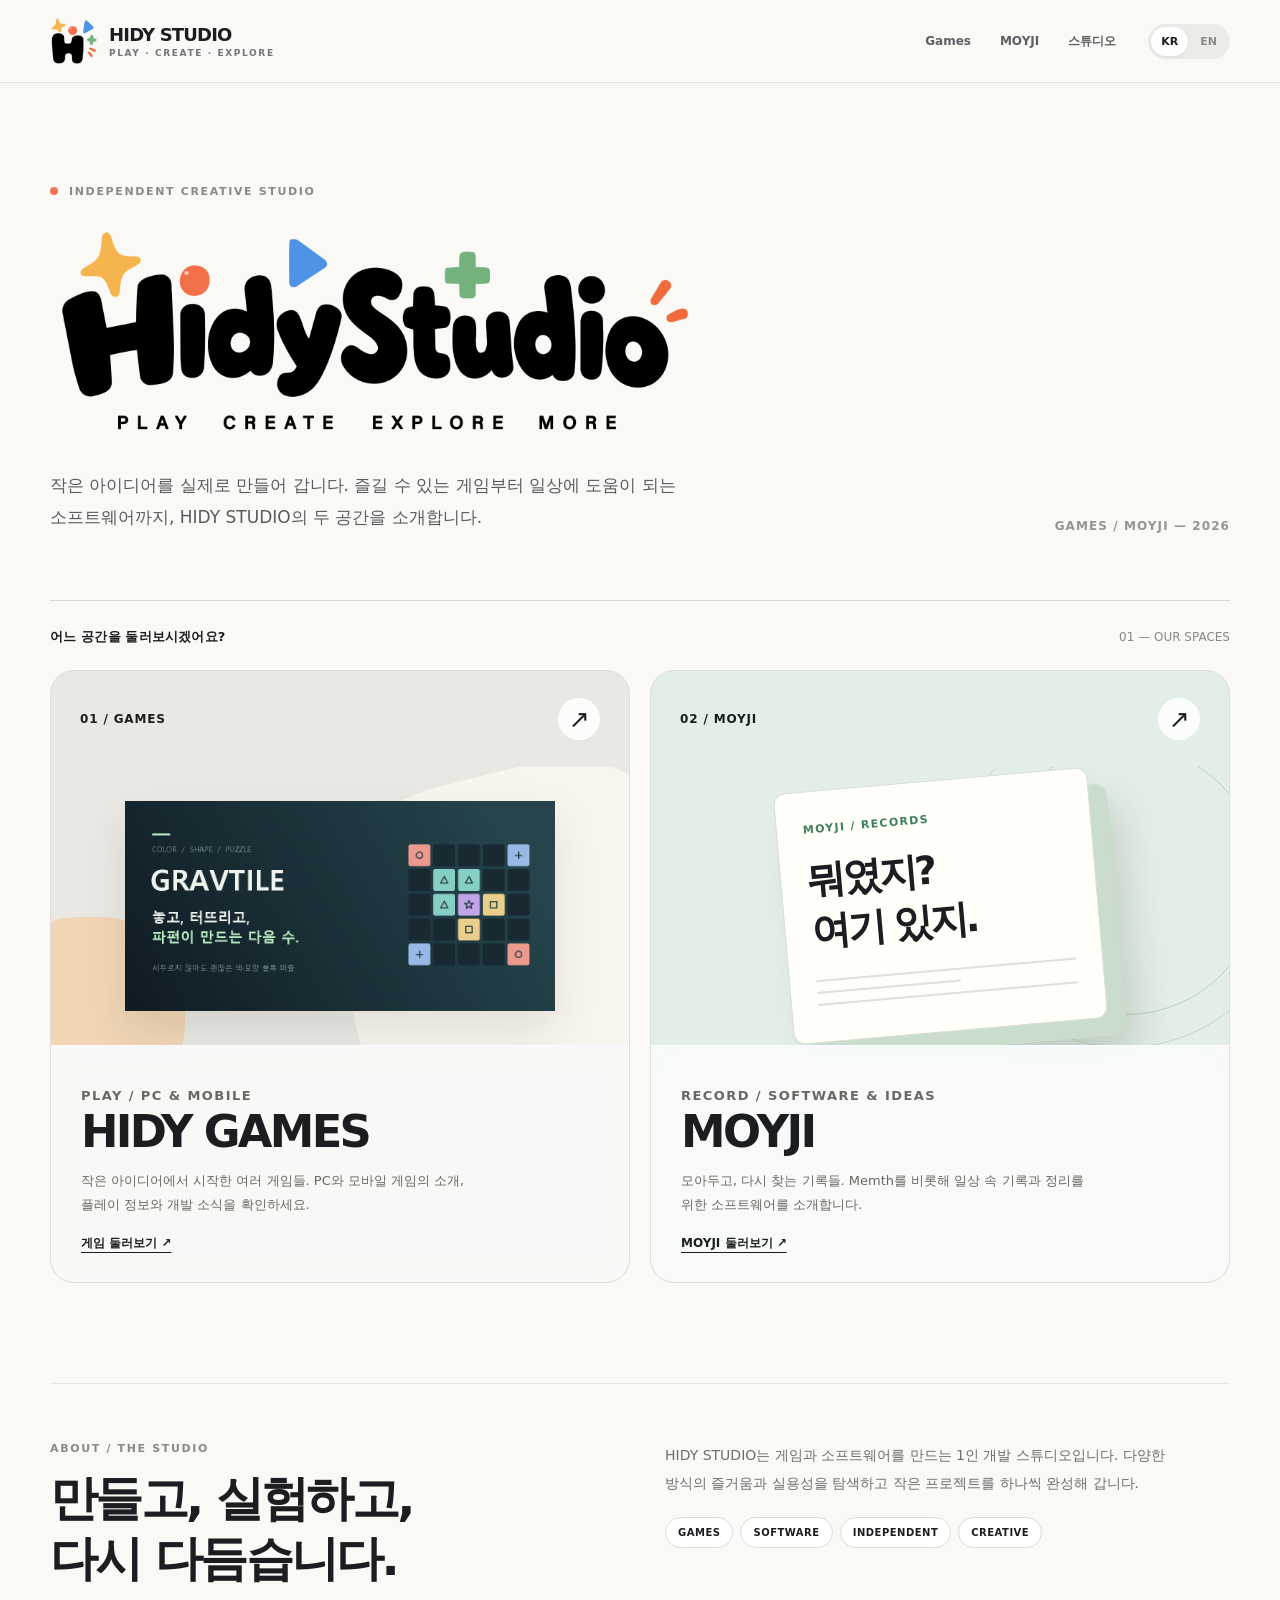
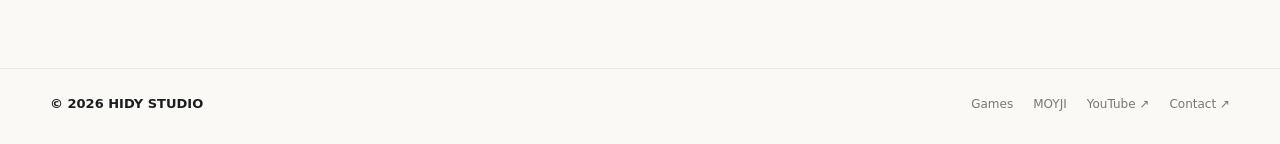
<file: index.html>
<!DOCTYPE html>
<html lang="ko">
<head>
  <meta charset="UTF-8" />
  <meta name="viewport" content="width=device-width, initial-scale=1.0" />
  <meta name="theme-color" content="#faf9f6" />
  <meta name="description" content="HIDY STUDIO — 독립 게임과 일상을 위한 소프트웨어를 만드는 작은 스튜디오. HidyGames와 MOYJI를 만나보세요." />
  <meta property="og:type" content="website" />
  <meta property="og:title" content="HIDY STUDIO — Games & MOYJI" />
  <meta property="og:description" content="Small ideas, made into things. Games and everyday tools by HIDY STUDIO." />
  <title>HIDY STUDIO — Games & MOYJI</title>
  <link rel="icon" href="HidyGames/assets/img/favicon.png" type="image/png" />
  <style>
    :root {
      color-scheme: light;
      --paper: #faf9f6;
      --ink: #1b1d20;
      --sub: #73757a;
      --edge: #e7e6e1;
      --orange: #ef7656;
      --green: #317b58;
      --focus: #4d79cc;
      --font: system-ui, -apple-system, BlinkMacSystemFont, "Noto Sans KR", "Apple SD Gothic Neo", "Malgun Gothic", sans-serif;
    }
    *, *::before, *::after { box-sizing: border-box; }
    html { scroll-behavior: smooth; }
    body { margin: 0; background: var(--paper); color: var(--ink); font-family: var(--font); -webkit-font-smoothing: antialiased; word-break: keep-all; }
    a { color: inherit; text-decoration: none; }
    button { font: inherit; }
    a:focus-visible, button:focus-visible { outline: 3px solid var(--focus); outline-offset: 4px; }
    .container { width: min(1180px, calc(100% - 64px)); margin: auto; }
    .skip { position: absolute; left: -9999px; top: 0; background: white; padding: 10px; z-index: 20; }
    .skip:focus { left: 14px; top: 14px; }
    header { background: rgba(250,249,246,.88); border-bottom: 1px solid var(--edge); position: sticky; top: 0; z-index: 10; backdrop-filter: blur(16px); }
    .nav { min-height: 82px; display: flex; align-items: center; justify-content: space-between; gap: 24px; }
    .brand { display: inline-flex; align-items: center; gap: 11px; min-width: 0; }
    .brand-logo { width: 48px; height: 48px; object-fit: contain; flex: none; }
    .brand-word { display: flex; flex-direction: column; gap: 3px; }
    .brand-word strong { font-weight: 900; letter-spacing: -.045em; font-size: 18px; }
    .brand-word small { color: var(--sub); font-size: 9px; letter-spacing: .18em; font-weight: 750; }
    .nav-right { display: flex; align-items: center; gap: 32px; }
    .nav-links { display: flex; align-items: center; gap: 29px; }
    .nav-links a { color: #5d5e62; font-weight: 750; font-size: 12px; transition: color .2s; }
    .nav-links a:hover { color: var(--ink); }
    .lang-toggle { display: inline-flex; border-radius: 999px; background: #ecebe8; padding: 3px; gap: 2px; }
    .lang-toggle button { cursor: pointer; border: 0; color: #898a8a; background: transparent; border-radius: 999px; font-size: 11px; padding: 8px 10px; font-weight: 850; }
    .lang-toggle button[aria-pressed="true"] { color: var(--ink); background: #fff; box-shadow: 0 1px 3px #00000012; }
    .hero { padding: 102px 0 67px; }
    .eyebrow { margin: 0; font-size: 11px; letter-spacing: .15em; font-weight: 850; color: #8a8a87; }
    .eyebrow .dot { display: inline-block; width: 8px; height: 8px; background: var(--orange); border-radius: 50%; margin-right: 11px; }
    h1 { font-size: clamp(58px, 8.4vw, 112px); line-height: 1.04; letter-spacing: -.075em; margin: 27px 0 25px; font-weight: 900; }
    .hero-lower { display: flex; align-items: end; justify-content: space-between; gap: 28px; }
    .hero-lead { max-width: 650px; margin: 0; color: #595b61; line-height: 1.85; font-size: clamp(15px, 1.45vw, 17px); }
    .hero-side { color: #96968f; font-size: 12px; font-weight: 750; letter-spacing: .09em; white-space: nowrap; }
    .section-head { padding: 27px 0 24px; border-top: 1px solid #dcdad5; display: flex; justify-content: space-between; align-items: center; gap: 20px; }
    .section-head strong { font-size: 13px; letter-spacing: .015em; }
    .section-head span { color: #888982; font-size: 12px; }
    .cards { display: grid; grid-template-columns: repeat(2, minmax(0, 1fr)); gap: 20px; padding-bottom: 100px; }
    .card { position: relative; min-height: 540px; border-radius: 24px; border: 1px solid #dededb; overflow: hidden; transition: transform .25s, box-shadow .25s; display: flex; flex-direction: column; isolation: isolate; }
    .card:hover { transform: translateY(-5px); box-shadow: 0 20px 50px #1e26121a; }
    .card:focus-visible { outline-offset: 5px; }
    .games { background: #eae8e2; }
    .moyji { background: #e3eee6; }
    .card-top { display: flex; align-items: center; justify-content: space-between; padding: 27px 29px; position: relative; z-index: 2; }
    .card-number { font-size: 12px; font-weight: 850; letter-spacing: .07em; }
    .card-visit { background: #ffffffdc; border: 1px solid #ffffffb5; height: 42px; width: 42px; display: grid; place-items: center; border-radius: 50%; font-size: 25px; transition: transform .25s; }
    .card:hover .card-visit { transform: translate(3px,-3px); }
    .card-art { flex: 1; min-height: 278px; position: relative; padding: 0 26px; display: flex; align-items: center; justify-content: center; overflow: hidden; }
    .games-art::before { content: ''; width: 370px; height: 370px; background: #f9f5ee; position: absolute; border-radius: 36%; rotate: -14deg; top: 3px; right: -85px; }
    .games-art::after { content: ''; width: 190px; height: 190px; border-radius: 44%; background: #f7bd76; opacity: .42; position: absolute; bottom: -62px; left: -56px; }
    .game-poster { position: relative; width: min(95%, 430px); max-height: 255px; object-fit: contain; z-index: 1; filter: drop-shadow(0 20px 20px #15151519); }
    .moyji-art::before { content: ''; position: absolute; width: 270px; height: 270px; border: 1px solid #a8c0ab; border-radius: 50%; opacity: .64; top: -22px; right: -32px; }
    .moyji-art::after { content: ''; position: absolute; width: 340px; height: 340px; border: 1px solid #a8c0ab; border-radius: 50%; opacity: .48; top: -59px; right: -65px; }
    .memo { position: relative; z-index: 1; width: min(80%, 315px); min-height: 228px; padding: 26px; border: 1px solid #d7e0d4; box-shadow: 18px 18px 0 #cadccb, 25px 40px 40px #213a2630; background: #fffef8; border-radius: 12px; transform: rotate(-5deg); }
    .memo-kicker { font-size: 11px; font-weight: 900; letter-spacing: .12em; color: #3d805b; }
    .memo strong { display: block; font-size: clamp(26px, 3.3vw, 39px); letter-spacing: -.08em; margin: 19px 0 23px; line-height: 1.3; }
    .memo-line { height: 2px; background: #dce1d9; margin: 10px 0; width: 100%; }
    .memo-line.short { width: 55%; }
    .card-bottom { padding: 24px 30px 30px; position: relative; z-index: 2; background: #ffffffb3; border-top: 1px solid #ffffff8a; backdrop-filter: blur(12px); }
    .card-category { margin: 0 0 10px; font-size: 10px; letter-spacing: .11em; font-weight: 900; color: #7f7e7b; }
    .card-bottom h2 { margin: 0; font-size: clamp(30px, 3.5vw, 46px); letter-spacing: -.06em; line-height: 1.05; }
    .card-bottom p { font-size: 13px; line-height: 1.85; color: #676861; margin: 14px 0 0; max-width: 410px; }
    .card-bottom .cta { display: inline-block; margin-top: 18px; font-size: 12px; font-weight: 850; text-decoration: underline; text-underline-offset: 5px; }
    .studio { border-top: 1px solid var(--edge); padding: 58px 0 80px; display: grid; grid-template-columns: 1fr 1fr; gap: 50px; }
    .studio h2 { margin: 13px 0 0; font-size: clamp(28px,4vw,48px); letter-spacing: -.055em; line-height: 1.25; }
    .studio-body { max-width: 500px; }
    .studio-body p { font-size: 14px; color: #6d6e70; line-height: 1.95; margin: 0 0 16px; }
    .studio-tags { display: flex; flex-wrap: wrap; gap: 7px; margin-top: 20px; }
    .studio-tags span { border-radius: 999px; padding: 9px 12px; border: 1px solid #ddddd7; background: white; font-size: 10px; font-weight: 800; letter-spacing: .05em; }
    footer { border-top: 1px solid var(--edge); }
    .footer-row { display: flex; align-items: center; justify-content: space-between; flex-wrap: wrap; gap: 25px; padding: 27px 0 33px; }
    .footer-row strong { font-size: 13px; font-weight: 900; }
    .foot-links { display: flex; gap: 20px; flex-wrap: wrap; font-size: 12px; color: #777875; }
    .foot-links a:hover { color: var(--ink); text-decoration: underline; }
    @media(max-width: 900px) { .hero { padding-top: 80px; } .cards { gap: 14px; } .card { min-height: 500px; } .studio { gap: 24px; } }
    @media(max-width: 700px) {
      .container { width: min(100% - 36px, 1180px); }
      .nav { min-height: 69px; }
      .brand-logo { width: 37px; height: 37px; }
      .nav-right { gap: 12px; }
      .nav-links { gap: 15px; }
      .nav-links a { font-size: 11px; }
      .nav-links .nav-about { display: none; }
      h1 { font-size: clamp(48px, 11.8vw, 76px); letter-spacing: -.072em; }
      .hero { padding: 68px 0 54px; }
      .hero-side { display: none; }
      .section-head span { display: none; }
      .cards { grid-template-columns: 1fr; padding-bottom: 62px; }
      .card { min-height: 495px; }
      .card-art { min-height: 270px; }
      .studio { grid-template-columns: 1fr; gap: 26px; padding: 46px 0 63px; }
      .footer-row { align-items: start; }
    }
    @media(prefers-reduced-motion: reduce) { html { scroll-behavior: auto; } .card,.card-visit { transition: none; } }

    /* HIDY STUDIO: original brand art (2026) */
    .hero-brand-heading { display: flex; flex-direction: column; align-items: flex-start; gap: 8px; margin: 22px 0 28px; }
    .hero-brand-symbols { display: block; width: clamp(300px, 55vw, 650px); max-width: 100%; height: auto; object-fit: contain; }
    .hero-brand-text { display: block; font-size: clamp(39px, 5.4vw, 68px); line-height: 1.12; font-weight: 900; letter-spacing: -.066em; white-space: nowrap; }
    .hero-brand-dot { color: var(--orange); }
    @media (max-width: 700px) {
      .brand-logo { width: 39px; height: 39px; }
      .hero-brand-heading { gap: 8px; margin: 21px 0 25px; }
      .hero-brand-symbols { width: min(100%, 550px); }
      .hero-brand-text { font-size: clamp(31px, 8vw, 48px); }
    }
  </style>
</head>
<body>
  <a class="skip" href="#main">본문으로 이동 / Skip to content</a>
  <header>
    <div class="container nav">
      <a class="brand" href="/" aria-label="HIDY STUDIO 홈">
        <img class="brand-logo" src="hidy-header-mark.png" alt="" onerror="this.style.display='none'" />
        <span class="brand-word"><strong>HIDY STUDIO</strong><small>PLAY · CREATE · EXPLORE</small></span>
      </a>
      <div class="nav-right">
        <nav class="nav-links" aria-label="메인 메뉴">
          <a href="HidyGames/">Games</a>
          <a href="MOYJI/">MOYJI</a>
          <a class="nav-about" href="#about"><span data-ko="스튜디오" data-en="Studio">스튜디오</span></a>
        </nav>
        <div class="lang-toggle" role="group" aria-label="Language">
          <button type="button" id="ko" aria-pressed="true">KR</button>
          <button type="button" id="en" aria-pressed="false">EN</button>
        </div>
      </div>
    </div>
  </header>

  <main id="main">
    <section class="hero container" aria-labelledby="hero-title">
      <p class="eyebrow"><span class="dot"></span>INDEPENDENT CREATIVE STUDIO</p>
      <h1 id="hero-title" class="hero-brand-heading">
        <img class="hero-brand-symbols" src="hidy-hero-symbols.png" alt="" aria-hidden="true" width="1820" height="628" />
      </h1>
      <div class="hero-lower">
        <p class="hero-lead" data-ko="작은 아이디어를 실제로 만들어 갑니다. 즐길 수 있는 게임부터 일상에 도움이 되는 소프트웨어까지, HIDY STUDIO의 두 공간을 소개합니다." data-en="Turning small ideas into things you can use and enjoy. Explore two spaces at HIDY STUDIO, from games to everyday software.">작은 아이디어를 실제로 만들어 갑니다. 즐길 수 있는 게임부터 일상에 도움이 되는 소프트웨어까지, HIDY STUDIO의 두 공간을 소개합니다.</p>
        <span class="hero-side">GAMES / MOYJI — 2026</span>
      </div>
    </section>

    <section class="container" aria-labelledby="spaces-title">
      <div class="section-head"><strong id="spaces-title" data-ko="어느 공간을 둘러보시겠어요?" data-en="Choose a space to explore">어느 공간을 둘러보시겠어요?</strong><span>01 — OUR SPACES</span></div>
      <div class="cards">
        <a class="card games" href="HidyGames/" aria-label="HidyGames 홈페이지로 이동">
          <div class="card-top"><span class="card-number">01 / GAMES</span><span class="card-visit" aria-hidden="true">↗</span></div>
          <div class="card-art games-art">
            <img class="game-poster" src="HidyGames/assets/img/gravtile/hero-ko.png" alt="GRAVTILE 게임 대표 이미지" onerror="this.style.display='none'" />
          </div>
          <div class="card-bottom">
            <p class="card-category">PLAY / PC & MOBILE</p>
            <h2>HIDY GAMES</h2>
            <p data-ko="작은 아이디어에서 시작한 여러 게임들. PC와 모바일 게임의 소개, 플레이 정보와 개발 소식을 확인하세요." data-en="Games that start with small ideas. Explore PC and mobile projects, release information, and development updates.">작은 아이디어에서 시작한 여러 게임들. PC와 모바일 게임의 소개, 플레이 정보와 개발 소식을 확인하세요.</p>
            <span class="cta" data-ko="게임 둘러보기 ↗" data-en="Explore games ↗">게임 둘러보기 ↗</span>
          </div>
        </a>
        <a class="card moyji" href="MOYJI/" aria-label="MOYJI 홈페이지로 이동">
          <div class="card-top"><span class="card-number">02 / MOYJI</span><span class="card-visit" aria-hidden="true">↗</span></div>
          <div class="card-art moyji-art">
            <div class="memo" aria-hidden="true">
              <span class="memo-kicker">MOYJI / RECORDS</span>
              <strong data-ko="뭐였지?<br>여기 있지." data-en="Where was it?<br>Right here.">뭐였지?<br />여기 있지.</strong>
              <div class="memo-line"></div><div class="memo-line short"></div><div class="memo-line"></div>
            </div>
          </div>
          <div class="card-bottom">
            <p class="card-category">RECORD / SOFTWARE & IDEAS</p>
            <h2>MOYJI</h2>
            <p data-ko="모아두고, 다시 찾는 기록들. Memth를 비롯해 일상 속 기록과 정리를 위한 소프트웨어를 소개합니다." data-en="Collect, organize, and find it again. Meet Memth and other software projects for everyday records.">모아두고, 다시 찾는 기록들. Memth를 비롯해 일상 속 기록과 정리를 위한 소프트웨어를 소개합니다.</p>
            <span class="cta" data-ko="MOYJI 둘러보기 ↗" data-en="Explore MOYJI ↗">MOYJI 둘러보기 ↗</span>
          </div>
        </a>
      </div>
    </section>

    <section id="about" class="container studio" aria-labelledby="about-title">
      <div><p class="eyebrow">ABOUT / THE STUDIO</p><h2 id="about-title" data-ko="만들고, 실험하고,<br>다시 다듬습니다." data-en="Make, explore,<br>and refine.">만들고, 실험하고,<br />다시 다듬습니다.</h2></div>
      <div class="studio-body">
        <p data-ko="HIDY STUDIO는 게임과 소프트웨어를 만드는 1인 개발 스튜디오입니다. 다양한 방식의 즐거움과 실용성을 탐색하고 작은 프로젝트를 하나씩 완성해 갑니다." data-en="HIDY STUDIO is a solo independent development studio creating games and software, exploring playful experiences and useful everyday tools.">HIDY STUDIO는 게임과 소프트웨어를 만드는 1인 개발 스튜디오입니다. 다양한 방식의 즐거움과 실용성을 탐색하고 작은 프로젝트를 하나씩 완성해 갑니다.</p>
        <div class="studio-tags"><span>GAMES</span><span>SOFTWARE</span><span>INDEPENDENT</span><span>CREATIVE</span></div>
      </div>
    </section>
  </main>

  <footer><div class="container footer-row"><strong>© 2026 HIDY STUDIO</strong><div class="foot-links"><a href="HidyGames/">Games</a><a href="MOYJI/">MOYJI</a><a href="https://www.youtube.com/@HidyGames" target="_blank" rel="noopener noreferrer">YouTube ↗</a><a href="mailto:hidygames.studio@gmail.com">Contact ↗</a></div></div></footer>
  <script>
    (function () {
      var buttons = { ko: document.getElementById('ko'), en: document.getElementById('en') };
      function setLang(lang) {
        document.documentElement.lang = lang;
        Object.keys(buttons).forEach(function (key) { buttons[key].setAttribute('aria-pressed', key === lang ? 'true' : 'false'); });
        document.querySelectorAll('[data-ko][data-en]').forEach(function (el) { el.innerHTML = el.getAttribute('data-' + lang); });
      }
      buttons.ko.addEventListener('click', function () { setLang('ko'); });
      buttons.en.addEventListener('click', function () { setLang('en'); });
    })();
  </script>
</body>
</html>
</file>
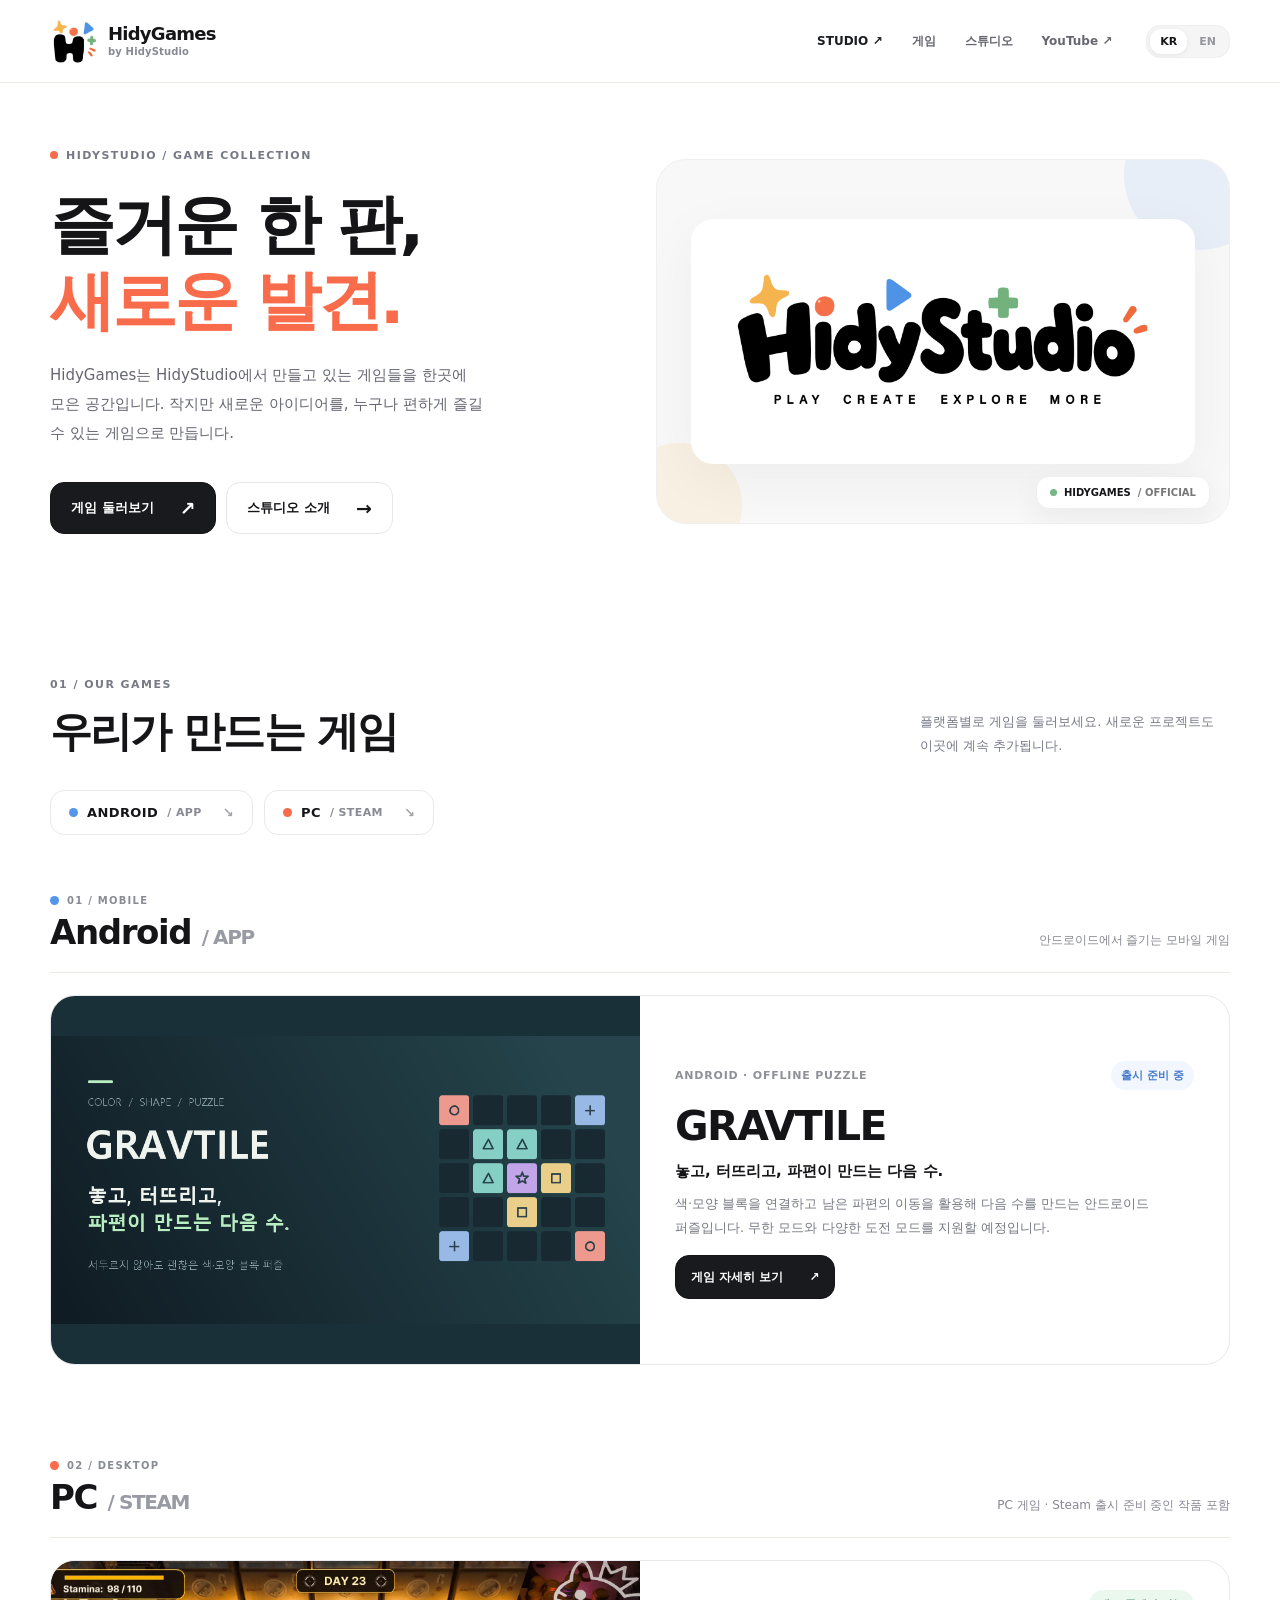
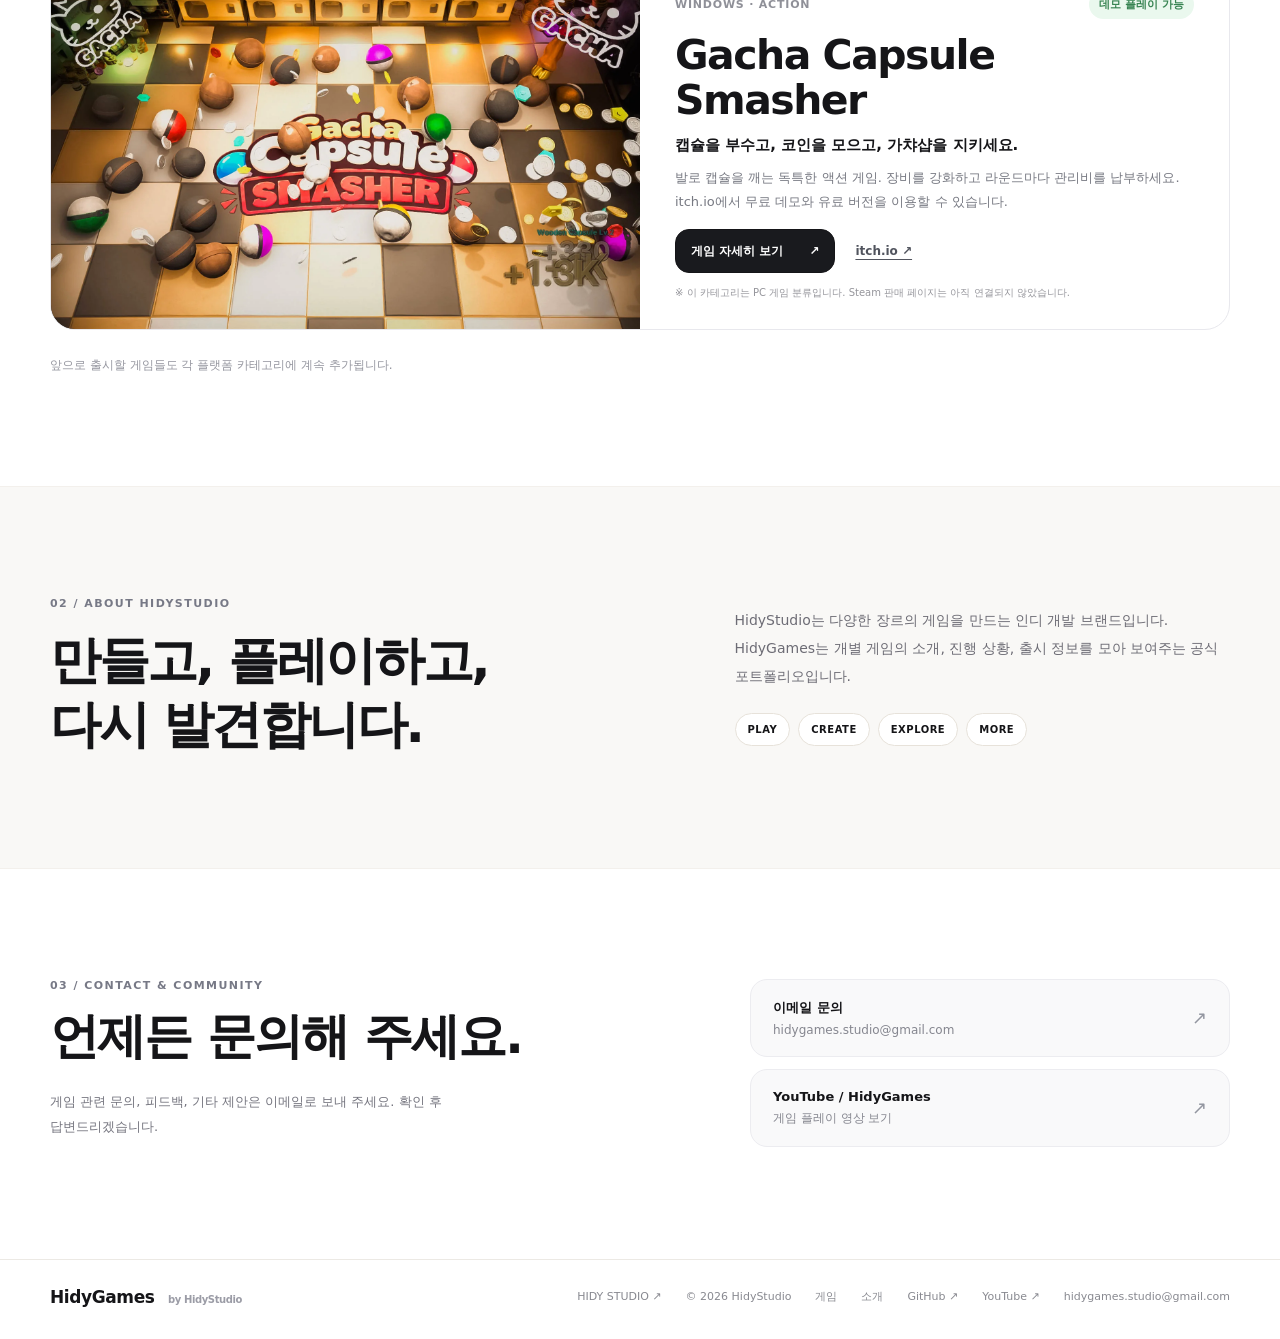
<file: HidyGames/index.html>
<!DOCTYPE html>

<html lang="ko"><head><meta charset="utf-8"/><meta content="width=device-width,initial-scale=1" name="viewport"/><meta content="#ffffff" name="theme-color"/><meta content="HidyStudio가 만드는 게임을 모아둔 HidyGames 공식 사이트. Android와 PC 카테고리로 게임을 소개합니다." name="description"/><meta content="website" property="og:type"/><meta content="HidyGames — HidyStudio 게임 포트폴리오" property="og:title"/><meta content="HidyStudio가 만드는 게임을 모아둔 HidyGames 공식 사이트. Android와 PC 카테고리로 게임을 소개합니다." property="og:description"/><link href="assets/img/favicon.png" rel="icon" type="image/png"/><link href="assets/css/site.css" rel="stylesheet"/><title>HidyGames — HidyStudio 게임 포트폴리오</title></head><body class="" data-description-en="HidyGames is the official site for games by HidyStudio, presented in Android and PC categories." data-description-ko="HidyStudio가 만드는 게임을 모아둔 HidyGames 공식 사이트. Android와 PC 카테고리로 게임을 소개합니다." data-title-en="HidyGames — HidyStudio game portfolio" data-title-ko="HidyGames — HidyStudio 게임 포트폴리오"><a class="sr-only" href="#main">본문으로 이동 / Skip to content</a><header class="site-header"><div class="container header-inner"><a aria-label="HidyGames homepage" class="brand" href="index.html"><img alt="" class="brand-icon" height="49" src="assets/img/hidystudio-mark.png" width="49"/><span class="brand-lines"><span class="brand-name">HidyGames</span><span class="brand-by">by HidyStudio</span></span></a><div class="header-side"><nav aria-label="Main navigation" class="nav"><a class="nav-hub" href="../" aria-label="HIDY STUDIO 메인 홈페이지">STUDIO ↗</a><a href="index.html#games"><span data-en="GAMES" data-ko="게임">게임</span></a><a class="nav-about" href="index.html#about"><span data-en="STUDIO" data-ko="스튜디오">스튜디오</span></a><a href="https://www.youtube.com/@HidyGames" rel="noopener noreferrer" target="_blank">YouTube ↗</a></nav><div aria-label="Language" class="lang"><button aria-pressed="true" class="is-active" data-lang-button="ko" type="button">KR</button><button aria-pressed="false" data-lang-button="en" type="button">EN</button></div></div></div></header><main id="main"><div class="container"><section aria-labelledby="hero-title" class="hero"><div class="hero-copy"><div class="eyebrow"><span class="spark"></span>HIDYSTUDIO / GAME COLLECTION</div><h1 id="hero-title"><span data-en="A little play," data-ko="즐거운 한 판,">즐거운 한 판,</span><br/><span class="accent" data-en="a new discovery." data-ko="새로운 발견.">새로운 발견.</span></h1><p class="lead"><span data-en="HidyGames brings together the games being created at HidyStudio. We turn small, curious ideas into approachable play." data-ko="HidyGames는 HidyStudio에서 만들고 있는 게임들을 한곳에 모은 공간입니다. 작지만 새로운 아이디어를, 누구나 편하게 즐길 수 있는 게임으로 만듭니다.">HidyGames는 HidyStudio에서 만들고 있는 게임들을 한곳에 모은 공간입니다. 작지만 새로운 아이디어를, 누구나 편하게 즐길 수 있는 게임으로 만듭니다.</span></p><div class="actions"><a class="btn btn-primary" href="#games"><span data-en="Explore games" data-ko="게임 둘러보기">게임 둘러보기</span> <span aria-hidden="true" class="go">↗</span></a><a class="btn btn-light" href="#about"><span data-en="About HidyStudio" data-ko="스튜디오 소개">스튜디오 소개</span> <span aria-hidden="true" class="go">→</span></a></div></div><div class="brand-stage"><div class="brand-stage-inner"><img alt="HidyStudio — PLAY CREATE EXPLORE MORE" height="530" src="assets/img/hidystudio-wordmark.png" width="1500"/></div><div class="stage-sticker"><span></span><b>HIDYGAMES</b> / OFFICIAL</div></div></section></div>
<section class="section container games-section" id="games">
<div class="section-header"><div><div class="eyebrow">01 / OUR GAMES</div>
<h2><span data-en="Our games" data-ko="우리가 만드는 게임">우리가 만드는 게임</span></h2></div>
<p><span data-en="Browse the collection by platform. New projects will continue to be added here." data-ko="플랫폼별로 게임을 둘러보세요. 새로운 프로젝트도 이곳에 계속 추가됩니다.">플랫폼별로 게임을 둘러보세요. 새로운 프로젝트도 이곳에 계속 추가됩니다.</span></p>
</div>
<nav aria-label="Game platforms" class="platform-jump">
<a href="#android-games"><span class="jump-dot jump-dot-blue"></span>ANDROID <small>/ APP</small> <span aria-hidden="true">↘</span></a>
<a href="#pc-games"><span class="jump-dot jump-dot-orange"></span>PC <small>/ STEAM</small> <span aria-hidden="true">↘</span></a>
</nav>
<section aria-labelledby="android-title" class="platform-section" id="android-games">
<div class="platform-header"><div><div class="platform-kicker"><span class="jump-dot jump-dot-blue"></span> 01 / MOBILE</div>
<h3 id="android-title">Android <span>/ APP</span></h3></div>
<p><span data-en="Games made for Android phones" data-ko="안드로이드에서 즐기는 모바일 게임">안드로이드에서 즐기는 모바일 게임</span></p></div>
<article class="platform-card">
<a aria-label="GRAVTILE" class="platform-art art-gravtile" href="gravtile.html"><img alt="GRAVTILE 대표 이미지: 실제 게임의 블록 디자인을 사용한 공식 소개 배너" data-img-en="assets/img/gravtile/hero-en.png" data-img-ko="assets/img/gravtile/hero-ko.png" height="500" loading="lazy" src="assets/img/gravtile/hero-ko.png" width="1024"/></a>
<div class="platform-info"><div class="platform-meta"><span>ANDROID · OFFLINE PUZZLE</span><span class="status"><span data-en="COMING SOON" data-ko="출시 준비 중">출시 준비 중</span></span></div>
<h4>GRAVTILE</h4>
<p class="platform-lead"><span data-en="Place. Match. Reconnect." data-ko="놓고, 터뜨리고, 파편이 만드는 다음 수.">놓고, 터뜨리고, 파편이 만드는 다음 수.</span></p>
<p class="platform-summary"><span data-en="An Android puzzle about matching colour-and-shape blocks and planning around how fragments move. Endless play and different challenge objectives are part of the experience." data-ko="색·모양 블록을 연결하고 남은 파편의 이동을 활용해 다음 수를 만드는 안드로이드 퍼즐입니다. 무한 모드와 다양한 도전 모드를 지원할 예정입니다.">색·모양 블록을 연결하고 남은 파편의 이동을 활용해 다음 수를 만드는 안드로이드 퍼즐입니다. 무한 모드와 다양한 도전 모드를 지원할 예정입니다.</span></p>
<div class="platform-actions"><a class="btn btn-primary" href="gravtile.html"><span data-en="View game" data-ko="게임 자세히 보기">게임 자세히 보기</span> <span aria-hidden="true">↗</span></a></div></div>
</article>
</section>
<section aria-labelledby="pc-title" class="platform-section" id="pc-games">
<div class="platform-header"><div><div class="platform-kicker"><span class="jump-dot jump-dot-orange"></span> 02 / DESKTOP</div>
<h3 id="pc-title">PC <span>/ STEAM</span></h3></div>
<p><span data-en="PC titles, including games planned for Steam" data-ko="PC 게임 · Steam 출시 준비 중인 작품 포함">PC 게임 · Steam 출시 준비 중인 작품 포함</span></p></div>
<article class="platform-card">
<a aria-label="Gacha Capsule Smasher" class="platform-art art-gacha" href="gacha.html"><img alt="Gacha Capsule Smasher 실제 플레이 화면" height="1080" loading="lazy" src="assets/img/gacha/gameplay-main.webp" width="1920"/></a>
<div class="platform-info"><div class="platform-meta"><span>WINDOWS · ACTION</span><span class="status status-live"><span data-en="DEMO AVAILABLE" data-ko="데모 플레이 가능">데모 플레이 가능</span></span></div>
<h4>Gacha Capsule<br/> Smasher</h4>
<p class="platform-lead"><span data-en="Smash capsules, earn coins, and keep the shop running." data-ko="캡슐을 부수고, 코인을 모으고, 가챠샵을 지키세요.">캡슐을 부수고, 코인을 모으고, 가챠샵을 지키세요.</span></p>
<p class="platform-summary"><span data-en="A quirky action game about kicking open capsules, upgrading gear and paying maintenance bills. The free demo and paid edition are available on itch.io." data-ko="발로 캡슐을 깨는 독특한 액션 게임. 장비를 강화하고 라운드마다 관리비를 납부하세요. itch.io에서 무료 데모와 유료 버전을 이용할 수 있습니다.">발로 캡슐을 깨는 독특한 액션 게임. 장비를 강화하고 라운드마다 관리비를 납부하세요. itch.io에서 무료 데모와 유료 버전을 이용할 수 있습니다.</span></p>
<div class="platform-actions"><a class="btn btn-primary" href="gacha.html"><span data-en="View game" data-ko="게임 자세히 보기">게임 자세히 보기</span> <span aria-hidden="true">↗</span></a><a class="text-link" href="https://hidystudio.itch.io/gacha-capsule-smasher" rel="noopener noreferrer" target="_blank">itch.io ↗</a></div>
<div class="store-caption"><span data-en="※ This category is for PC titles. A Steam store page is not linked yet." data-ko="※ 이 카테고리는 PC 게임 분류입니다. Steam 판매 페이지는 아직 연결되지 않았습니다.">※ 이 카테고리는 PC 게임 분류입니다. Steam 판매 페이지는 아직 연결되지 않았습니다.</span></div>
</div>
</article>
</section>
<p class="future-note"><span data-en="Future titles will be added to their respective platform categories." data-ko="앞으로 출시할 게임들도 각 플랫폼 카테고리에 계속 추가됩니다.">앞으로 출시할 게임들도 각 플랫폼 카테고리에 계속 추가됩니다.</span></p>
</section>
<section class="section about" id="about"><div class="container about-inner"><div><div class="eyebrow">02 / ABOUT HIDYSTUDIO</div><h2 class="about-title"><span data-en="Create, play," data-ko="만들고, 플레이하고,">만들고, 플레이하고,</span><br/><span data-en="discover again." data-ko="다시 발견합니다.">다시 발견합니다.</span></h2></div><div><p class="about-text"><span data-en="HidyStudio is an independent game development label exploring different genres. HidyGames is the official portfolio for game introductions, development status and release information." data-ko="HidyStudio는 다양한 장르의 게임을 만드는 인디 개발 브랜드입니다. HidyGames는 개별 게임의 소개, 진행 상황, 출시 정보를 모아 보여주는 공식 포트폴리오입니다.">HidyStudio는 다양한 장르의 게임을 만드는 인디 개발 브랜드입니다. HidyGames는 개별 게임의 소개, 진행 상황, 출시 정보를 모아 보여주는 공식 포트폴리오입니다.</span></p><div class="tag-stack"><span>PLAY</span><span>CREATE</span><span>EXPLORE</span><span>MORE</span></div></div></div></section>
<section class="section container" id="contact">
<div class="contact contact-updated"><div><div class="eyebrow">03 / CONTACT &amp; COMMUNITY</div><h2><span data-en="Get in touch." data-ko="언제든 문의해 주세요.">언제든 문의해 주세요.</span></h2>
<p><span data-en="For game questions, feedback, or other enquiries, contact us by email. We will reply after reviewing your message." data-ko="게임 관련 문의, 피드백, 기타 제안은 이메일로 보내 주세요. 확인 후 답변드리겠습니다.">게임 관련 문의, 피드백, 기타 제안은 이메일로 보내 주세요. 확인 후 답변드리겠습니다.</span></p></div>
<div class="contact-links"><a class="contact-link" href="mailto:hidygames.studio@gmail.com"><span><b><span data-en="Email support" data-ko="이메일 문의">이메일 문의</span></b><small>hidygames.studio@gmail.com</small></span><span aria-hidden="true">↗</span></a>
<a class="contact-link" href="https://www.youtube.com/@HidyGames" rel="noopener noreferrer" target="_blank"><span><b>YouTube / HidyGames</b><small><span data-en="Watch gameplay videos" data-ko="게임 플레이 영상 보기">게임 플레이 영상 보기</span></small></span><span aria-hidden="true">↗</span></a></div></div>
</section></main><footer class="site-footer"><div class="container footer-inner"><a class="footer-brand" href="index.html">HidyGames <small>by HidyStudio</small></a><div class="footer-links"><a href="../" aria-label="HIDY STUDIO 공식 홈페이지">HIDY STUDIO ↗</a><span>© 2026 HidyStudio</span><a href="index.html#games"><span data-en="Games" data-ko="게임">게임</span></a><a href="index.html#about"><span data-en="About" data-ko="소개">소개</span></a><a href="https://github.com/HIDYSTUDIO/hidystudio.github.io" rel="noopener noreferrer" target="_blank">GitHub ↗</a><a href="https://www.youtube.com/@HidyGames" rel="noopener noreferrer" target="_blank">YouTube ↗</a><a href="mailto:hidygames.studio@gmail.com">hidygames.studio@gmail.com</a></div></div></footer><script defer="" src="assets/js/site.js"></script></body></html>
</file>
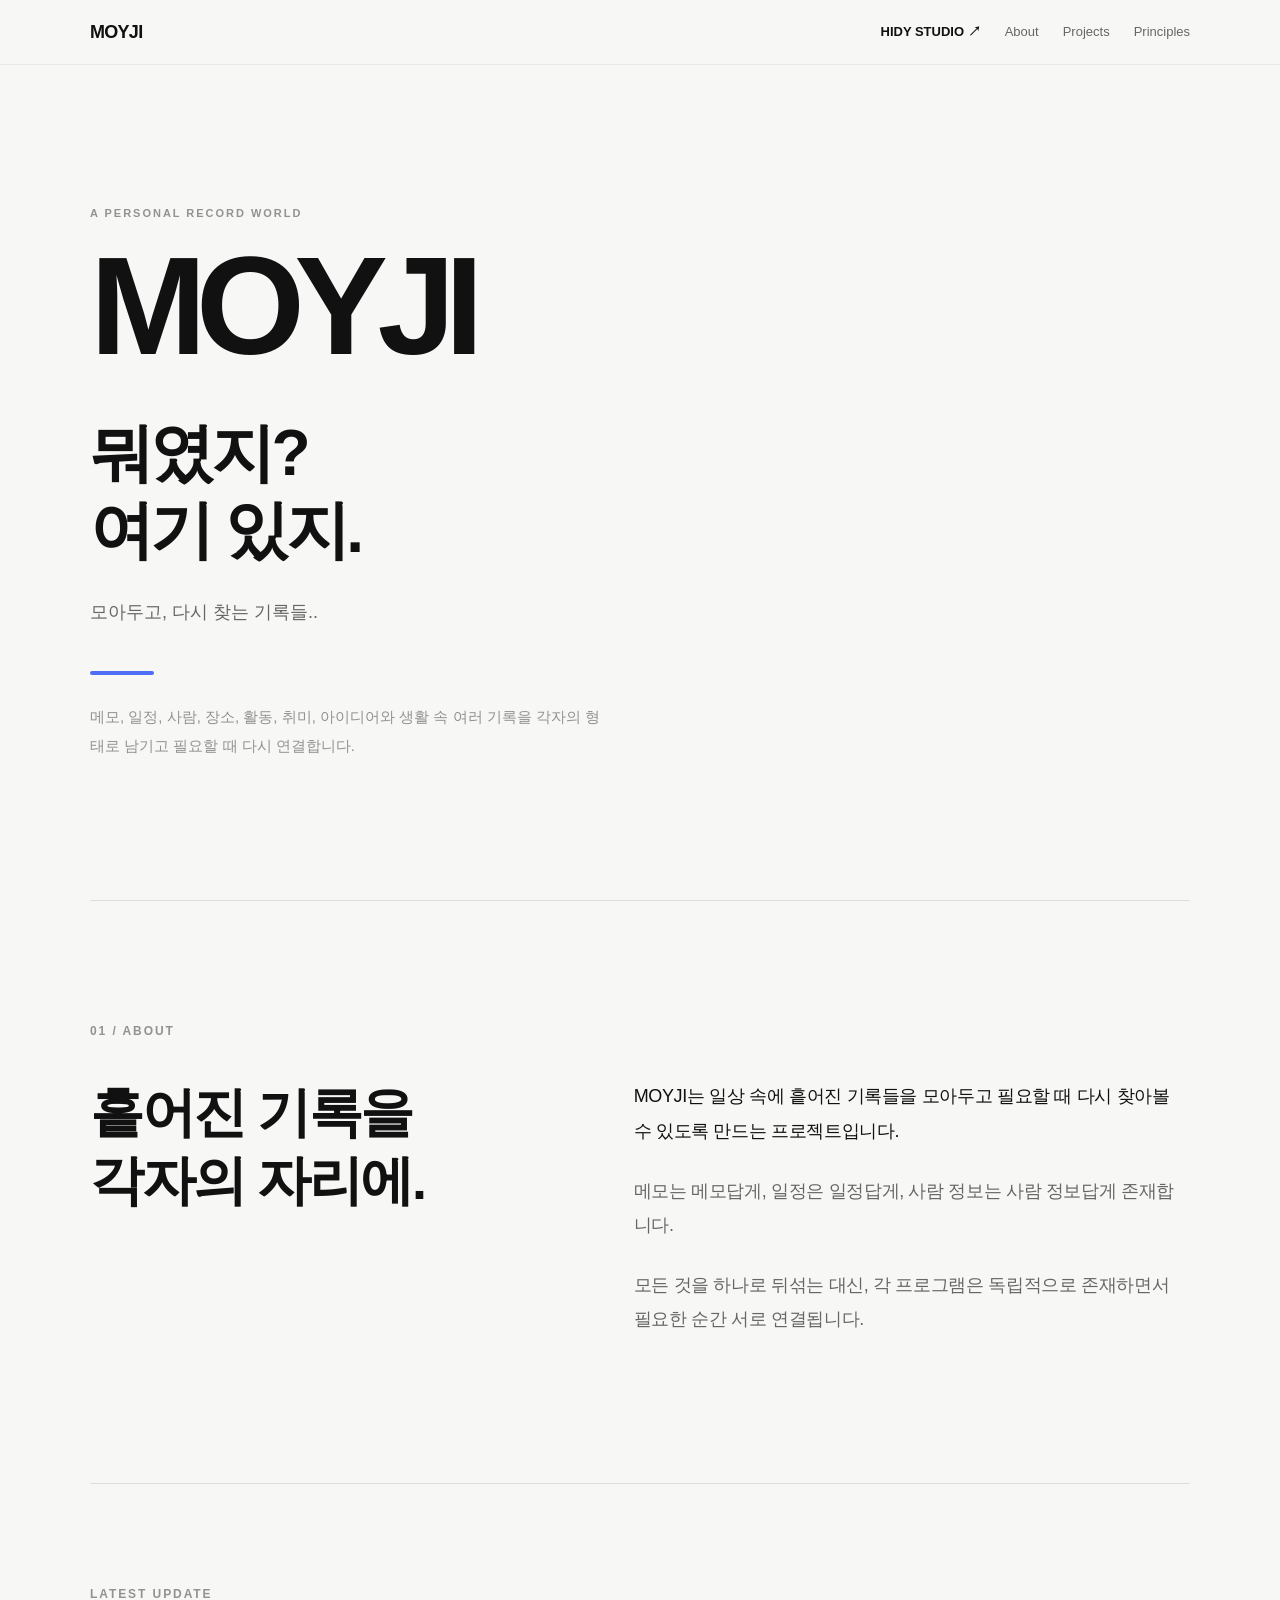
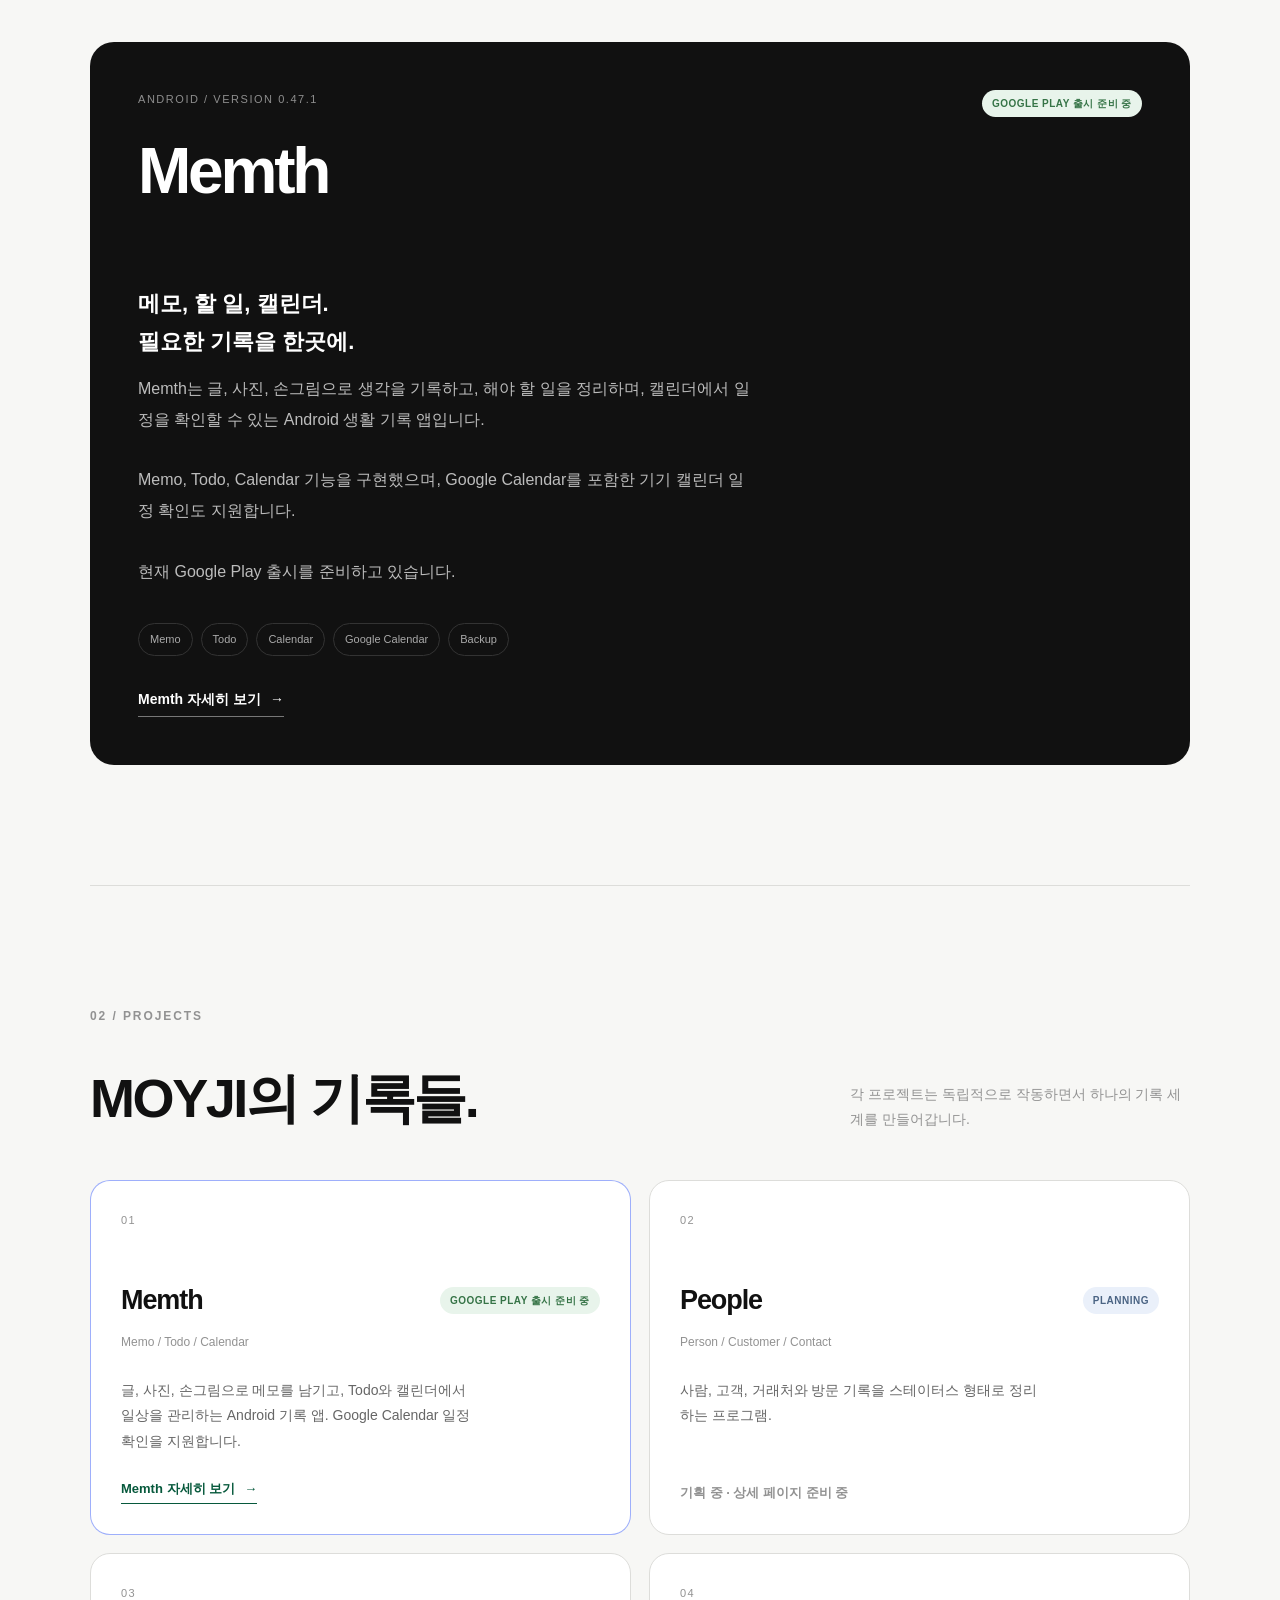
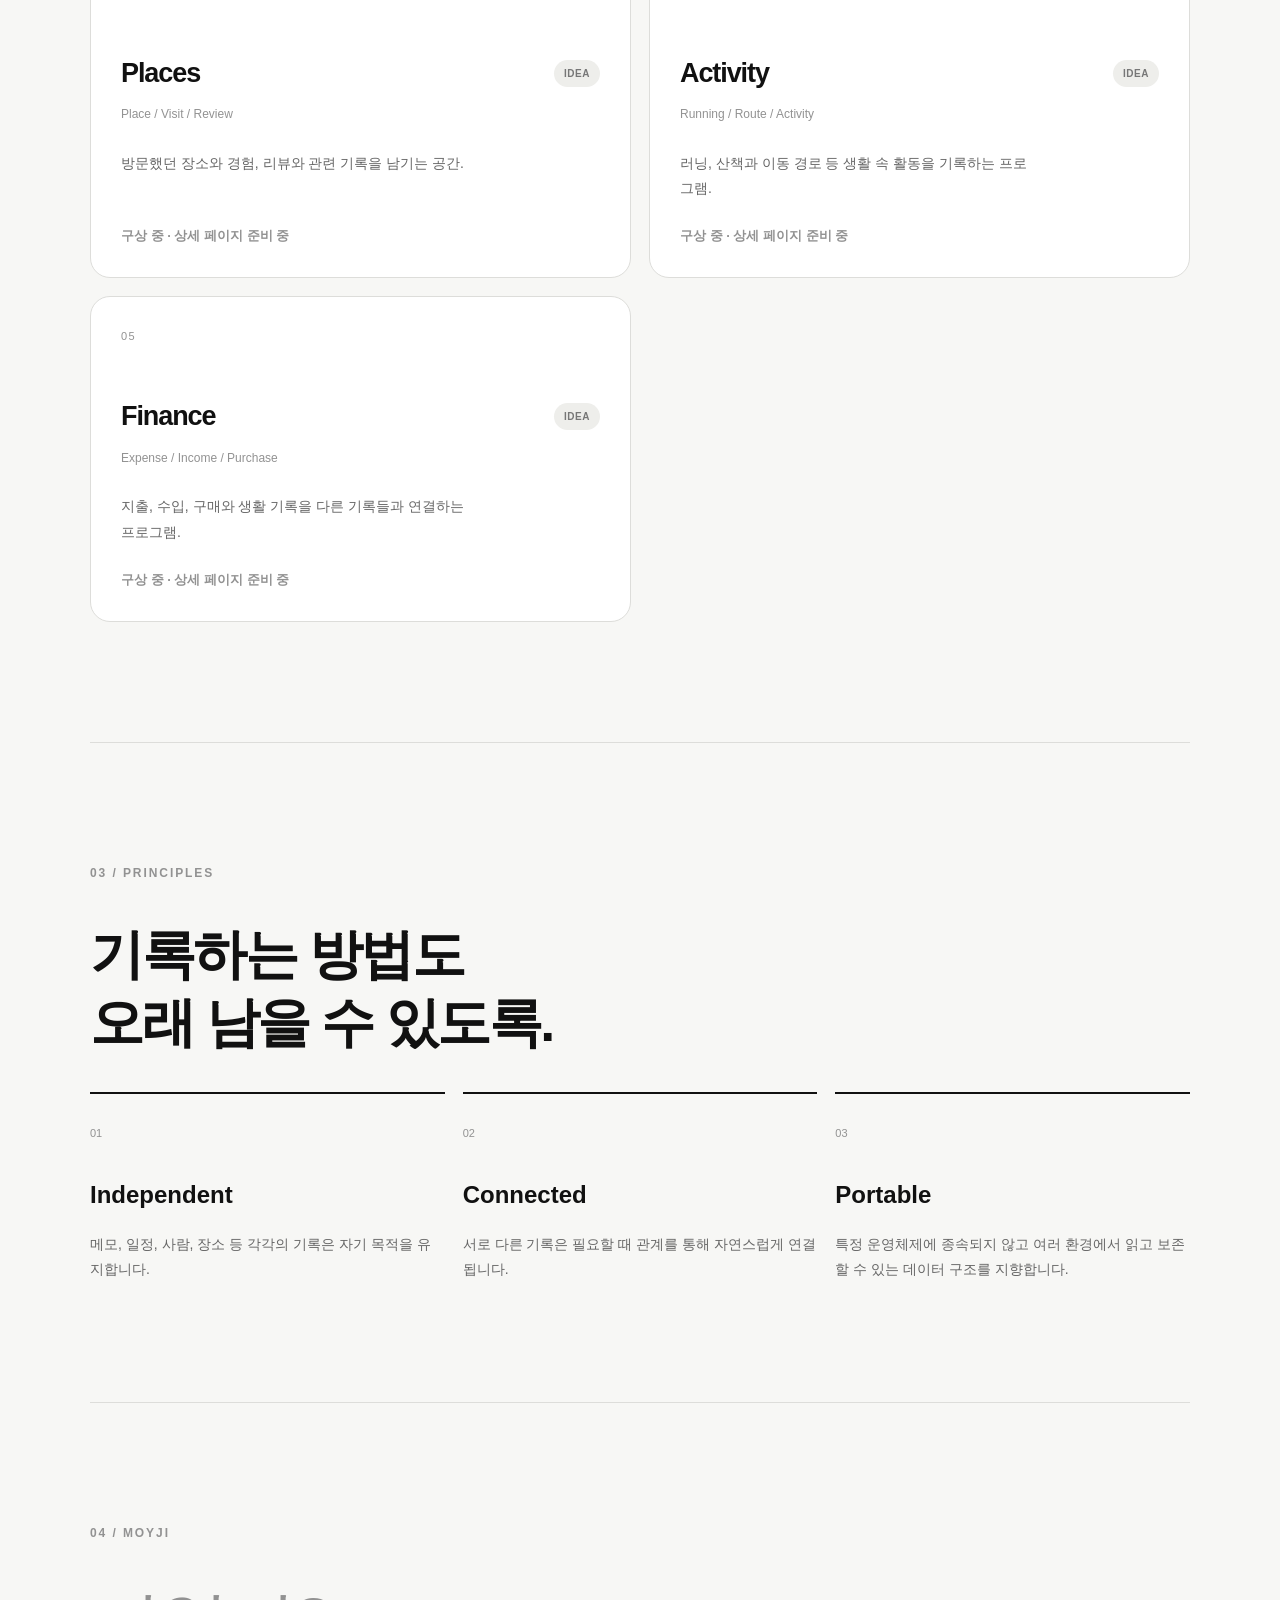
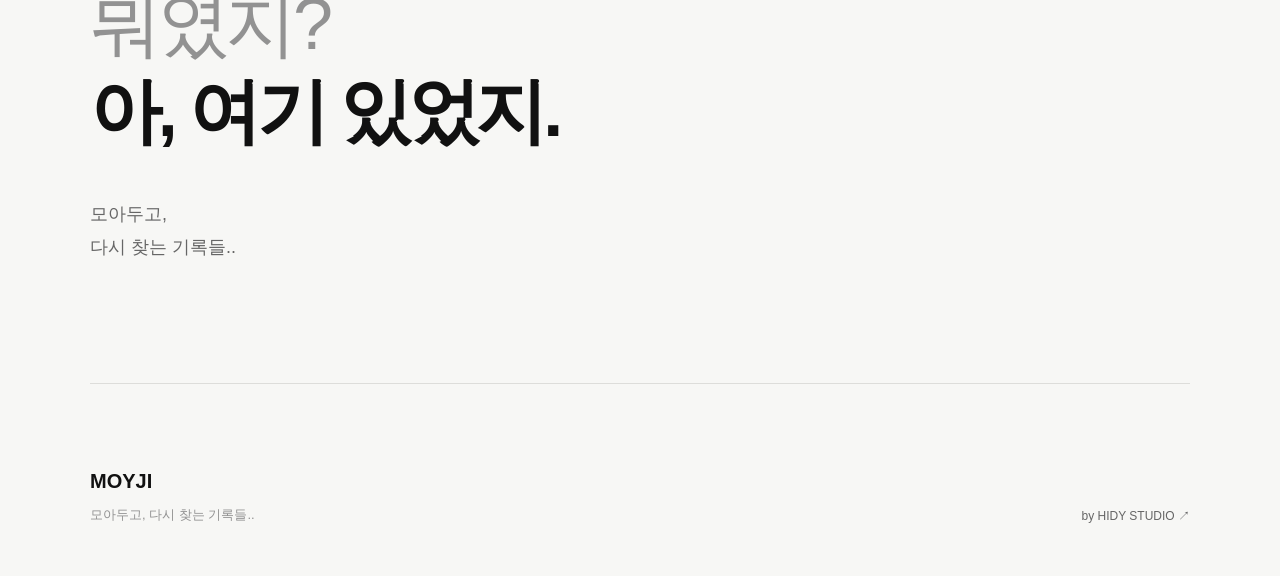
<file: MOYJI/index.html>
<!DOCTYPE html>
<html lang="ko">

<head>
  <meta charset="UTF-8">
  <meta name="viewport" content="width=device-width, initial-scale=1.0">

  <title>MOYJI — 모아두고, 다시 찾는 기록들..</title>

  <meta
    name="description"
    content="MOYJI — 뭐였지? 여기 있지. 모아두고, 다시 찾는 기록들.."
  >

  <link rel="icon" href="favicon.svg" type="image/svg+xml">
  <link rel="stylesheet" href="style.css">

  <style>

    /* MEMTH LINK */

    .memth-link {
      display: inline-flex;
      align-items: center;
      gap: 9px;
      margin-top: 24px;
      padding-bottom: 3px;
      color: #07593c;
      font-size: 13px;
      font-weight: 700;
      text-decoration: none;
      border-bottom: 1px solid currentColor;
    }

    .memth-link:hover {
      color: #043c28;
    }

    /* LATEST UPDATE LINK */

    .focus-link {
      display: inline-flex;
      align-items: center;
      gap: 9px;
      align-self: flex-start;
      margin-top: 32px;
      padding-bottom: 5px;
      color: #ffffff;
      font-size: 14px;
      font-weight: 700;
      text-decoration: none;
      border-bottom: 1px solid #777777;
    }

    .focus-link:hover {
      color: #bde3ce;
      border-color: #bde3ce;
    }

    /* PROJECT CARD FOOTER */

    .project-card {
      display: flex;
      flex-direction: column;
    }

    .project-card .memth-link {
      align-self: flex-start;
      margin-top: auto;
      padding-top: 24px;
    }

    .project-note {
      margin-top: auto;
      padding-top: 24px;
      color: #929292;
      font-size: 13px;
      font-weight: 600;
    }

  </style>

</head>

<body>

  <!-- NAVIGATION -->

  <nav class="top-nav">

    <div class="nav-inner">

      <a class="nav-logo" href="#top">
        MOYJI
      </a>

      <div class="nav-links">
        <a class="nav-studio" href="../">HIDY STUDIO ↗</a>
        <a href="#about">About</a>
        <a href="#projects">Projects</a>
        <a href="#principles">Principles</a>
      </div>

    </div>

  </nav>


  <main id="top">


    <!-- HERO -->

    <header class="hero">

      <p class="eyebrow">
        A PERSONAL RECORD WORLD
      </p>

      <h1 class="hero-logo">
        MOYJI
      </h1>

      <h2 class="catchphrase">
        뭐였지?<br>
        여기 있지.
      </h2>

      <p class="tagline">
        모아두고, 다시 찾는 기록들..
      </p>

      <div class="accent-line"></div>

      <p class="hero-description">
        메모, 일정, 사람, 장소, 활동, 취미,
        아이디어와 생활 속 여러 기록을
        각자의 형태로 남기고 필요할 때 다시 연결합니다.
      </p>

    </header>


    <!-- ABOUT -->

    <section id="about" class="section">

      <div class="section-label">
        01 / ABOUT
      </div>

      <div class="about-layout">

        <h2 class="section-heading">
          흩어진 기록을<br>
          각자의 자리에.
        </h2>

        <div class="about-content">

          <p>
            MOYJI는 일상 속에 흩어진 기록들을
            모아두고 필요할 때 다시 찾아볼 수 있도록
            만드는 프로젝트입니다.
          </p>

          <p class="muted">
            메모는 메모답게,
            일정은 일정답게,
            사람 정보는 사람 정보답게 존재합니다.
          </p>

          <p class="muted">
            모든 것을 하나로 뒤섞는 대신,
            각 프로그램은 독립적으로 존재하면서
            필요한 순간 서로 연결됩니다.
          </p>

        </div>

      </div>

    </section>


    <!-- LATEST UPDATE : MEMTH -->

    <section class="section focus-section">

      <div class="section-label">
        LATEST UPDATE
      </div>

      <div class="focus-card">

        <div class="focus-top">

          <div>

            <p class="focus-caption">
              ANDROID / VERSION 0.47.1
            </p>

            <h2>
              Memth
            </h2>

          </div>

          <span class="status developing">
            Google Play 출시 준비 중
          </span>

        </div>

        <p class="focus-title">
          메모, 할 일, 캘린더.<br>
          필요한 기록을 한곳에.
        </p>

        <p class="focus-description">
          Memth는 글, 사진, 손그림으로 생각을 기록하고,
          해야 할 일을 정리하며,
          캘린더에서 일정을 확인할 수 있는
          Android 생활 기록 앱입니다.
          <br><br>
          Memo, Todo, Calendar 기능을 구현했으며,
          Google Calendar를 포함한 기기 캘린더
          일정 확인도 지원합니다.
          <br><br>
          현재 Google Play 출시를 준비하고 있습니다.
        </p>

        <div class="focus-tags">

          <span>Memo</span>
          <span>Todo</span>
          <span>Calendar</span>
          <span>Google Calendar</span>
          <span>Backup</span>

        </div>

        <a class="focus-link" href="memth.html">
          Memth 자세히 보기
          <span aria-hidden="true">→</span>
        </a>

      </div>

    </section>


    <!-- PROJECTS -->

    <section id="projects" class="section">

      <div class="section-label">
        02 / PROJECTS
      </div>

      <div class="section-head">

        <h2 class="section-heading">
          MOYJI의 기록들.
        </h2>

        <p>
          각 프로젝트는 독립적으로 작동하면서
          하나의 기록 세계를 만들어갑니다.
        </p>

      </div>


      <div class="projects">


        <!-- MEMTH -->

        <article class="project-card highlight">

          <div class="project-number">
            01
          </div>

          <div class="project-head">

            <h3>Memth</h3>

            <span class="status developing">
              Google Play 출시 준비 중
            </span>

          </div>

          <p class="project-category">
            Memo / Todo / Calendar
          </p>

          <p class="project-description">
            글, 사진, 손그림으로 메모를 남기고,
            Todo와 캘린더에서 일상을 관리하는
            Android 기록 앱.
            Google Calendar 일정 확인을 지원합니다.
          </p>

          <a class="memth-link" href="memth.html">
            Memth 자세히 보기
            <span aria-hidden="true">→</span>
          </a>

        </article>


        <!-- PEOPLE -->

        <article class="project-card">

          <div class="project-number">
            02
          </div>

          <div class="project-head">

            <h3>People</h3>

            <span class="status planning">
              Planning
            </span>

          </div>

          <p class="project-category">
            Person / Customer / Contact
          </p>

          <p class="project-description">
            사람, 고객, 거래처와 방문 기록을
            스테이터스 형태로 정리하는 프로그램.
          </p>

          <div class="project-note">
            기획 중 · 상세 페이지 준비 중
          </div>

        </article>


        <!-- PLACES -->

        <article class="project-card">

          <div class="project-number">
            03
          </div>

          <div class="project-head">

            <h3>Places</h3>

            <span class="status idea">
              Idea
            </span>

          </div>

          <p class="project-category">
            Place / Visit / Review
          </p>

          <p class="project-description">
            방문했던 장소와 경험,
            리뷰와 관련 기록을 남기는 공간.
          </p>

          <div class="project-note">
            구상 중 · 상세 페이지 준비 중
          </div>

        </article>


        <!-- ACTIVITY -->

        <article class="project-card">

          <div class="project-number">
            04
          </div>

          <div class="project-head">

            <h3>Activity</h3>

            <span class="status idea">
              Idea
            </span>

          </div>

          <p class="project-category">
            Running / Route / Activity
          </p>

          <p class="project-description">
            러닝, 산책과 이동 경로 등
            생활 속 활동을 기록하는 프로그램.
          </p>

          <div class="project-note">
            구상 중 · 상세 페이지 준비 중
          </div>

        </article>


        <!-- FINANCE -->

        <article class="project-card">

          <div class="project-number">
            05
          </div>

          <div class="project-head">

            <h3>Finance</h3>

            <span class="status idea">
              Idea
            </span>

          </div>

          <p class="project-category">
            Expense / Income / Purchase
          </p>

          <p class="project-description">
            지출, 수입, 구매와 생활 기록을
            다른 기록들과 연결하는 프로그램.
          </p>

          <div class="project-note">
            구상 중 · 상세 페이지 준비 중
          </div>

        </article>

      </div>

    </section>


    <!-- PRINCIPLES -->

    <section id="principles" class="section">

      <div class="section-label">
        03 / PRINCIPLES
      </div>

      <h2 class="section-heading">
        기록하는 방법도<br>
        오래 남을 수 있도록.
      </h2>

      <div class="principles">

        <article class="principle">

          <span class="principle-number">01</span>

          <h3>Independent</h3>

          <p>
            메모, 일정, 사람, 장소 등
            각각의 기록은 자기 목적을 유지합니다.
          </p>

        </article>


        <article class="principle">

          <span class="principle-number">02</span>

          <h3>Connected</h3>

          <p>
            서로 다른 기록은 필요할 때
            관계를 통해 자연스럽게 연결됩니다.
          </p>

        </article>


        <article class="principle">

          <span class="principle-number">03</span>

          <h3>Portable</h3>

          <p>
            특정 운영체제에 종속되지 않고
            여러 환경에서 읽고 보존할 수 있는
            데이터 구조를 지향합니다.
          </p>

        </article>

      </div>

    </section>


    <!-- PHILOSOPHY -->

    <section class="section philosophy">

      <div class="section-label">
        04 / MOYJI
      </div>

      <blockquote>

        <span>뭐였지?</span>

        <strong>
          아, 여기 있었지.
        </strong>

      </blockquote>

      <p>
        모아두고,<br>
        다시 찾는 기록들..
      </p>

    </section>


    <!-- FOOTER -->

    <footer>

      <div class="footer-brand">

        <strong>MOYJI</strong>

        <p>
          모아두고, 다시 찾는 기록들..
        </p>

      </div>

      <div class="footer-right">

        <span>
          <a href="../" class="studio-footer-link">by HIDY STUDIO ↗</a>
        </span>

      </div>

    </footer>

  </main>

</body>

</html>
</file>
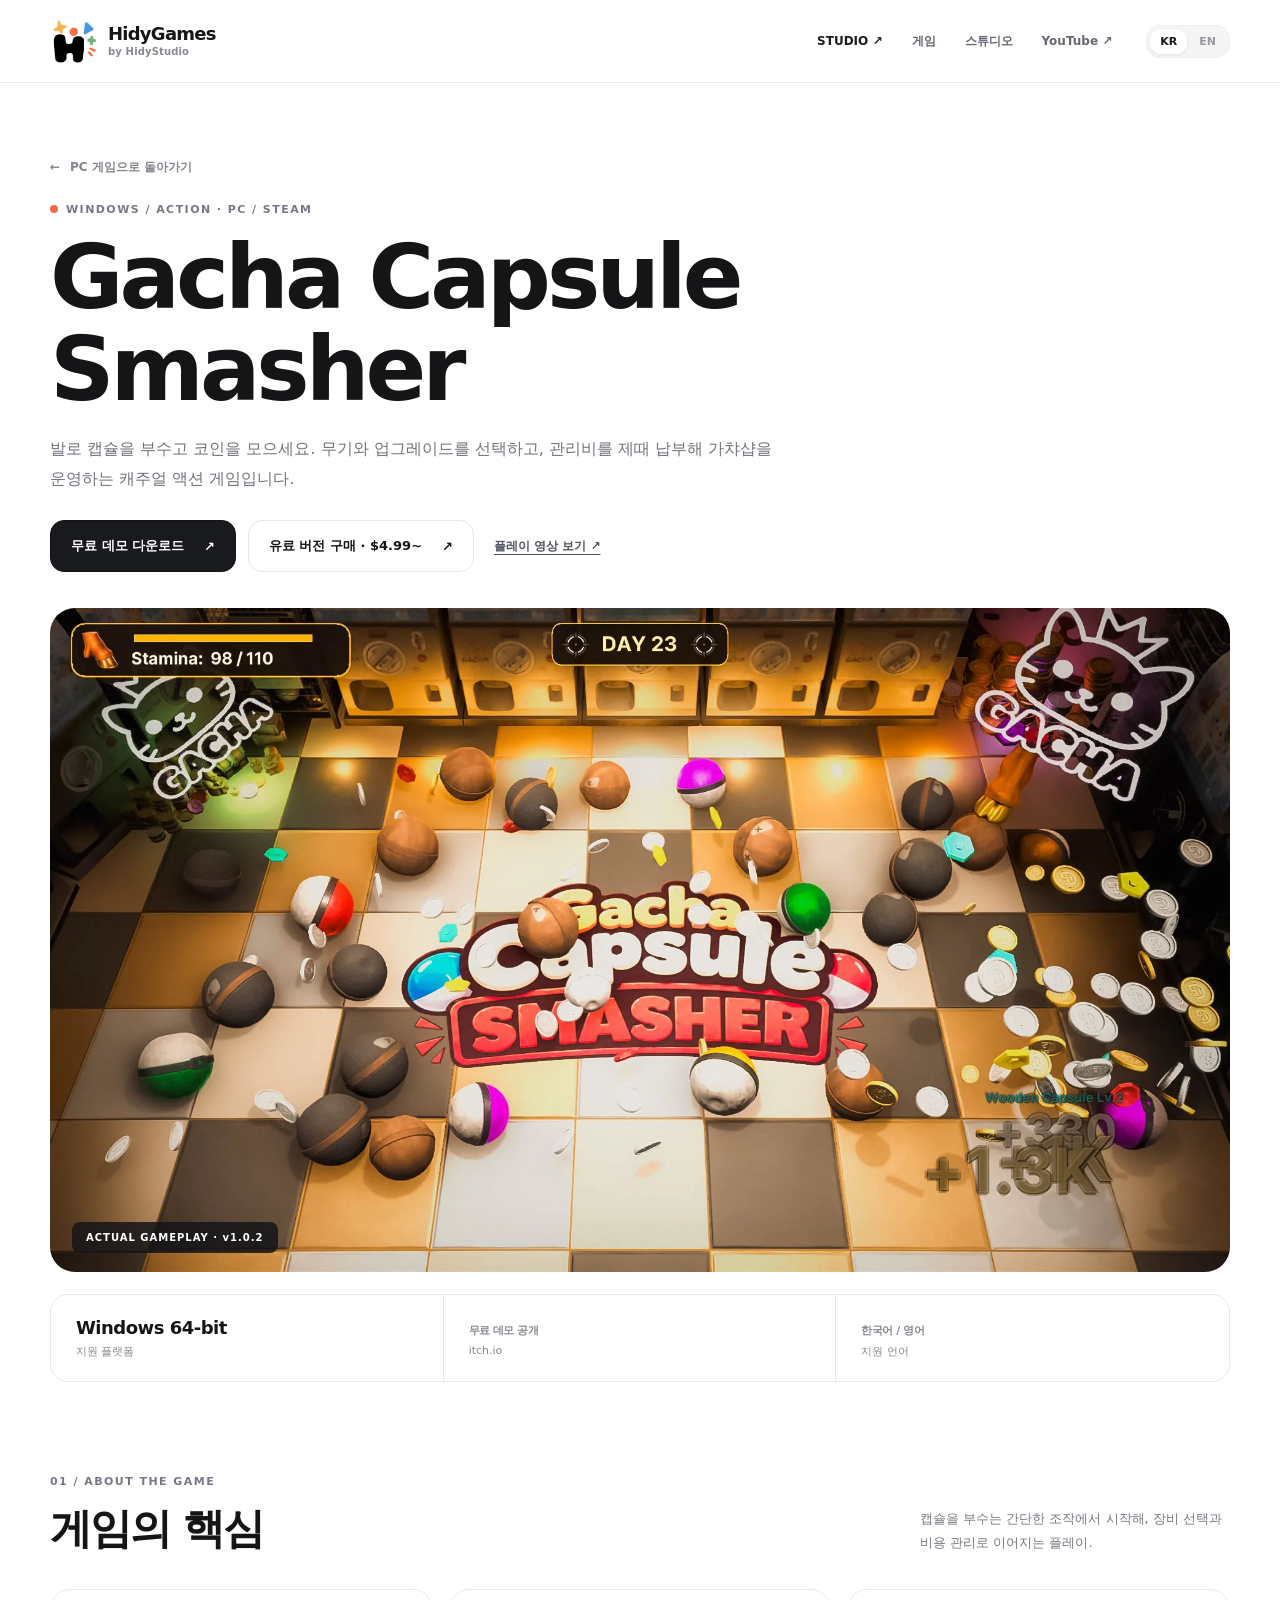
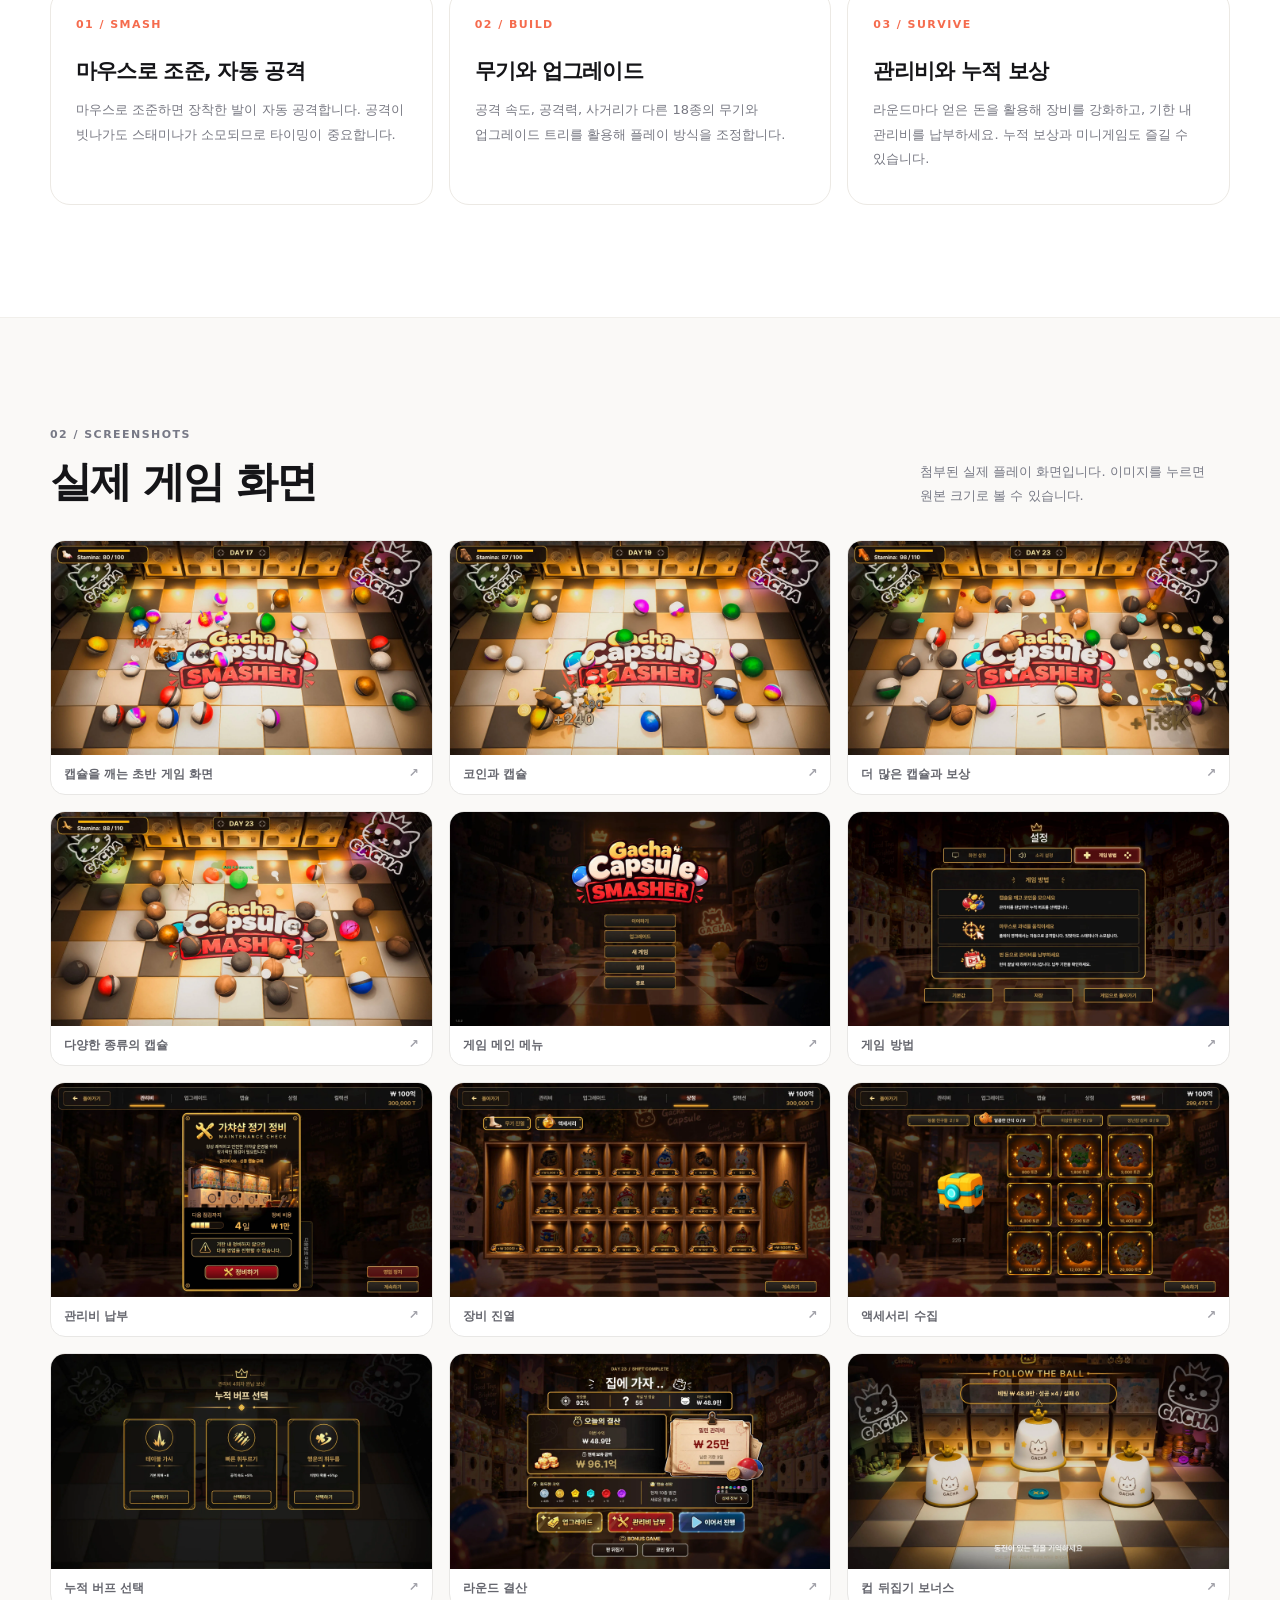
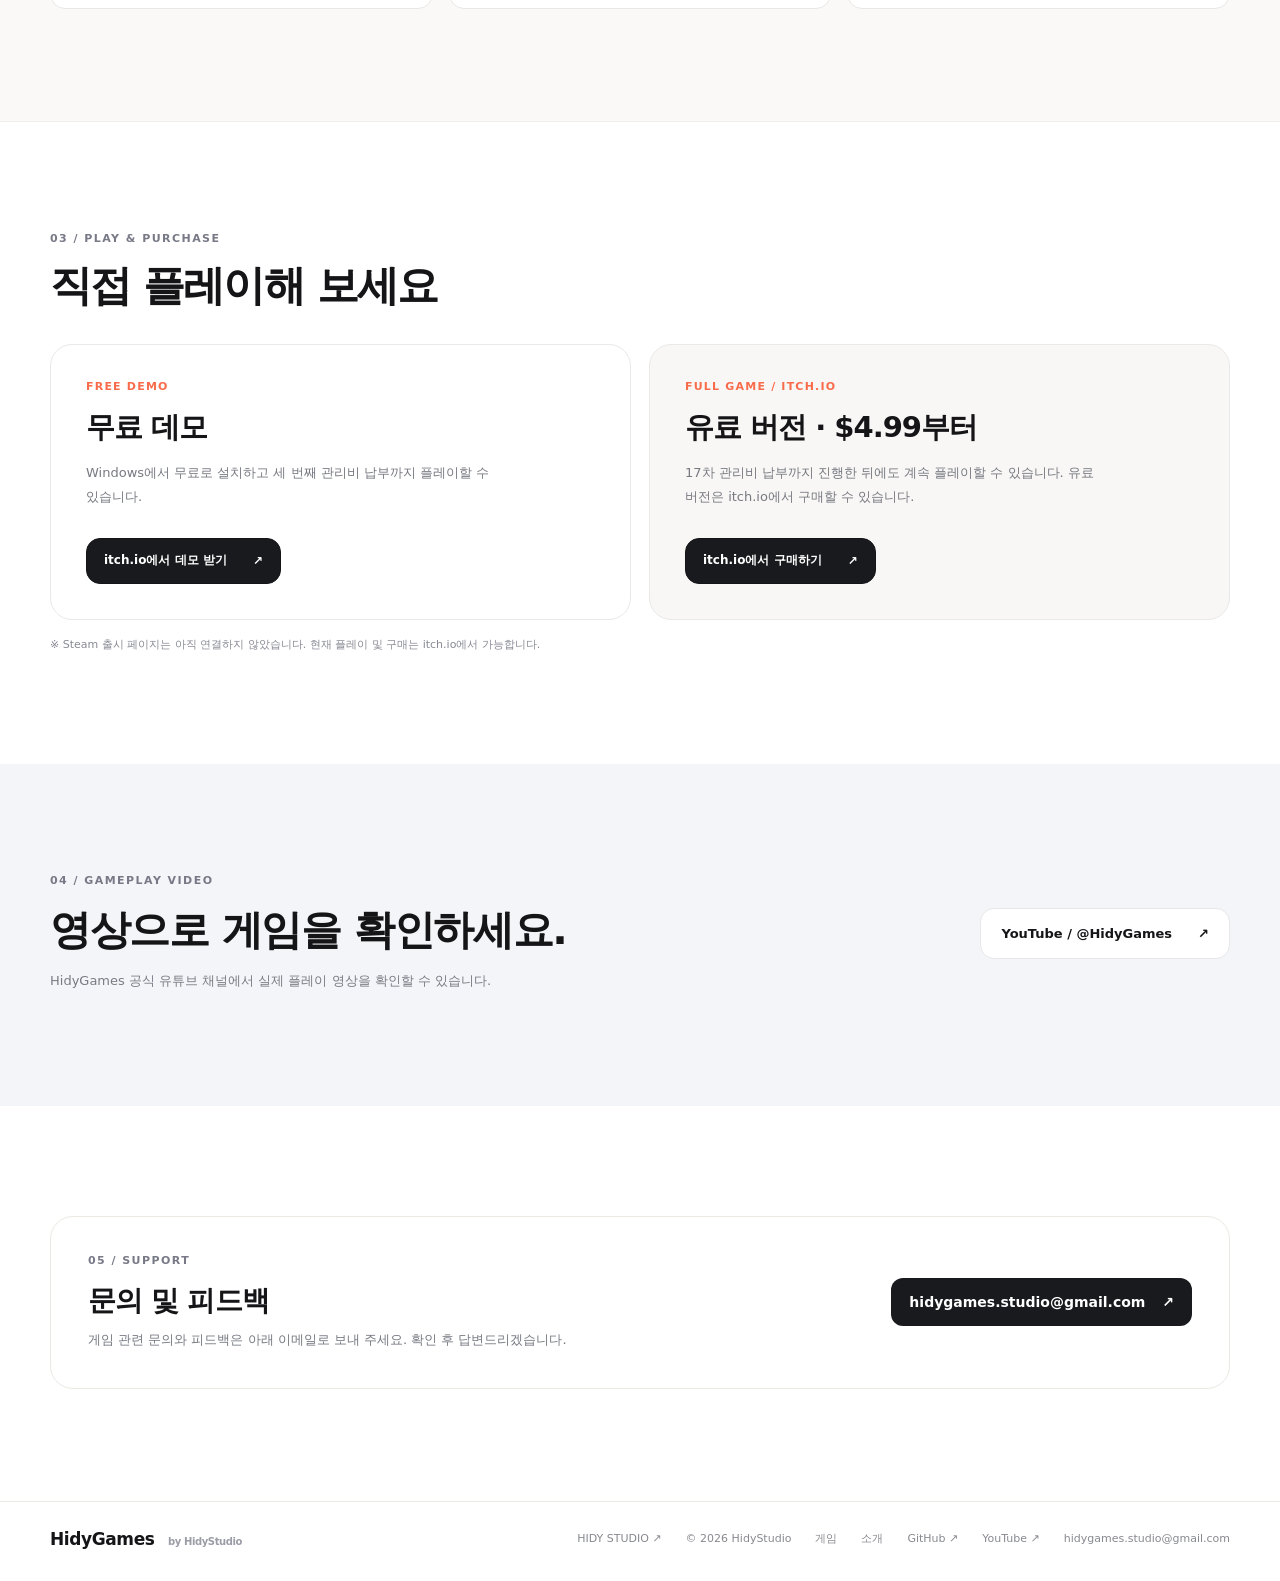
<file: HidyGames/gacha.html>
<!DOCTYPE html>

<html lang="ko"><head><meta charset="utf-8"/><meta content="width=device-width,initial-scale=1" name="viewport"/><meta content="#ffffff" name="theme-color"/><meta content="Gacha Capsule Smasher: Windows 액션 게임. 무료 데모 다운로드 및 유료 버전 구매는 itch.io에서 가능합니다." name="description"/><meta content="website" property="og:type"/><meta content="Gacha Capsule Smasher — HidyGames" property="og:title"/><meta content="Gacha Capsule Smasher: Windows 액션 게임. 무료 데모 다운로드 및 유료 버전 구매는 itch.io에서 가능합니다." property="og:description"/><link href="assets/img/favicon.png" rel="icon" type="image/png"/><link href="assets/css/site.css" rel="stylesheet"/><title>Gacha Capsule Smasher — HidyGames</title><meta content="https://hidystudio.github.io/HidyGames/assets/img/gacha/gameplay-main.webp" property="og:image"/></head><body class="" data-description-en="Gacha Capsule Smasher: a Windows action game. Free demo and paid version available on itch.io." data-description-ko="Gacha Capsule Smasher: Windows 액션 게임. 무료 데모 다운로드 및 유료 버전 구매는 itch.io에서 가능합니다." data-title-en="Gacha Capsule Smasher — HidyGames" data-title-ko="Gacha Capsule Smasher — HidyGames"><a class="sr-only" href="#main">본문으로 이동 / Skip to content</a><header class="site-header"><div class="container header-inner"><a aria-label="HidyGames homepage" class="brand" href="index.html"><img alt="" class="brand-icon" height="49" src="assets/img/hidystudio-mark.png" width="49"/><span class="brand-lines"><span class="brand-name">HidyGames</span><span class="brand-by">by HidyStudio</span></span></a><div class="header-side"><nav aria-label="Main navigation" class="nav"><a class="nav-hub" href="../" aria-label="HIDY STUDIO 메인 홈페이지">STUDIO ↗</a><a href="index.html#games"><span data-en="GAMES" data-ko="게임">게임</span></a><a class="nav-about" href="index.html#about"><span data-en="STUDIO" data-ko="스튜디오">스튜디오</span></a><a href="https://www.youtube.com/@HidyGames" rel="noopener noreferrer" target="_blank">YouTube ↗</a></nav><div aria-label="Language" class="lang"><button aria-pressed="true" class="is-active" data-lang-button="ko" type="button">KR</button><button aria-pressed="false" data-lang-button="en" type="button">EN</button></div></div></div></header><main id="main">
<section class="page-hero container gacha-title"><a class="back" href="index.html#pc-games">← <span data-en="Back to PC games" data-ko="PC 게임으로 돌아가기">PC 게임으로 돌아가기</span></a>
<div class="eyebrow"><span class="spark"></span>WINDOWS / ACTION · PC / STEAM</div>
<h1>Gacha Capsule<br/>Smasher</h1>
<p class="intro"><span data-en="Smash capsules with your feet, collect coins, and upgrade your gear. Keep your capsule shop running by paying maintenance bills on time." data-ko="발로 캡슐을 부수고 코인을 모으세요. 무기와 업그레이드를 선택하고, 관리비를 제때 납부해 가챠샵을 운영하는 캐주얼 액션 게임입니다.">발로 캡슐을 부수고 코인을 모으세요. 무기와 업그레이드를 선택하고, 관리비를 제때 납부해 가챠샵을 운영하는 캐주얼 액션 게임입니다.</span></p>
<div class="gacha-cta-row"><a class="btn btn-primary" href="https://hidystudio.itch.io/gacha-capsule-smasher" rel="noopener noreferrer" target="_blank"><span data-en="Download free demo" data-ko="무료 데모 다운로드">무료 데모 다운로드</span> <span aria-hidden="true">↗</span></a>
<a class="btn btn-light" href="https://hidystudio.itch.io/gacha-capsule-smasher" rel="noopener noreferrer" target="_blank"><span data-en="Buy full game · $4.99+" data-ko="유료 버전 구매 · $4.99~">유료 버전 구매 · $4.99~</span> <span aria-hidden="true">↗</span></a>
<a class="text-link" href="https://www.youtube.com/@HidyGames" rel="noopener noreferrer" target="_blank"><span data-en="Watch gameplay" data-ko="플레이 영상 보기">플레이 영상 보기</span> ↗</a></div>
</section>
<section class="container gacha-main-visual"><img alt="Gacha Capsule Smasher 실제 플레이 화면 — 캡슐들이 가챠샵 바닥에 흩어져 있는 모습" height="1080" src="assets/img/gacha/gameplay-main.webp" width="1920"/>
<span class="real-shot">ACTUAL GAMEPLAY · v1.0.2</span></section>
<div class="container gacha-info-strip"><div><strong>Windows 64-bit</strong><span><span data-en="Platform" data-ko="지원 플랫폼">지원 플랫폼</span></span></div><div><strong><span data-en="Free demo available" data-ko="무료 데모 공개">무료 데모 공개</span></strong><span>itch.io</span></div><div><strong><span data-en="Korean / English" data-ko="한국어 / 영어">한국어 / 영어</span></strong><span><span data-en="Languages" data-ko="지원 언어">지원 언어</span></span></div></div>
<section class="section container gacha-features"><div class="eyebrow">01 / ABOUT THE GAME</div><div class="section-header"><h2><span data-en="How it plays" data-ko="게임의 핵심">게임의 핵심</span></h2><p><span data-en="Simple mouse controls meet strategic upgrades and shop management." data-ko="캡슐을 부수는 간단한 조작에서 시작해, 장비 선택과 비용 관리로 이어지는 플레이.">캡슐을 부수는 간단한 조작에서 시작해, 장비 선택과 비용 관리로 이어지는 플레이.</span></p></div>
<div class="features">
<div class="feature"><div class="eyebrow">01 / SMASH</div><h3><span data-en="Aim with your mouse" data-ko="마우스로 조준, 자동 공격">마우스로 조준, 자동 공격</span></h3><p><span data-en="Aim with the mouse and attack automatically using your equipped foot. Every swing costs stamina, even a miss." data-ko="마우스로 조준하면 장착한 발이 자동 공격합니다. 공격이 빗나가도 스태미나가 소모되므로 타이밍이 중요합니다.">마우스로 조준하면 장착한 발이 자동 공격합니다. 공격이 빗나가도 스태미나가 소모되므로 타이밍이 중요합니다.</span></p></div>
<div class="feature"><div class="eyebrow">02 / BUILD</div><h3><span data-en="Gear and upgrades" data-ko="무기와 업그레이드">무기와 업그레이드</span></h3><p><span data-en="Choose from 18 weapons with different attack speeds, damage and reach, then develop your own upgrade path." data-ko="공격 속도, 공격력, 사거리가 다른 18종의 무기와 업그레이드 트리를 활용해 플레이 방식을 조정합니다.">공격 속도, 공격력, 사거리가 다른 18종의 무기와 업그레이드 트리를 활용해 플레이 방식을 조정합니다.</span></p></div>
<div class="feature"><div class="eyebrow">03 / SURVIVE</div><h3><span data-en="Pay your maintenance" data-ko="관리비와 누적 보상">관리비와 누적 보상</span></h3><p><span data-en="Upgrade your gear, pay the maintenance bills before their deadlines, and explore persistent loot and bonus games." data-ko="라운드마다 얻은 돈을 활용해 장비를 강화하고, 기한 내 관리비를 납부하세요. 누적 보상과 미니게임도 즐길 수 있습니다.">라운드마다 얻은 돈을 활용해 장비를 강화하고, 기한 내 관리비를 납부하세요. 누적 보상과 미니게임도 즐길 수 있습니다.</span></p></div>
</div></section>
<section class="section gacha-gallery-band" id="screenshots"><div class="container"><div class="eyebrow">02 / SCREENSHOTS</div>
<div class="section-header"><h2><span data-en="Screenshots" data-ko="실제 게임 화면">실제 게임 화면</span></h2><p><span data-en="Actual in-game captures. Select an image to open it at full size." data-ko="첨부된 실제 플레이 화면입니다. 이미지를 누르면 원본 크기로 볼 수 있습니다.">첨부된 실제 플레이 화면입니다. 이미지를 누르면 원본 크기로 볼 수 있습니다.</span></p></div>
<div class="gallery-grid"><a aria-label="캡슐을 깨는 초반 게임 화면" class="gallery-item" href="assets/img/gacha/gameplay-early.webp" rel="noopener" target="_blank"><img alt="캡슐을 깨는 초반 게임 화면" height="1080" loading="lazy" src="assets/img/gacha/gameplay-early.webp" width="1920"/><span><span data-en="Early gameplay" data-ko="캡슐을 깨는 초반 게임 화면">캡슐을 깨는 초반 게임 화면</span> <span aria-hidden="true">↗</span></span></a>
<a aria-label="코인과 캡슐" class="gallery-item" href="assets/img/gacha/gameplay-mid.webp" rel="noopener" target="_blank"><img alt="코인과 캡슐" height="1080" loading="lazy" src="assets/img/gacha/gameplay-mid.webp" width="1920"/><span><span data-en="Capsules and coins" data-ko="코인과 캡슐">코인과 캡슐</span> <span aria-hidden="true">↗</span></span></a>
<a aria-label="더 많은 캡슐과 보상" class="gallery-item" href="assets/img/gacha/gameplay-main.webp" rel="noopener" target="_blank"><img alt="더 많은 캡슐과 보상" height="1080" loading="lazy" src="assets/img/gacha/gameplay-main.webp" width="1920"/><span><span data-en="More capsules and rewards" data-ko="더 많은 캡슐과 보상">더 많은 캡슐과 보상</span> <span aria-hidden="true">↗</span></span></a>
<a aria-label="다양한 종류의 캡슐" class="gallery-item" href="assets/img/gacha/gameplay-late.webp" rel="noopener" target="_blank"><img alt="다양한 종류의 캡슐" height="1080" loading="lazy" src="assets/img/gacha/gameplay-late.webp" width="1920"/><span><span data-en="Different capsule types" data-ko="다양한 종류의 캡슐">다양한 종류의 캡슐</span> <span aria-hidden="true">↗</span></span></a>
<a aria-label="게임 메인 메뉴" class="gallery-item" href="assets/img/gacha/main-menu.webp" rel="noopener" target="_blank"><img alt="게임 메인 메뉴" height="1080" loading="lazy" src="assets/img/gacha/main-menu.webp" width="1920"/><span><span data-en="Main menu" data-ko="게임 메인 메뉴">게임 메인 메뉴</span> <span aria-hidden="true">↗</span></span></a>
<a aria-label="게임 방법" class="gallery-item" href="assets/img/gacha/how-to-play.webp" rel="noopener" target="_blank"><img alt="게임 방법" height="1080" loading="lazy" src="assets/img/gacha/how-to-play.webp" width="1920"/><span><span data-en="How to play" data-ko="게임 방법">게임 방법</span> <span aria-hidden="true">↗</span></span></a>
<a aria-label="관리비 납부" class="gallery-item" href="assets/img/gacha/maintenance.webp" rel="noopener" target="_blank"><img alt="관리비 납부" height="1080" loading="lazy" src="assets/img/gacha/maintenance.webp" width="1920"/><span><span data-en="Maintenance bills" data-ko="관리비 납부">관리비 납부</span> <span aria-hidden="true">↗</span></span></a>
<a aria-label="장비 진열" class="gallery-item" href="assets/img/gacha/equipment-shop.webp" rel="noopener" target="_blank"><img alt="장비 진열" height="1080" loading="lazy" src="assets/img/gacha/equipment-shop.webp" width="1920"/><span><span data-en="Equipment" data-ko="장비 진열">장비 진열</span> <span aria-hidden="true">↗</span></span></a>
<a aria-label="액세서리 수집" class="gallery-item" href="assets/img/gacha/accessories.webp" rel="noopener" target="_blank"><img alt="액세서리 수집" height="1080" loading="lazy" src="assets/img/gacha/accessories.webp" width="1920"/><span><span data-en="Accessories" data-ko="액세서리 수집">액세서리 수집</span> <span aria-hidden="true">↗</span></span></a>
<a aria-label="누적 버프 선택" class="gallery-item" href="assets/img/gacha/perks.webp" rel="noopener" target="_blank"><img alt="누적 버프 선택" height="1080" loading="lazy" src="assets/img/gacha/perks.webp" width="1920"/><span><span data-en="Perk selection" data-ko="누적 버프 선택">누적 버프 선택</span> <span aria-hidden="true">↗</span></span></a>
<a aria-label="라운드 결산" class="gallery-item" href="assets/img/gacha/round-results.webp" rel="noopener" target="_blank"><img alt="라운드 결산" height="1080" loading="lazy" src="assets/img/gacha/round-results.webp" width="1920"/><span><span data-en="Round results" data-ko="라운드 결산">라운드 결산</span> <span aria-hidden="true">↗</span></span></a>
<a aria-label="컵 뒤집기 보너스" class="gallery-item" href="assets/img/gacha/bonus-game.webp" rel="noopener" target="_blank"><img alt="컵 뒤집기 보너스" height="1080" loading="lazy" src="assets/img/gacha/bonus-game.webp" width="1920"/><span><span data-en="Bonus game" data-ko="컵 뒤집기 보너스">컵 뒤집기 보너스</span> <span aria-hidden="true">↗</span></span></a></div></div></section>
<section class="section container" id="download"><div class="eyebrow">03 / PLAY &amp; PURCHASE</div><div class="section-header"><h2><span data-en="Play the game" data-ko="직접 플레이해 보세요">직접 플레이해 보세요</span></h2></div>
<div class="purchase-grid"><div class="purchase-card"><span class="purchase-label">FREE DEMO</span><h3><span data-en="Free demo" data-ko="무료 데모">무료 데모</span></h3>
<p><span data-en="Free Windows demo playable through your third maintenance payment." data-ko="Windows에서 무료로 설치하고 세 번째 관리비 납부까지 플레이할 수 있습니다.">Windows에서 무료로 설치하고 세 번째 관리비 납부까지 플레이할 수 있습니다.</span></p>
<a class="btn btn-primary" href="https://hidystudio.itch.io/gacha-capsule-smasher" rel="noopener noreferrer" target="_blank"><span data-en="Get demo on itch.io" data-ko="itch.io에서 데모 받기">itch.io에서 데모 받기</span> <span aria-hidden="true">↗</span></a></div>
<div class="purchase-card purchase-card-tinted"><span class="purchase-label">FULL GAME / ITCH.IO</span><h3><span data-en="Full game · from $4.99" data-ko="유료 버전 · $4.99부터">유료 버전 · $4.99부터</span></h3>
<p><span data-en="Play through 17 maintenance bills and continue afterwards. Purchase the Windows game on itch.io." data-ko="17차 관리비 납부까지 진행한 뒤에도 계속 플레이할 수 있습니다. 유료 버전은 itch.io에서 구매할 수 있습니다.">17차 관리비 납부까지 진행한 뒤에도 계속 플레이할 수 있습니다. 유료 버전은 itch.io에서 구매할 수 있습니다.</span></p>
<a class="btn btn-primary" href="https://hidystudio.itch.io/gacha-capsule-smasher" rel="noopener noreferrer" target="_blank"><span data-en="Purchase on itch.io" data-ko="itch.io에서 구매하기">itch.io에서 구매하기</span> <span aria-hidden="true">↗</span></a></div></div>
<p class="store-disclaimer"><span data-en="※ The Steam store page is not linked yet. The game is currently available to try and purchase on itch.io." data-ko="※ Steam 출시 페이지는 아직 연결하지 않았습니다. 현재 플레이 및 구매는 itch.io에서 가능합니다.">※ Steam 출시 페이지는 아직 연결하지 않았습니다. 현재 플레이 및 구매는 itch.io에서 가능합니다.</span></p></section>
<section class="section gacha-video-band"><div class="container gacha-video-inner"><div><div class="eyebrow">04 / GAMEPLAY VIDEO</div><h2><span data-en="Watch the gameplay." data-ko="영상으로 게임을 확인하세요.">영상으로 게임을 확인하세요.</span></h2><p><span data-en="Visit the official HidyGames YouTube channel for gameplay videos." data-ko="HidyGames 공식 유튜브 채널에서 실제 플레이 영상을 확인할 수 있습니다.">HidyGames 공식 유튜브 채널에서 실제 플레이 영상을 확인할 수 있습니다.</span></p></div><a class="btn btn-light" href="https://www.youtube.com/@HidyGames" rel="noopener noreferrer" target="_blank">YouTube / @HidyGames <span aria-hidden="true">↗</span></a></div></section>
<section class="section container"><div class="gacha-support"><div><div class="eyebrow">05 / SUPPORT</div><h2><span data-en="Questions &amp; feedback" data-ko="문의 및 피드백">문의 및 피드백</span></h2><p><span data-en="Send questions and feedback to the email below. We will reply after reviewing your message." data-ko="게임 관련 문의와 피드백은 아래 이메일로 보내 주세요. 확인 후 답변드리겠습니다.">게임 관련 문의와 피드백은 아래 이메일로 보내 주세요. 확인 후 답변드리겠습니다.</span></p></div><a class="email-cta" href="mailto:hidygames.studio@gmail.com">hidygames.studio@gmail.com <span aria-hidden="true">↗</span></a></div></section>
</main><footer class="site-footer"><div class="container footer-inner"><a class="footer-brand" href="index.html">HidyGames <small>by HidyStudio</small></a><div class="footer-links"><a href="../" aria-label="HIDY STUDIO 공식 홈페이지">HIDY STUDIO ↗</a><span>© 2026 HidyStudio</span><a href="index.html#games"><span data-en="Games" data-ko="게임">게임</span></a><a href="index.html#about"><span data-en="About" data-ko="소개">소개</span></a><a href="https://github.com/HIDYSTUDIO/hidystudio.github.io" rel="noopener noreferrer" target="_blank">GitHub ↗</a><a href="https://www.youtube.com/@HidyGames" rel="noopener noreferrer" target="_blank">YouTube ↗</a><a href="mailto:hidygames.studio@gmail.com">hidygames.studio@gmail.com</a></div></div></footer><script defer="" src="assets/js/site.js"></script></body></html>
</file>
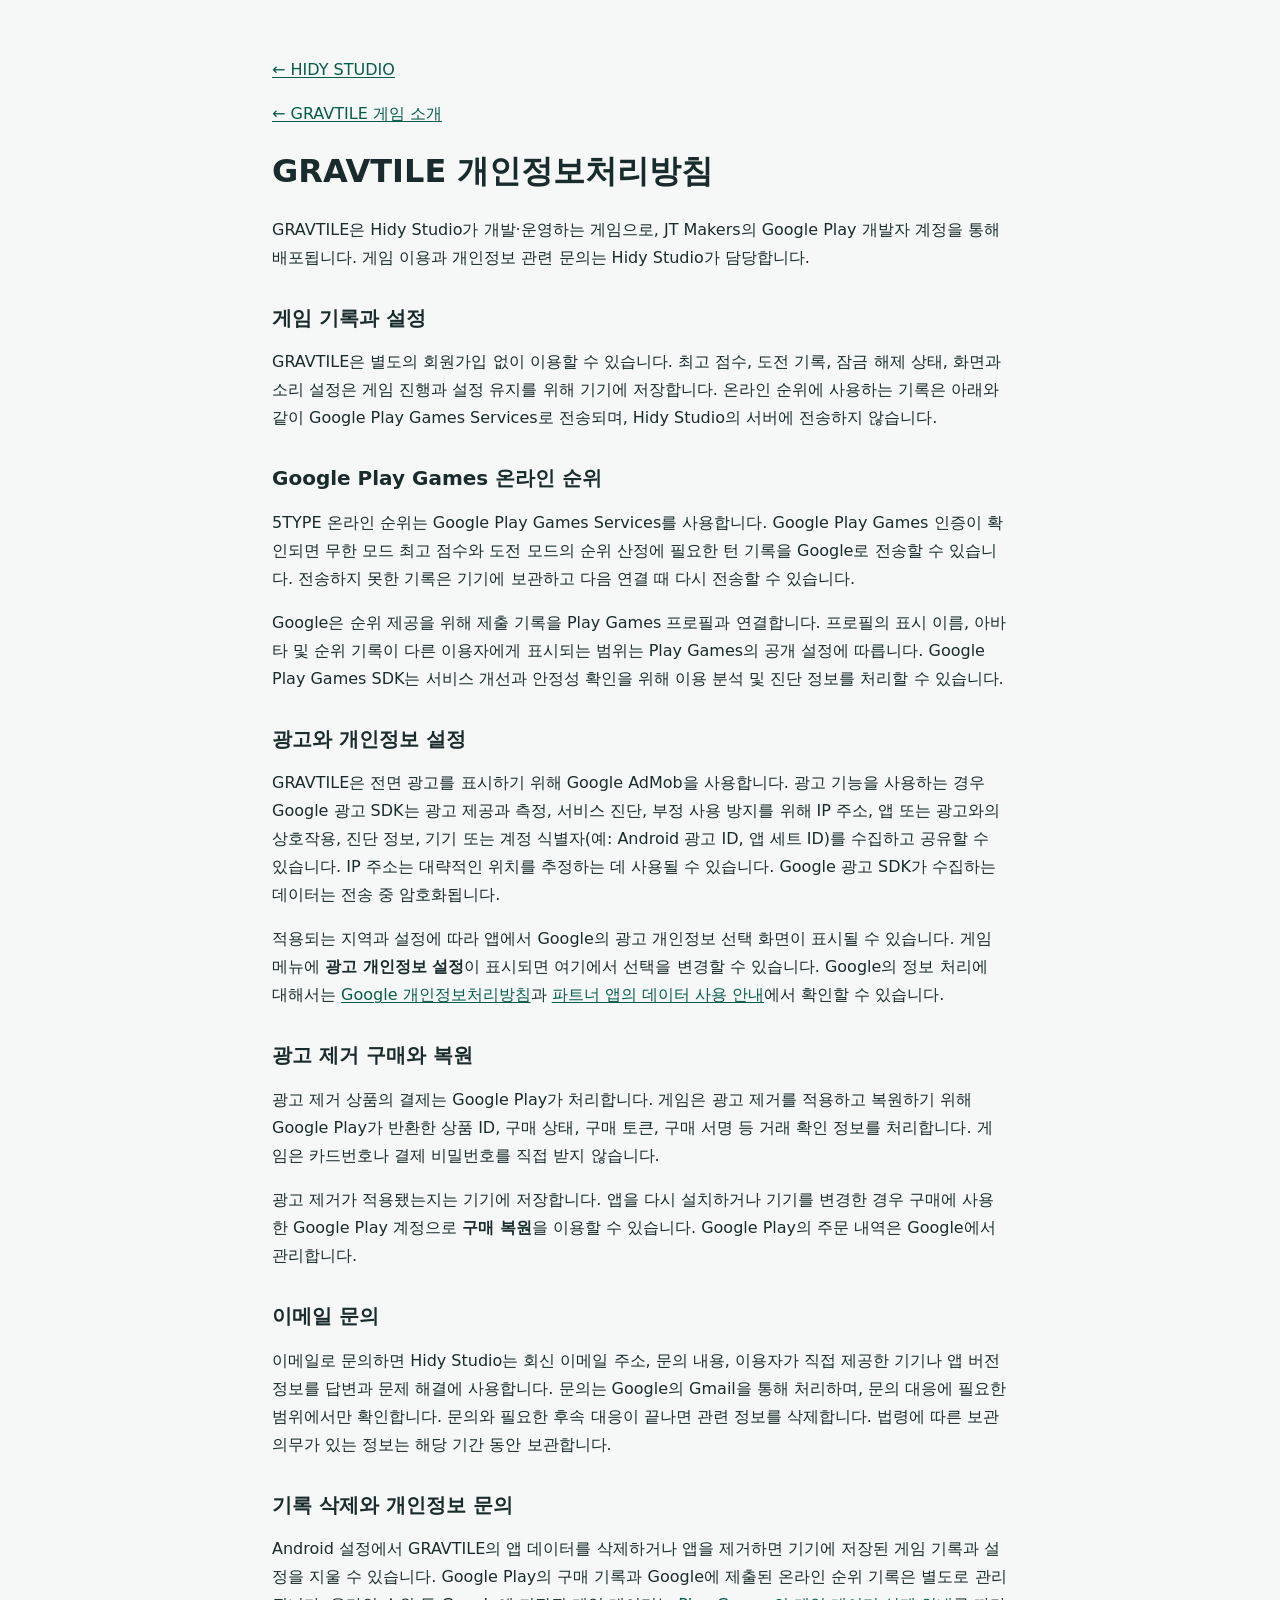
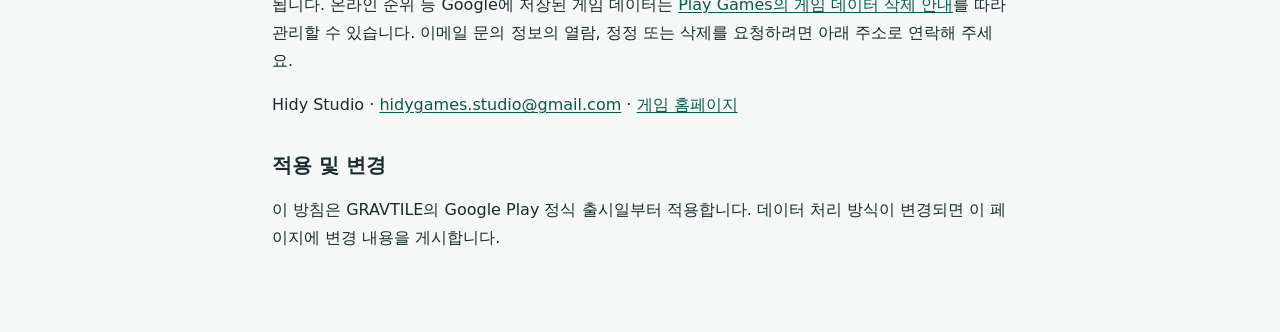
<file: HidyGames/gravtile-privacy.html>
<!doctype html>
<html lang="ko">
<head>
  <meta charset="utf-8">
  <meta name="viewport" content="width=device-width, initial-scale=1">
  <link rel="icon" type="image/png" href="assets/img/favicon.png">
  <title>GRAVTILE 개인정보처리방침 | Hidy Studio</title>
  <style>
    body { margin: 0; color: #192b2c; background: #f6f8f7; font: 1rem/1.75 system-ui, sans-serif; }
    main { max-width: 46rem; margin: 0 auto; padding: 2.5rem 1.25rem 4rem; overflow-wrap: anywhere; }
    h1, h2 { line-height: 1.4; }
    h2 { margin-top: 2rem; font-size: 1.25rem; }
    a { color: #075b4b; text-underline-offset: 0.15em; }
  </style>
</head>
<body>
  <main>
    <p><a href="../">← HIDY STUDIO</a></p>
    <a href="gravtile.html">← GRAVTILE 게임 소개</a>
    <h1>GRAVTILE 개인정보처리방침</h1>
    <p>GRAVTILE은 Hidy Studio가 개발·운영하는 게임으로, JT Makers의 Google Play 개발자 계정을 통해 배포됩니다. 게임 이용과 개인정보 관련 문의는 Hidy Studio가 담당합니다.</p>

    <h2>게임 기록과 설정</h2>
    <p>GRAVTILE은 별도의 회원가입 없이 이용할 수 있습니다. 최고 점수, 도전 기록, 잠금 해제 상태, 화면과 소리 설정은 게임 진행과 설정 유지를 위해 기기에 저장합니다. 온라인 순위에 사용하는 기록은 아래와 같이 Google Play Games Services로 전송되며, Hidy Studio의 서버에 전송하지 않습니다.</p>

    <h2>Google Play Games 온라인 순위</h2>
    <p>5TYPE 온라인 순위는 Google Play Games Services를 사용합니다. Google Play Games 인증이 확인되면 무한 모드 최고 점수와 도전 모드의 순위 산정에 필요한 턴 기록을 Google로 전송할 수 있습니다. 전송하지 못한 기록은 기기에 보관하고 다음 연결 때 다시 전송할 수 있습니다.</p>
    <p>Google은 순위 제공을 위해 제출 기록을 Play Games 프로필과 연결합니다. 프로필의 표시 이름, 아바타 및 순위 기록이 다른 이용자에게 표시되는 범위는 Play Games의 공개 설정에 따릅니다. Google Play Games SDK는 서비스 개선과 안정성 확인을 위해 이용 분석 및 진단 정보를 처리할 수 있습니다.</p>

    <h2>광고와 개인정보 설정</h2>
    <p>GRAVTILE은 전면 광고를 표시하기 위해 Google AdMob을 사용합니다. 광고 기능을 사용하는 경우 Google 광고 SDK는 광고 제공과 측정, 서비스 진단, 부정 사용 방지를 위해 IP 주소, 앱 또는 광고와의 상호작용, 진단 정보, 기기 또는 계정 식별자(예: Android 광고 ID, 앱 세트 ID)를 수집하고 공유할 수 있습니다. IP 주소는 대략적인 위치를 추정하는 데 사용될 수 있습니다. Google 광고 SDK가 수집하는 데이터는 전송 중 암호화됩니다.</p>
    <p>적용되는 지역과 설정에 따라 앱에서 Google의 광고 개인정보 선택 화면이 표시될 수 있습니다. 게임 메뉴에 <strong>광고 개인정보 설정</strong>이 표시되면 여기에서 선택을 변경할 수 있습니다. Google의 정보 처리에 대해서는 <a href="https://policies.google.com/privacy?hl=ko">Google 개인정보처리방침</a>과 <a href="https://policies.google.com/technologies/partner-sites?hl=ko">파트너 앱의 데이터 사용 안내</a>에서 확인할 수 있습니다.</p>

    <h2>광고 제거 구매와 복원</h2>
    <p>광고 제거 상품의 결제는 Google Play가 처리합니다. 게임은 광고 제거를 적용하고 복원하기 위해 Google Play가 반환한 상품 ID, 구매 상태, 구매 토큰, 구매 서명 등 거래 확인 정보를 처리합니다. 게임은 카드번호나 결제 비밀번호를 직접 받지 않습니다.</p>
    <p>광고 제거가 적용됐는지는 기기에 저장합니다. 앱을 다시 설치하거나 기기를 변경한 경우 구매에 사용한 Google Play 계정으로 <strong>구매 복원</strong>을 이용할 수 있습니다. Google Play의 주문 내역은 Google에서 관리합니다.</p>

    <h2>이메일 문의</h2>
    <p>이메일로 문의하면 Hidy Studio는 회신 이메일 주소, 문의 내용, 이용자가 직접 제공한 기기나 앱 버전 정보를 답변과 문제 해결에 사용합니다. 문의는 Google의 Gmail을 통해 처리하며, 문의 대응에 필요한 범위에서만 확인합니다. 문의와 필요한 후속 대응이 끝나면 관련 정보를 삭제합니다. 법령에 따른 보관 의무가 있는 정보는 해당 기간 동안 보관합니다.</p>

    <h2>기록 삭제와 개인정보 문의</h2>
    <p>Android 설정에서 GRAVTILE의 앱 데이터를 삭제하거나 앱을 제거하면 기기에 저장된 게임 기록과 설정을 지울 수 있습니다. Google Play의 구매 기록과 Google에 제출된 온라인 순위 기록은 별도로 관리됩니다. 온라인 순위 등 Google에 저장된 게임 데이터는 <a href="https://support.google.com/googleplay/answer/9130646?hl=ko">Play Games의 게임 데이터 삭제 안내</a>를 따라 관리할 수 있습니다. 이메일 문의 정보의 열람, 정정 또는 삭제를 요청하려면 아래 주소로 연락해 주세요.</p>
    <p>Hidy Studio · <a href="mailto:hidygames.studio@gmail.com">hidygames.studio@gmail.com</a> · <a href="https://hidystudio.github.io/HidyGames/">게임 홈페이지</a></p>

    <h2>적용 및 변경</h2>
    <p>이 방침은 GRAVTILE의 Google Play 정식 출시일부터 적용합니다. 데이터 처리 방식이 변경되면 이 페이지에 변경 내용을 게시합니다.</p>
  </main>
</body>
</html>
</file>
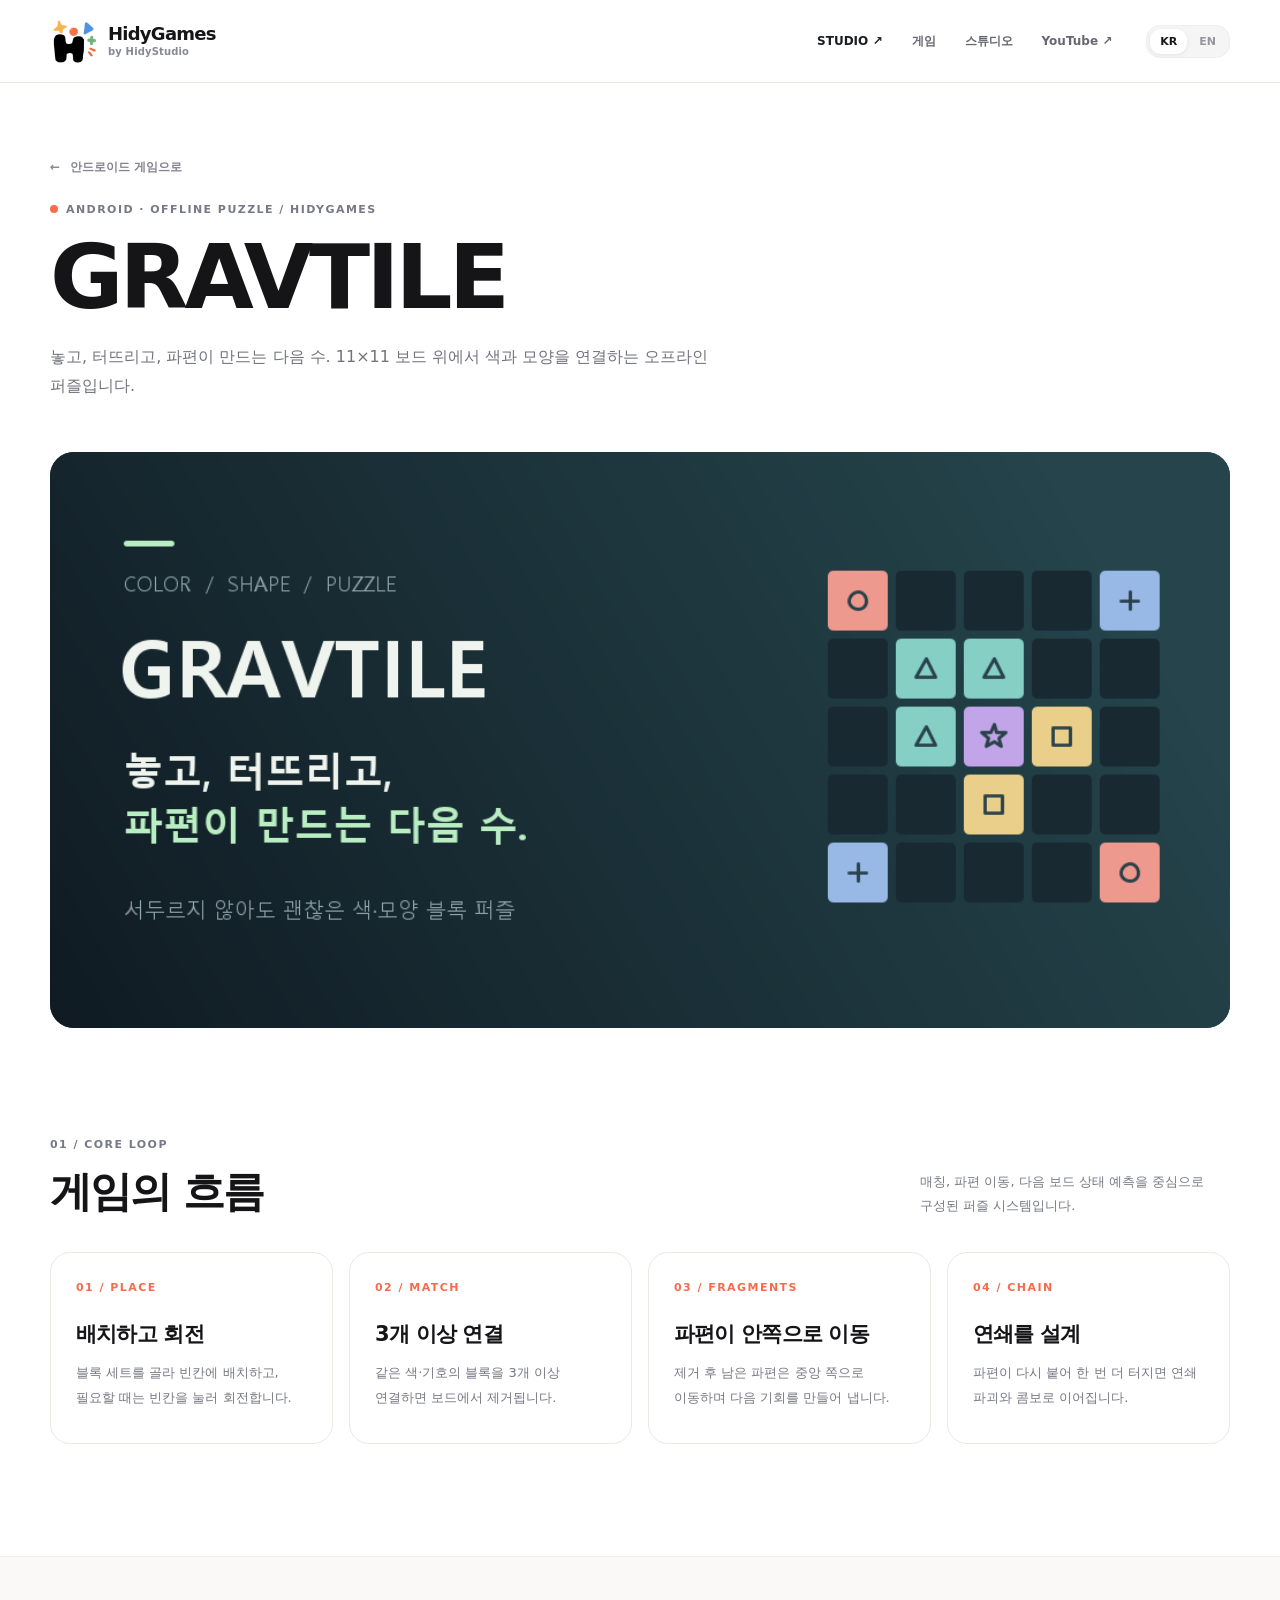
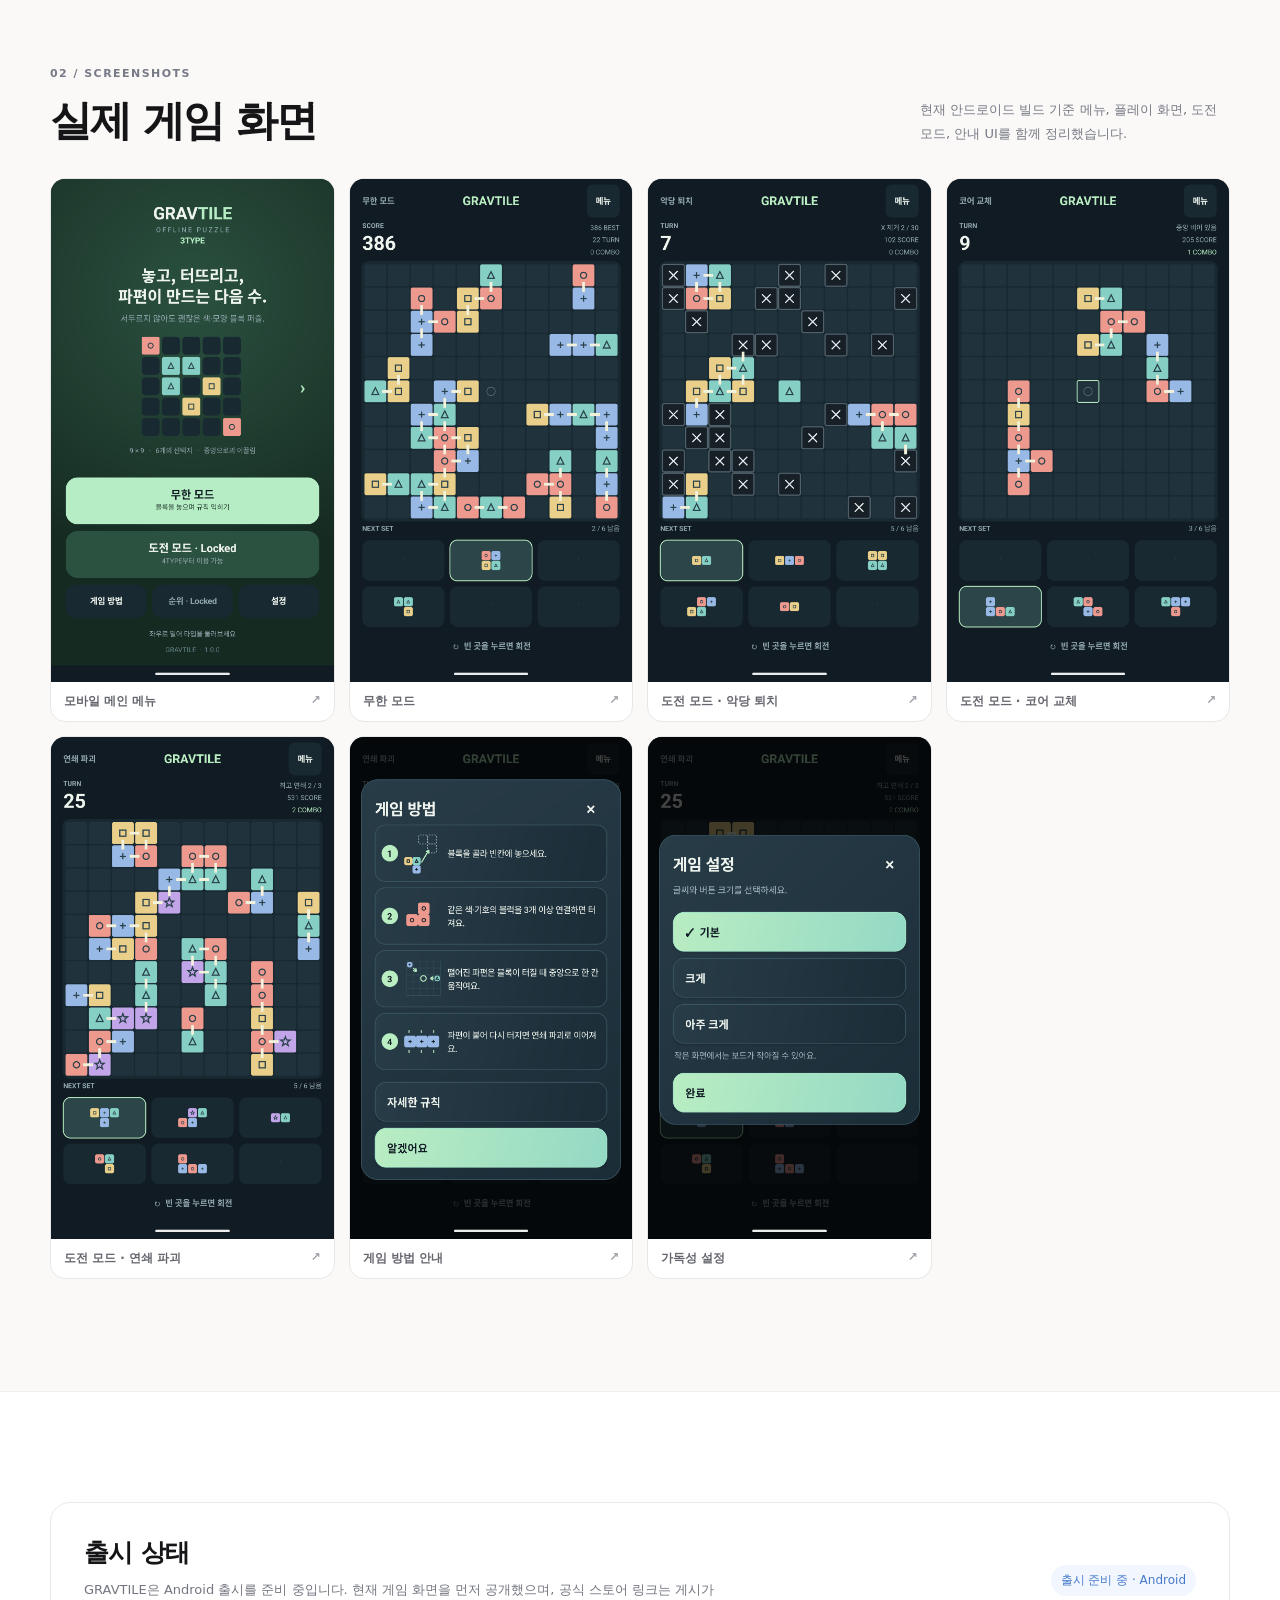
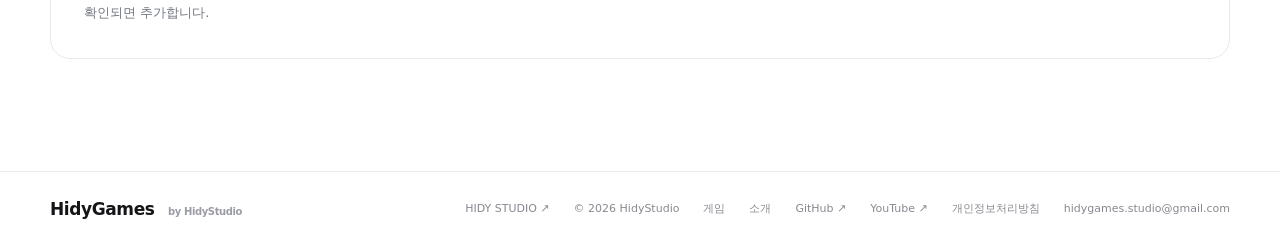
<file: HidyGames/gravtile.html>
<!DOCTYPE html>

<html lang="ko"><head><meta charset="utf-8"/><meta content="width=device-width,initial-scale=1" name="viewport"/><meta content="#ffffff" name="theme-color"/><meta content="GRAVTILE — Android 11×11 색·모양 퍼즐. 실제 인게임 화면과 도전 모드를 확인하세요. 출시 준비 중 | HidyGames" name="description"/><meta content="website" property="og:type"/><meta content="GRAVTILE — HidyGames" property="og:title"/><meta content="GRAVTILE — Android 11×11 색·모양 퍼즐. 실제 인게임 화면과 도전 모드를 확인하세요. 출시 준비 중 | HidyGames" property="og:description"/><meta content="https://hidystudio.github.io/HidyGames/assets/img/gravtile/hero-ko.png" property="og:image"/><link href="assets/img/favicon.png" rel="icon" type="image/png"/><link href="assets/css/site.css" rel="stylesheet"/><title>GRAVTILE — HidyGames</title></head><body class="" data-description-en="GRAVTILE — An Android 11×11 color-and-shape puzzle. View real screenshots and challenge modes. Preparing for release | HidyGames" data-description-ko="GRAVTILE — Android 11×11 색·모양 퍼즐. 실제 인게임 화면과 도전 모드를 확인하세요. 출시 준비 중 | HidyGames" data-title-en="GRAVTILE — HidyGames" data-title-ko="GRAVTILE — HidyGames"><a class="sr-only" href="#main">본문으로 이동 / Skip to content</a><header class="site-header"><div class="container header-inner"><a aria-label="HidyGames homepage" class="brand" href="index.html"><img alt="" class="brand-icon" height="49" src="assets/img/hidystudio-mark.png" width="49"/><span class="brand-lines"><span class="brand-name">HidyGames</span><span class="brand-by">by HidyStudio</span></span></a><div class="header-side"><nav aria-label="Main navigation" class="nav"><a class="nav-hub" href="../" aria-label="HIDY STUDIO 메인 홈페이지">STUDIO ↗</a><a href="index.html#games"><span data-en="GAMES" data-ko="게임">게임</span></a><a class="nav-about" href="index.html#about"><span data-en="STUDIO" data-ko="스튜디오">스튜디오</span></a><a href="https://www.youtube.com/@HidyGames" rel="noopener noreferrer" target="_blank">YouTube ↗</a></nav><div aria-label="Language" class="lang"><button aria-pressed="true" class="is-active" data-lang-button="ko" type="button">KR</button><button aria-pressed="false" data-lang-button="en" type="button">EN</button></div></div></div></header><main id="main"><section class="page-hero container"><a class="back" href="index.html#android-games">← <span data-en="BACK TO ANDROID GAMES" data-ko="안드로이드 게임으로">안드로이드 게임으로</span></a><div class="eyebrow"><span class="spark"></span>ANDROID · OFFLINE PUZZLE / HIDYGAMES</div><h1>GRAVTILE</h1><p class="intro"><span data-en="Place. Match. Reconnect. An offline puzzle on an 11×11 board, where fragments create the next move." data-ko="놓고, 터뜨리고, 파편이 만드는 다음 수. 11×11 보드 위에서 색과 모양을 연결하는 오프라인 퍼즐입니다.">놓고, 터뜨리고, 파편이 만드는 다음 수. 11×11 보드 위에서 색과 모양을 연결하는 오프라인 퍼즐입니다.</span></p></section><div class="container"><section aria-label="GRAVTILE 대표 이미지" class="gravtile-banner">
<img alt="GRAVTILE 색·모양 블록 퍼즐 공식 대표 배너" data-img-en="assets/img/gravtile/hero-en.png" data-img-ko="assets/img/gravtile/hero-ko.png" fetchpriority="high" height="500" src="assets/img/gravtile/hero-ko.png" width="1024"/>
</section></div>
<section class="section container"><div class="eyebrow">01 / CORE LOOP</div><div class="section-header"><h2><span data-en="How it works" data-ko="게임의 흐름">게임의 흐름</span></h2><p><span data-en="A simple system built around matching, fragment movement, and planning the next board state." data-ko="매칭, 파편 이동, 다음 보드 상태 예측을 중심으로 구성된 퍼즐 시스템입니다.">매칭, 파편 이동, 다음 보드 상태 예측을 중심으로 구성된 퍼즐 시스템입니다.</span></p></div><div class="features gravtile-features"><div class="feature"><div class="eyebrow">01 / PLACE</div><h3><span data-en="Place and rotate" data-ko="배치하고 회전">배치하고 회전</span></h3><p><span data-en="Choose a block set, place it on empty cells, and tap empty space to rotate when needed." data-ko="블록 세트를 골라 빈칸에 배치하고, 필요할 때는 빈칸을 눌러 회전합니다.">블록 세트를 골라 빈칸에 배치하고, 필요할 때는 빈칸을 눌러 회전합니다.</span></p></div><div class="feature"><div class="eyebrow">02 / MATCH</div><h3><span data-en="Connect three or more" data-ko="3개 이상 연결">3개 이상 연결</span></h3><p><span data-en="Connect matching colour-shape blocks to clear them from the board." data-ko="같은 색·기호의 블록을 3개 이상 연결하면 보드에서 제거됩니다.">같은 색·기호의 블록을 3개 이상 연결하면 보드에서 제거됩니다.</span></p></div><div class="feature"><div class="eyebrow">03 / FRAGMENTS</div><h3><span data-en="Fragments move inward" data-ko="파편이 안쪽으로 이동">파편이 안쪽으로 이동</span></h3><p><span data-en="After a clear, remaining fragments pull toward the centre and can create the next opportunity." data-ko="제거 후 남은 파편은 중앙 쪽으로 이동하며 다음 기회를 만들어 냅니다.">제거 후 남은 파편은 중앙 쪽으로 이동하며 다음 기회를 만들어 냅니다.</span></p></div><div class="feature"><div class="eyebrow">04 / CHAIN</div><h3><span data-en="Plan chain clears" data-ko="연쇄를 설계">연쇄를 설계</span></h3><p><span data-en="When fragments reconnect and pop again, your clear can continue as a combo chain." data-ko="파편이 다시 붙어 한 번 더 터지면 연쇄 파괴와 콤보로 이어집니다.">파편이 다시 붙어 한 번 더 터지면 연쇄 파괴와 콤보로 이어집니다.</span></p></div></div></section>
<section class="section gacha-gallery-band"><div class="container"><div class="eyebrow">02 / SCREENSHOTS</div><div class="section-header"><h2><span data-en="Actual game screens" data-ko="실제 게임 화면">실제 게임 화면</span></h2><p><span data-en="A mix of menu, gameplay, challenge modes, and UI overlays from the current Android build." data-ko="현재 안드로이드 빌드 기준 메뉴, 플레이 화면, 도전 모드, 안내 UI를 함께 정리했습니다.">현재 안드로이드 빌드 기준 메뉴, 플레이 화면, 도전 모드, 안내 UI를 함께 정리했습니다.</span></p></div><div class="gallery-grid gravtile-gallery"><a class="gallery-item" href="assets/img/gravtile/screen-menu.png" rel="noopener noreferrer" target="_blank"><img alt="GRAVTILE mobile main menu" decoding="async" loading="eager" src="assets/img/gravtile/screen-menu.png"/><span><span data-en="Mobile main menu" data-ko="모바일 메인 메뉴">모바일 메인 메뉴</span><span aria-hidden="true">↗</span></span></a><a class="gallery-item" href="assets/img/gravtile/screen-endless.png" rel="noopener noreferrer" target="_blank"><img alt="GRAVTILE endless mode screenshot" decoding="async" loading="eager" src="assets/img/gravtile/screen-endless.png"/><span><span data-en="Endless mode" data-ko="무한 모드">무한 모드</span><span aria-hidden="true">↗</span></span></a><a class="gallery-item" href="assets/img/gravtile/screen-villain.png" rel="noopener noreferrer" target="_blank"><img alt="GRAVTILE villain mode screenshot" decoding="async" loading="eager" src="assets/img/gravtile/screen-villain.png"/><span><span data-en="Challenge · Villain" data-ko="도전 모드 · 악당 퇴치">도전 모드 · 악당 퇴치</span><span aria-hidden="true">↗</span></span></a><a class="gallery-item" href="assets/img/gravtile/screen-core.png" rel="noopener noreferrer" target="_blank"><img alt="GRAVTILE core mode screenshot" decoding="async" loading="eager" src="assets/img/gravtile/screen-core.png"/><span><span data-en="Challenge · Core" data-ko="도전 모드 · 코어 교체">도전 모드 · 코어 교체</span><span aria-hidden="true">↗</span></span></a><a class="gallery-item" href="assets/img/gravtile/screen-chain.png" rel="noopener noreferrer" target="_blank"><img alt="GRAVTILE chain mode screenshot" decoding="async" loading="eager" src="assets/img/gravtile/screen-chain.png"/><span><span data-en="Challenge · Chain" data-ko="도전 모드 · 연쇄 파괴">도전 모드 · 연쇄 파괴</span><span aria-hidden="true">↗</span></span></a><a class="gallery-item" href="assets/img/gravtile/screen-howto.png" rel="noopener noreferrer" target="_blank"><img alt="GRAVTILE how to play overlay" decoding="async" loading="eager" src="assets/img/gravtile/screen-howto.png"/><span><span data-en="How to play" data-ko="게임 방법 안내">게임 방법 안내</span><span aria-hidden="true">↗</span></span></a><a class="gallery-item" href="assets/img/gravtile/screen-settings.png" rel="noopener noreferrer" target="_blank"><img alt="GRAVTILE settings overlay" decoding="async" loading="eager" src="assets/img/gravtile/screen-settings.png"/><span><span data-en="Accessibility settings" data-ko="가독성 설정">가독성 설정</span><span aria-hidden="true">↗</span></span></a></div></div></section>
<section class="section container"><div class="release"><div><h2><span data-en="Release status" data-ko="출시 상태">출시 상태</span></h2><p><span data-en="GRAVTILE is preparing for Android release. Real game screens are available to preview now; an official store link will be added when confirmed." data-ko="GRAVTILE은 Android 출시를 준비 중입니다. 현재 게임 화면을 먼저 공개했으며, 공식 스토어 링크는 게시가 확인되면 추가합니다.">GRAVTILE은 Android 출시를 준비 중입니다. 현재 게임 화면을 먼저 공개했으며, 공식 스토어 링크는 게시가 확인되면 추가합니다.</span></p></div><span class="status"><span data-en="Coming soon · Android" data-ko="출시 준비 중 · Android">출시 준비 중 · Android</span></span></div></section></main><footer class="site-footer"><div class="container footer-inner"><a class="footer-brand" href="index.html">HidyGames <small>by HidyStudio</small></a><div class="footer-links"><a href="../" aria-label="HIDY STUDIO 공식 홈페이지">HIDY STUDIO ↗</a><span>© 2026 HidyStudio</span><a href="index.html#games"><span data-en="Games" data-ko="게임">게임</span></a><a href="index.html#about"><span data-en="About" data-ko="소개">소개</span></a><a href="https://github.com/HIDYSTUDIO/hidystudio.github.io" rel="noopener noreferrer" target="_blank">GitHub ↗</a><a href="https://www.youtube.com/@HidyGames" rel="noopener noreferrer" target="_blank">YouTube ↗</a><a href="gravtile-privacy.html"><span data-en="Privacy policy (Korean)" data-ko="개인정보처리방침">개인정보처리방침</span></a><a href="mailto:hidygames.studio@gmail.com">hidygames.studio@gmail.com</a></div></div></footer><script defer="" src="assets/js/site.js"></script></body></html>
</file>
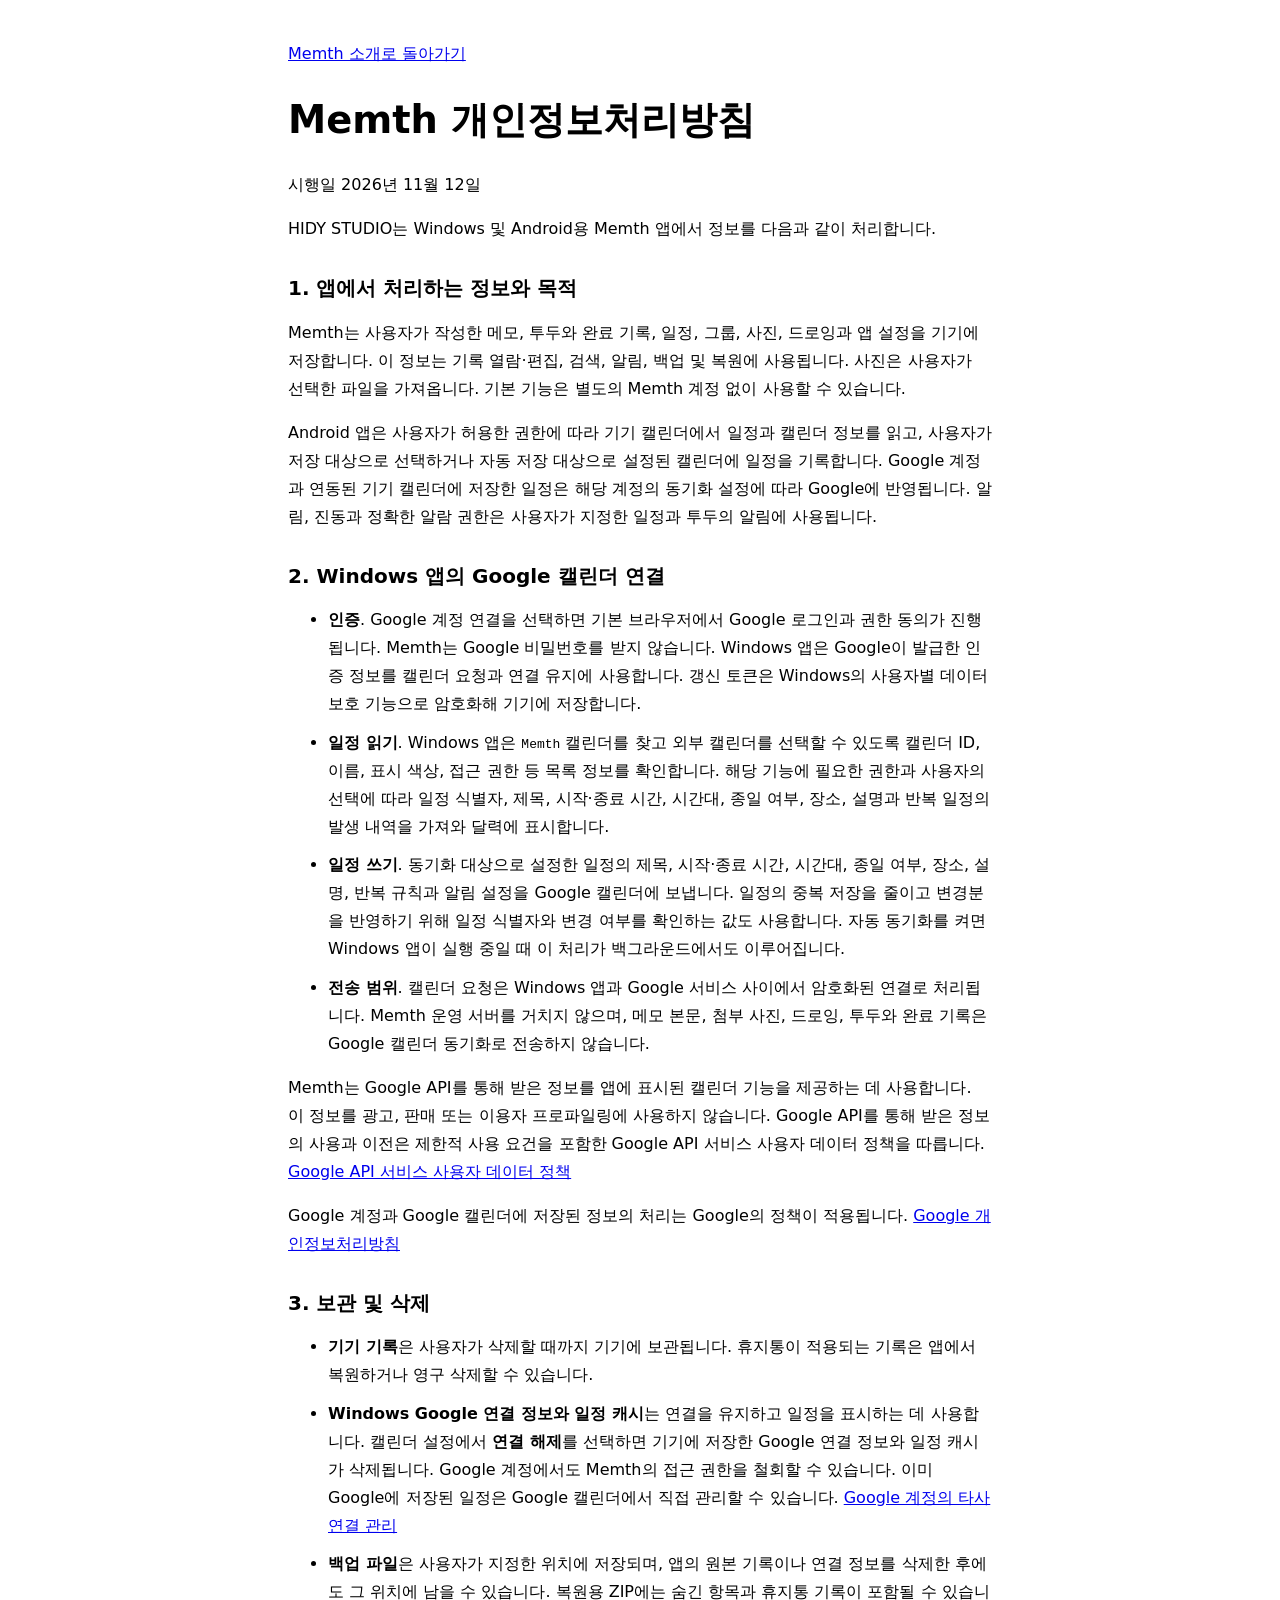
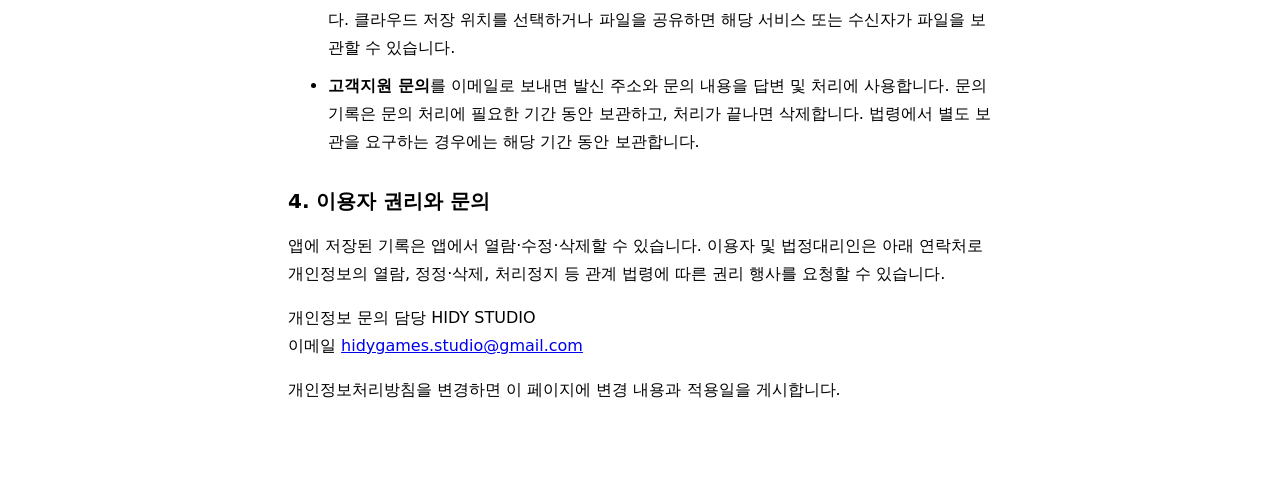
<file: MOYJI/memth-privacy.html>
<!doctype html>
<html lang="ko">
<head>
  <meta charset="utf-8">
  <meta name="viewport" content="width=device-width, initial-scale=1">
  <title>Memth 개인정보처리방침 | HIDY STUDIO</title>
  <style>
    :root { color-scheme: light dark; }
    body {
      margin: 0;
      font-family: "Inter", "Malgun Gothic", system-ui, sans-serif;
      line-height: 1.75;
    }
    main {
      max-width: 44rem;
      margin: auto;
      padding: 2.5rem 1.25rem 4rem;
      overflow-wrap: anywhere;
    }
    h1, h2 { line-height: 1.35; }
    h1 { font-size: clamp(1.7rem, 5vw, 2.4rem); }
    h2 { margin-top: 2rem; font-size: 1.25rem; }
    li + li { margin-top: .65rem; }
  </style>
</head>
<body>
  <main>
    <nav aria-label="Memth"><a href="./memth.html">Memth 소개로 돌아가기</a></nav>
<h1 id="memth">Memth 개인정보처리방침</h1>
<p>시행일 2026년 11월 12일</p>
<p>HIDY STUDIO는 Windows 및 Android용 Memth 앱에서 정보를 다음과 같이 처리합니다.</p>
<h2 id="section">1. 앱에서 처리하는 정보와 목적</h2>
<p>Memth는 사용자가 작성한 메모, 투두와 완료 기록, 일정, 그룹, 사진, 드로잉과 앱 설정을 기기에 저장합니다. 이 정보는 기록 열람·편집, 검색, 알림, 백업 및 복원에 사용됩니다. 사진은 사용자가 선택한 파일을 가져옵니다. 기본 기능은 별도의 Memth 계정 없이 사용할 수 있습니다.</p>
<p>Android 앱은 사용자가 허용한 권한에 따라 기기 캘린더에서 일정과 캘린더 정보를 읽고, 사용자가 저장 대상으로 선택하거나 자동 저장 대상으로 설정된 캘린더에 일정을 기록합니다. Google 계정과 연동된 기기 캘린더에 저장한 일정은 해당 계정의 동기화 설정에 따라 Google에 반영됩니다. 알림, 진동과 정확한 알람 권한은 사용자가 지정한 일정과 투두의 알림에 사용됩니다.</p>
<h2 id="windows-google">2. Windows 앱의 Google 캘린더 연결</h2>
<ul>
<li><strong>인증</strong>. Google 계정 연결을 선택하면 기본 브라우저에서 Google 로그인과 권한 동의가 진행됩니다. Memth는 Google 비밀번호를 받지 않습니다. Windows 앱은 Google이 발급한 인증 정보를 캘린더 요청과 연결 유지에 사용합니다. 갱신 토큰은 Windows의 사용자별 데이터 보호 기능으로 암호화해 기기에 저장합니다.</li>
<li><strong>일정 읽기</strong>. Windows 앱은 <code>Memth</code> 캘린더를 찾고 외부 캘린더를 선택할 수 있도록 캘린더 ID, 이름, 표시 색상, 접근 권한 등 목록 정보를 확인합니다. 해당 기능에 필요한 권한과 사용자의 선택에 따라 일정 식별자, 제목, 시작·종료 시간, 시간대, 종일 여부, 장소, 설명과 반복 일정의 발생 내역을 가져와 달력에 표시합니다.</li>
<li><strong>일정 쓰기</strong>. 동기화 대상으로 설정한 일정의 제목, 시작·종료 시간, 시간대, 종일 여부, 장소, 설명, 반복 규칙과 알림 설정을 Google 캘린더에 보냅니다. 일정의 중복 저장을 줄이고 변경분을 반영하기 위해 일정 식별자와 변경 여부를 확인하는 값도 사용합니다. 자동 동기화를 켜면 Windows 앱이 실행 중일 때 이 처리가 백그라운드에서도 이루어집니다.</li>
<li><strong>전송 범위</strong>. 캘린더 요청은 Windows 앱과 Google 서비스 사이에서 암호화된 연결로 처리됩니다. Memth 운영 서버를 거치지 않으며, 메모 본문, 첨부 사진, 드로잉, 투두와 완료 기록은 Google 캘린더 동기화로 전송하지 않습니다.</li>
</ul>
<p>Memth는 Google API를 통해 받은 정보를 앱에 표시된 캘린더 기능을 제공하는 데 사용합니다. 이 정보를 광고, 판매 또는 이용자 프로파일링에 사용하지 않습니다. Google API를 통해 받은 정보의 사용과 이전은 제한적 사용 요건을 포함한 Google API 서비스 사용자 데이터 정책을 따릅니다. <a href="https://developers.google.com/terms/api-services-user-data-policy">Google API 서비스 사용자 데이터 정책</a></p>
<p>Google 계정과 Google 캘린더에 저장된 정보의 처리는 Google의 정책이 적용됩니다. <a href="https://policies.google.com/privacy?hl=ko">Google 개인정보처리방침</a></p>
<h2 id="section-1">3. 보관 및 삭제</h2>
<ul>
<li><strong>기기 기록</strong>은 사용자가 삭제할 때까지 기기에 보관됩니다. 휴지통이 적용되는 기록은 앱에서 복원하거나 영구 삭제할 수 있습니다.</li>
<li><strong>Windows Google 연결 정보와 일정 캐시</strong>는 연결을 유지하고 일정을 표시하는 데 사용합니다. 캘린더 설정에서 <strong>연결 해제</strong>를 선택하면 기기에 저장한 Google 연결 정보와 일정 캐시가 삭제됩니다. Google 계정에서도 Memth의 접근 권한을 철회할 수 있습니다. 이미 Google에 저장된 일정은 Google 캘린더에서 직접 관리할 수 있습니다. <a href="https://myaccount.google.com/connections">Google 계정의 타사 연결 관리</a></li>
<li><strong>백업 파일</strong>은 사용자가 지정한 위치에 저장되며, 앱의 원본 기록이나 연결 정보를 삭제한 후에도 그 위치에 남을 수 있습니다. 복원용 ZIP에는 숨긴 항목과 휴지통 기록이 포함될 수 있습니다. 클라우드 저장 위치를 선택하거나 파일을 공유하면 해당 서비스 또는 수신자가 파일을 보관할 수 있습니다.</li>
<li><strong>고객지원 문의</strong>를 이메일로 보내면 발신 주소와 문의 내용을 답변 및 처리에 사용합니다. 문의 기록은 문의 처리에 필요한 기간 동안 보관하고, 처리가 끝나면 삭제합니다. 법령에서 별도 보관을 요구하는 경우에는 해당 기간 동안 보관합니다.</li>
</ul>
<h2 id="section-2">4. 이용자 권리와 문의</h2>
<p>앱에 저장된 기록은 앱에서 열람·수정·삭제할 수 있습니다. 이용자 및 법정대리인은 아래 연락처로 개인정보의 열람, 정정·삭제, 처리정지 등 관계 법령에 따른 권리 행사를 요청할 수 있습니다.</p>
<p>개인정보 문의 담당 HIDY STUDIO<br />
이메일 <a href="mailto:hidygames.studio@gmail.com">hidygames.studio@gmail.com</a></p>
<p>개인정보처리방침을 변경하면 이 페이지에 변경 내용과 적용일을 게시합니다.</p>
  </main>
</body>
</html>
</file>
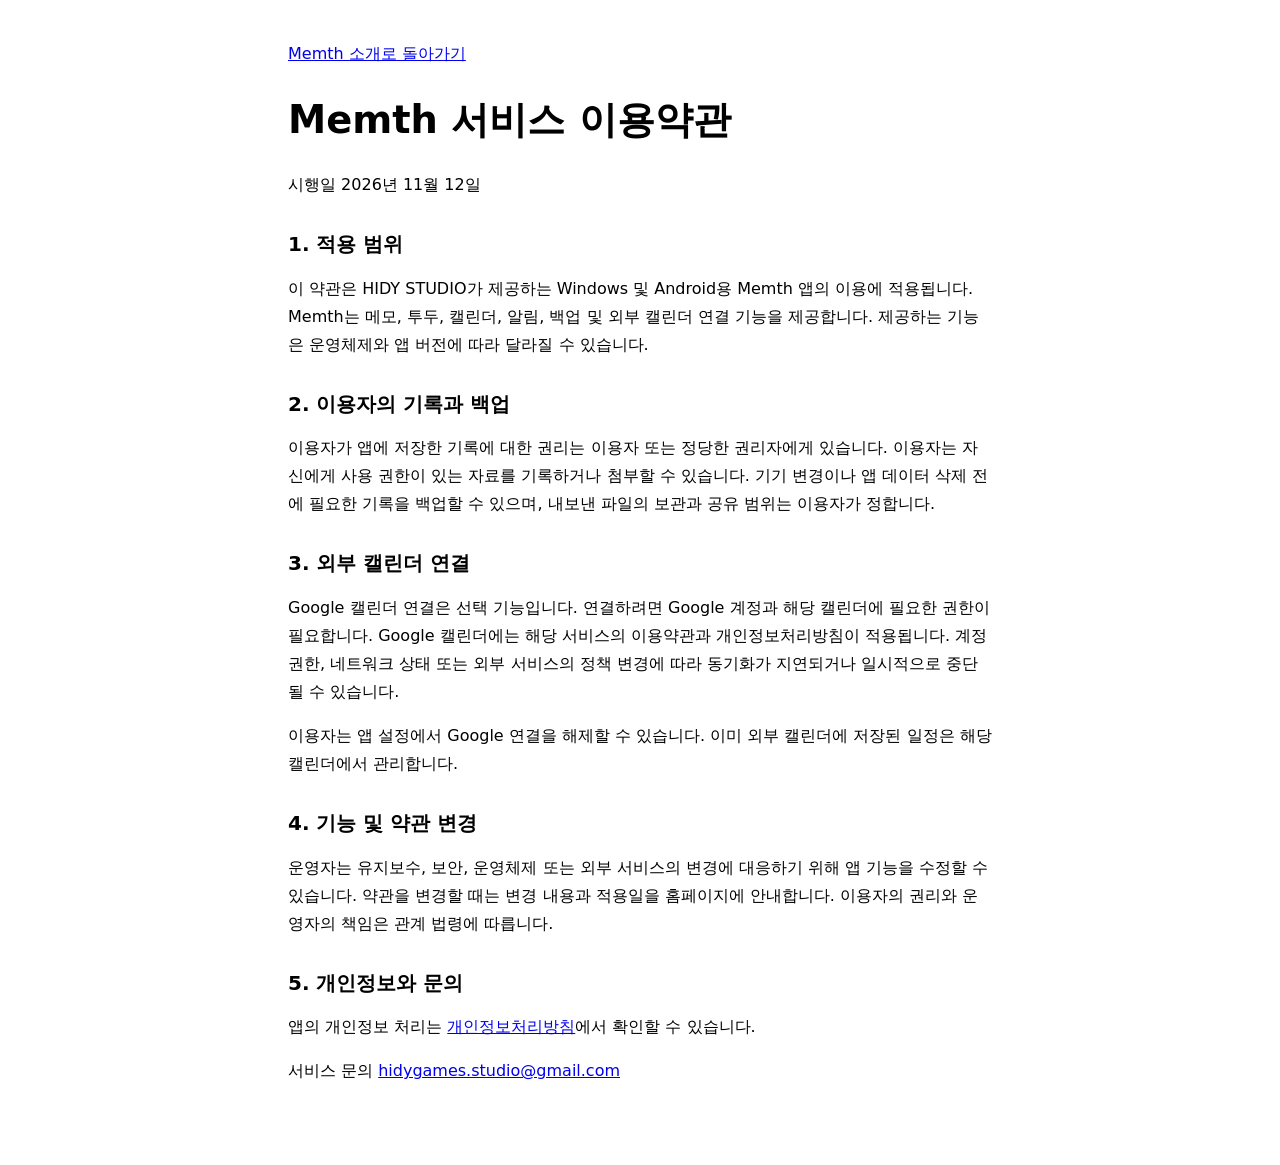
<file: MOYJI/memth-terms.html>
<!doctype html>
<html lang="ko">
<head>
  <meta charset="utf-8">
  <meta name="viewport" content="width=device-width, initial-scale=1">
  <title>Memth 서비스 이용약관 | HIDY STUDIO</title>
  <style>
    :root { color-scheme: light dark; }
    body {
      margin: 0;
      font-family: "Inter", "Malgun Gothic", system-ui, sans-serif;
      line-height: 1.75;
    }
    main {
      max-width: 44rem;
      margin: auto;
      padding: 2.5rem 1.25rem 4rem;
      overflow-wrap: anywhere;
    }
    h1, h2 { line-height: 1.35; }
    h1 { font-size: clamp(1.7rem, 5vw, 2.4rem); }
    h2 { margin-top: 2rem; font-size: 1.25rem; }
    li + li { margin-top: .65rem; }
  </style>
</head>
<body>
  <main>
    <nav aria-label="Memth"><a href="./memth.html">Memth 소개로 돌아가기</a></nav>
<h1 id="memth">Memth 서비스 이용약관</h1>
<p>시행일 2026년 11월 12일</p>
<h2 id="section">1. 적용 범위</h2>
<p>이 약관은 HIDY STUDIO가 제공하는 Windows 및 Android용 Memth 앱의 이용에 적용됩니다. Memth는 메모, 투두, 캘린더, 알림, 백업 및 외부 캘린더 연결 기능을 제공합니다. 제공하는 기능은 운영체제와 앱 버전에 따라 달라질 수 있습니다.</p>
<h2 id="section-1">2. 이용자의 기록과 백업</h2>
<p>이용자가 앱에 저장한 기록에 대한 권리는 이용자 또는 정당한 권리자에게 있습니다. 이용자는 자신에게 사용 권한이 있는 자료를 기록하거나 첨부할 수 있습니다. 기기 변경이나 앱 데이터 삭제 전에 필요한 기록을 백업할 수 있으며, 내보낸 파일의 보관과 공유 범위는 이용자가 정합니다.</p>
<h2 id="section-2">3. 외부 캘린더 연결</h2>
<p>Google 캘린더 연결은 선택 기능입니다. 연결하려면 Google 계정과 해당 캘린더에 필요한 권한이 필요합니다. Google 캘린더에는 해당 서비스의 이용약관과 개인정보처리방침이 적용됩니다. 계정 권한, 네트워크 상태 또는 외부 서비스의 정책 변경에 따라 동기화가 지연되거나 일시적으로 중단될 수 있습니다.</p>
<p>이용자는 앱 설정에서 Google 연결을 해제할 수 있습니다. 이미 외부 캘린더에 저장된 일정은 해당 캘린더에서 관리합니다.</p>
<h2 id="section-3">4. 기능 및 약관 변경</h2>
<p>운영자는 유지보수, 보안, 운영체제 또는 외부 서비스의 변경에 대응하기 위해 앱 기능을 수정할 수 있습니다. 약관을 변경할 때는 변경 내용과 적용일을 홈페이지에 안내합니다. 이용자의 권리와 운영자의 책임은 관계 법령에 따릅니다.</p>
<h2 id="section-4">5. 개인정보와 문의</h2>
<p>앱의 개인정보 처리는 <a href="./memth-privacy.html">개인정보처리방침</a>에서 확인할 수 있습니다.</p>
<p>서비스 문의 <a href="mailto:hidygames.studio@gmail.com">hidygames.studio@gmail.com</a></p>
  </main>
</body>
</html>
</file>
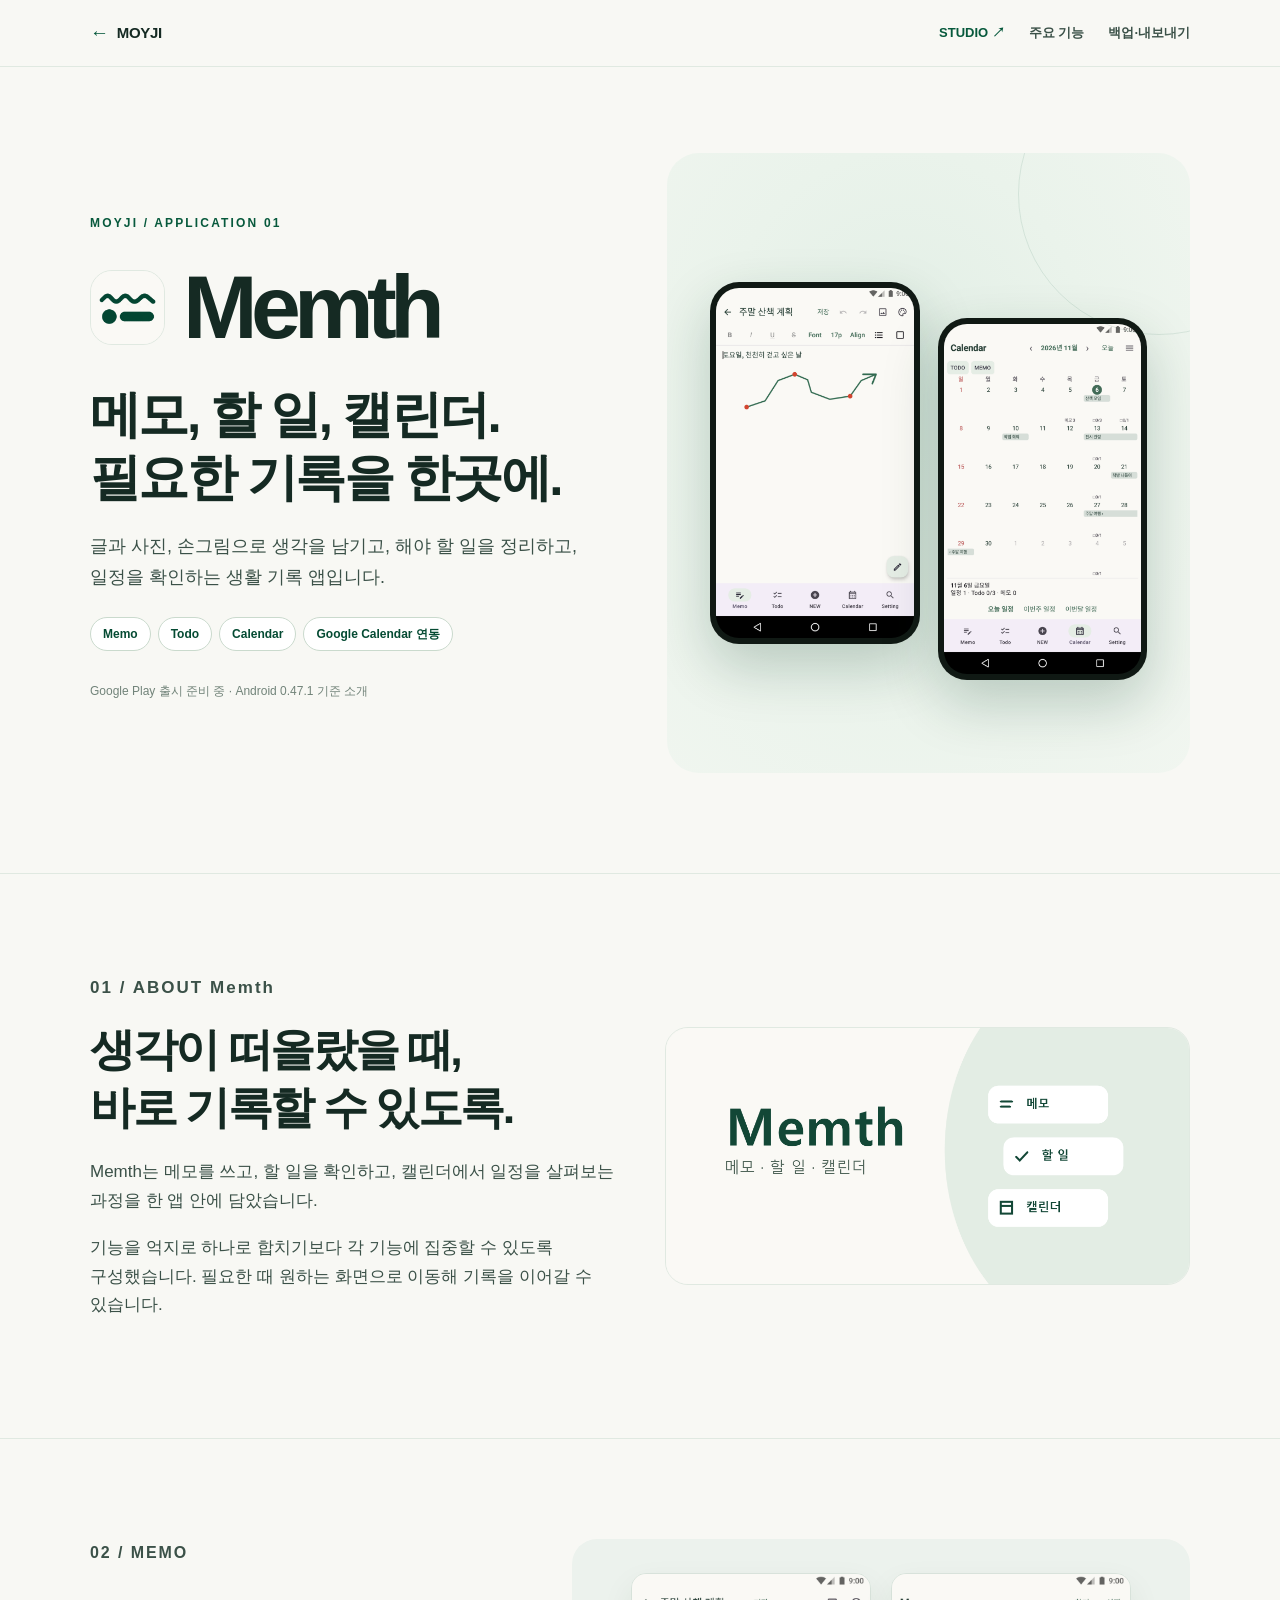
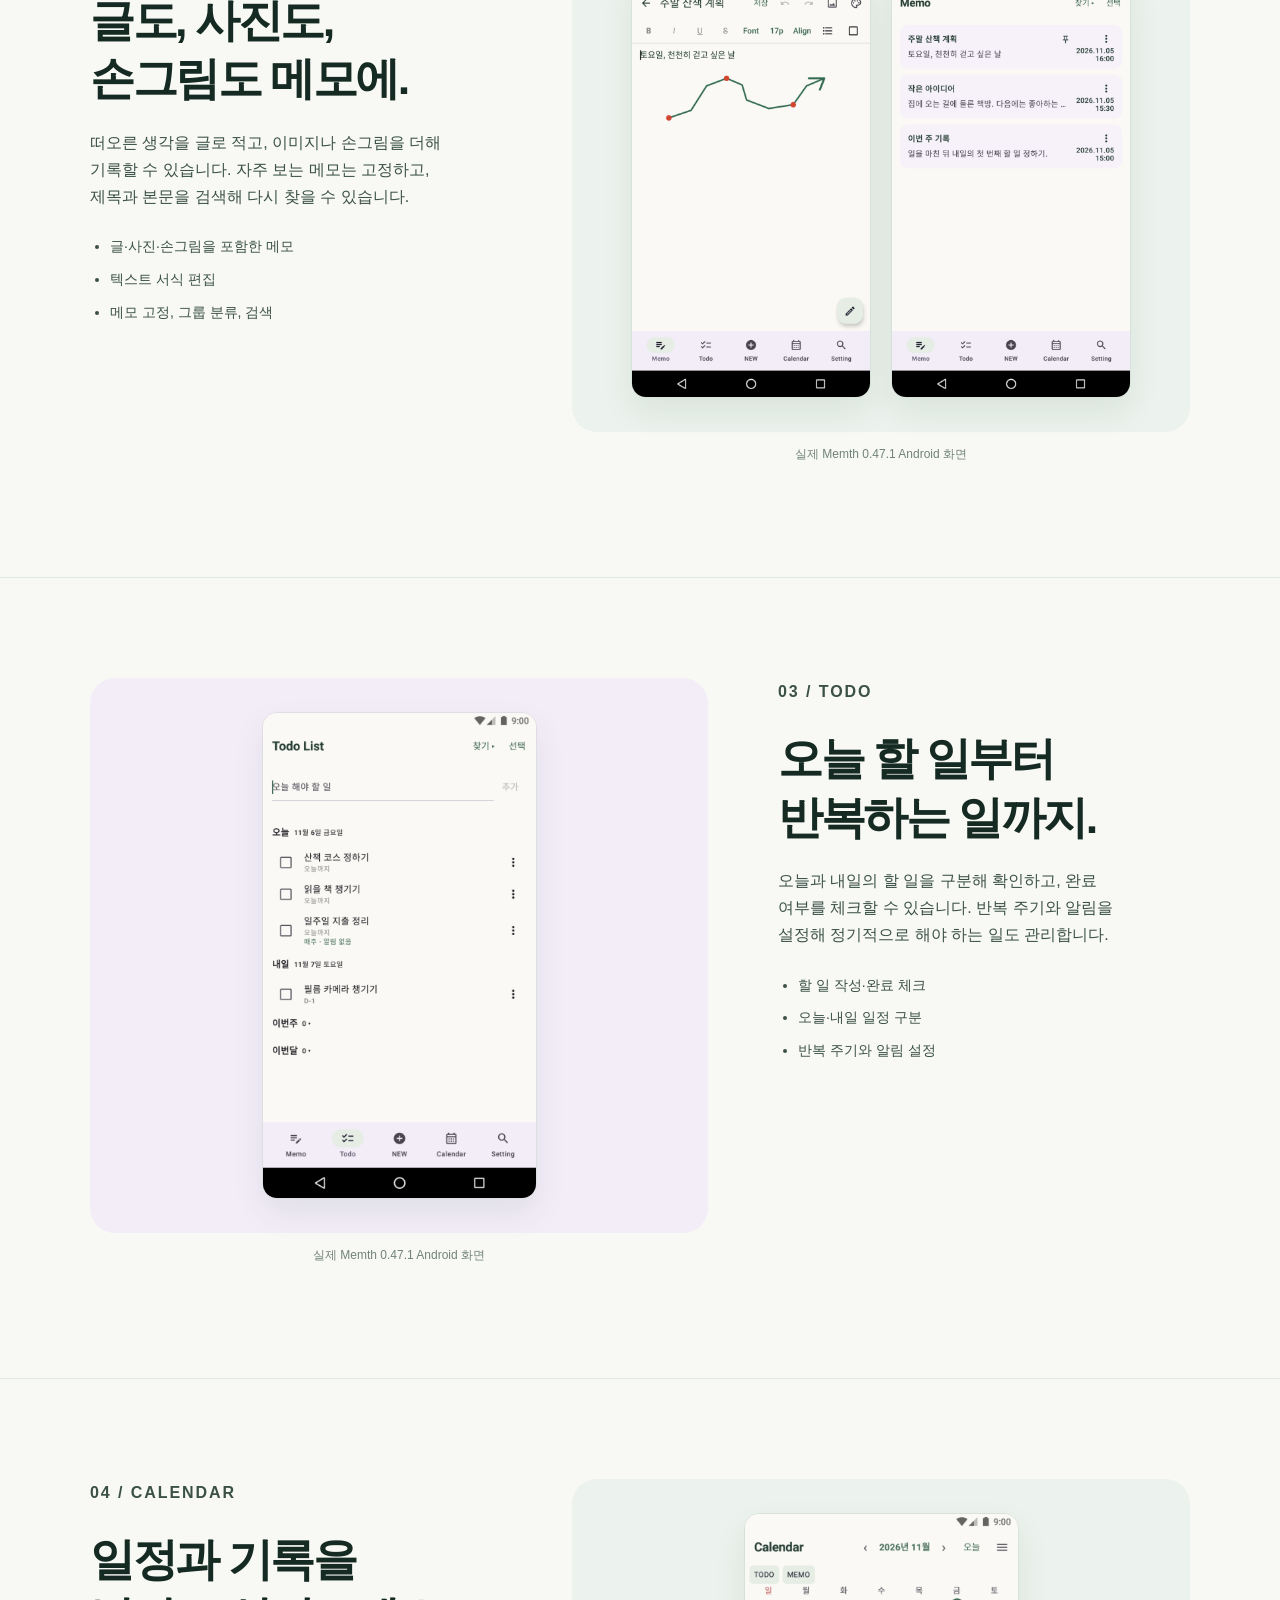
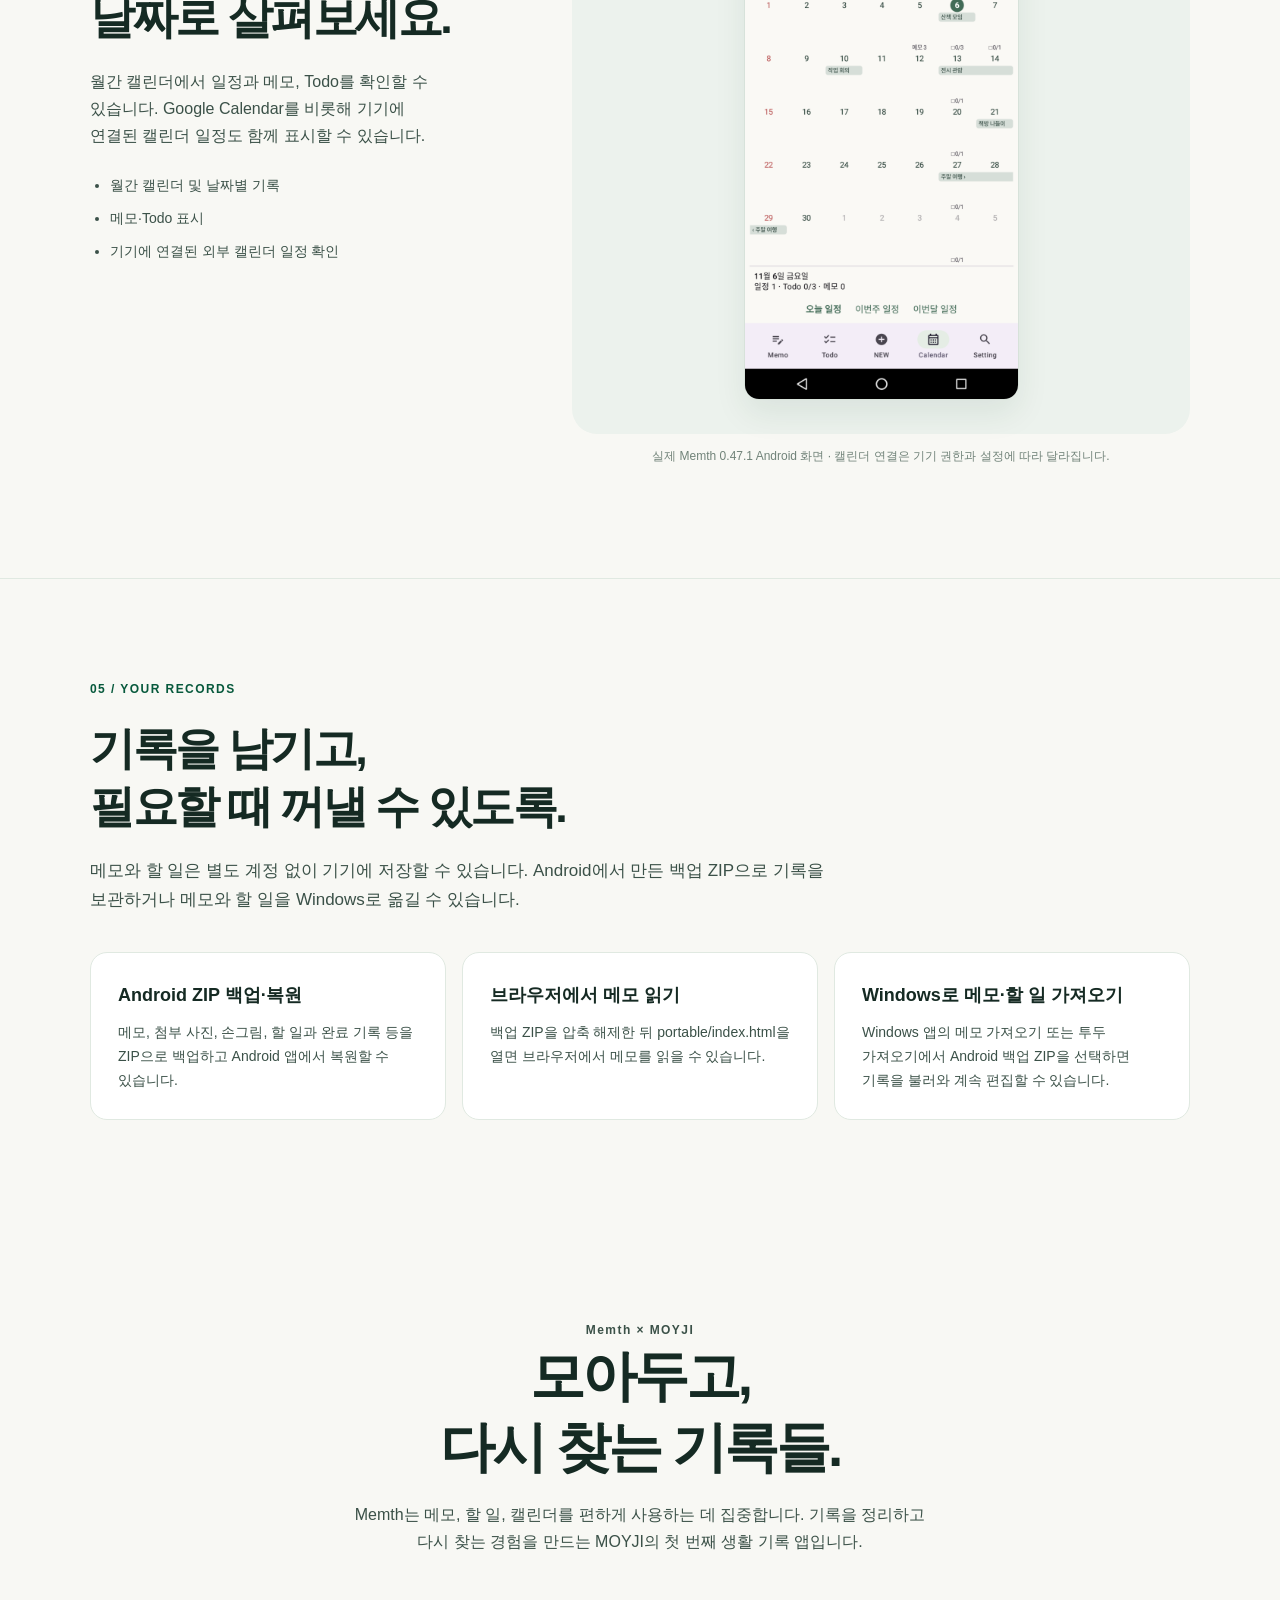
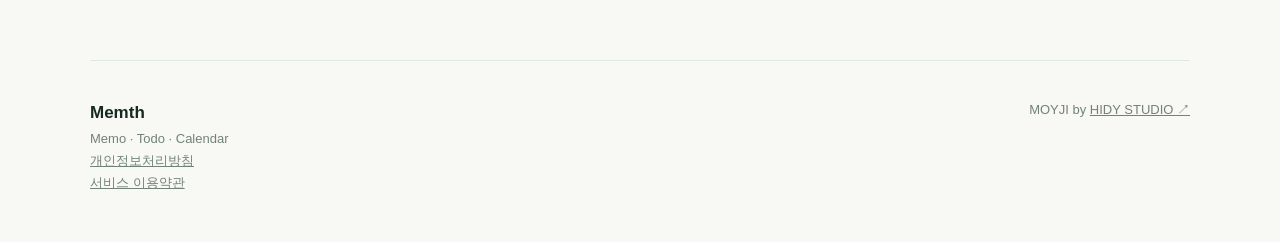
<file: MOYJI/memth.html>
<!DOCTYPE html>
<html lang="ko">
<head>
  <meta charset="UTF-8">
  <meta name="viewport" content="width=device-width, initial-scale=1.0">
  <meta name="description" content="Memth — 메모, 할 일, 캘린더를 한곳에서. 사진과 손그림 메모, 반복 할 일, Google Calendar 일정 확인, ZIP 백업까지.">
  <meta name="theme-color" content="#f8f8f4">
  <title>Memth — 메모 · 할 일 · 캘린더 | MOYJI</title>
  <link rel="icon" href="icon-512.png" type="image/png">
  <style>
    :root {
      --bg: #f8f8f4;
      --white: #ffffff;
      --ink: #152a23;
      --body: #3b5148;
      --muted: #718379;
      --line: #e0e9e1;
      --green: #07593c;
      --green-deep: #054b33;
      --mint: #e9f2eb;
      --lilac: #f3edf8;
    }
    * { box-sizing: border-box; }
    html { scroll-behavior: smooth; scroll-padding-top: 88px; }
    body { margin: 0; background: var(--bg); color: var(--ink); font-family: -apple-system, BlinkMacSystemFont, "Apple SD Gothic Neo", "Malgun Gothic", "Noto Sans KR", sans-serif; line-height: 1.7; word-break: keep-all; }
    a { color: inherit; }
    img { display: block; max-width: 100%; height: auto; }
    .wrap { width: min(1100px, calc(100% - 48px)); margin: 0 auto; }
    .top { position: sticky; top: 0; z-index: 20; background: rgba(248,248,244,.94); backdrop-filter: blur(14px); border-bottom: 1px solid var(--line); }
    .top-inner { min-height: 66px; display: flex; justify-content: space-between; align-items: center; gap: 20px; }
    .home { display: inline-flex; align-items: center; gap: 8px; text-decoration: none; font-size: 15px; font-weight: 800; letter-spacing: -.02em; }
    .home span:first-child { color: var(--green); font-size: 19px; }
    .top-links { display: flex; flex-wrap: wrap; gap: 24px; }
    .top-links a { text-decoration: none; color: var(--body); font-size: 13px; font-weight: 600; }
    .top-links a:hover, .home:hover { color: var(--green); }
    .hero { padding: 86px 0 100px; display: grid; grid-template-columns: minmax(0, 1fr) minmax(0, 1fr); align-items: center; gap: 54px; }
    .eyebrow { text-transform: uppercase; color: var(--green); font-size: 12px; font-weight: 800; letter-spacing: .18em; margin: 0 0 30px; }
    .brandline { display: flex; gap: 18px; align-items: center; margin-bottom: 30px; }
    .brandicon { width: 75px; height: 75px; border-radius: 22px; background: white; border: 1px solid var(--line); object-fit: cover; }
    .brandname { margin: 0; font-size: clamp(56px, 7vw, 90px); line-height: 1; letter-spacing: -.075em; font-weight: 800; }
    .hero h2 { margin: 0 0 22px; font-size: clamp(33px, 4vw, 52px); line-height: 1.24; letter-spacing: -.05em; font-weight: 800; }
    .hero-desc { max-width: 520px; margin: 0 0 24px; color: var(--body); font-size: 18px; }
    .pill-list { display: flex; flex-wrap: wrap; gap: 7px; }
    .pill { border: 1px solid #cadacd; background: var(--white); color: var(--green-deep); border-radius: 999px; padding: 6px 12px; font-size: 12px; font-weight: 700; }
    .hero-note { margin-top: 30px; color: var(--muted); font-size: 12px; }
    .visual { min-width: 0; position: relative; min-height: 620px; border-radius: 32px; background: radial-gradient(ellipse at 45% 40%, #e1eee5 0, #eaf3eb 48%, #f1f6f0 100%); overflow: hidden; display: flex; justify-content: center; align-items: center; gap: 18px; padding: 44px 18px; }
    .visual::after { content: ""; position: absolute; width: 280px; height: 280px; border: 1px solid rgba(10,90,58,.10); border-radius: 50%; right: -110px; top: -100px; }
    .phone { position: relative; width: 43%; min-width: 0; max-width: 225px; padding: 6px; background: #101914; border-radius: 29px; box-shadow: 0 23px 55px rgba(8, 61, 35, .22); overflow: hidden; }
    .phone img { border-radius: 23px; width: 100%; height: auto; }
    .phone.second { transform: translateY(36px); }
    .section { border-top: 1px solid var(--line); padding: 100px 0; }
    .section-label { margin: 0 0 20px; color: var(--green); font-size: 12px; font-weight: 800; letter-spacing: .12em; }
    .section h2 { margin: 0 0 20px; font-size: clamp(28px, 4vw, 45px); letter-spacing: -.055em; line-height: 1.3; }
    .lead { margin: 0 0 38px; max-width: 780px; color: var(--body); font-size: 17px; }
    .intro { display: grid; grid-template-columns: minmax(0, 1fr) minmax(0, 1fr); gap: 50px; align-items: center; }
    .intro p { color: var(--body); font-size: 17px; margin: 0 0 18px; }
    .intro > *, .feature > *, .hero > * { min-width: 0; }
    .intro img { height: auto; min-width: 0; border: 1px solid var(--line); background: white; border-radius: 23px; width: 100%; }
    .feature { display: grid; grid-template-columns: minmax(0, .8fr) minmax(0, 1.2fr); gap: 70px; align-items: start; }
    .feature.reverse { grid-template-columns: minmax(0, 1.2fr) minmax(0, .8fr); }
    .feature.reverse .feature-copy { order: 2; }
    .feature.reverse .screen-area { order: 1; }
    .feature-copy { min-width: 0; position: sticky; top: 115px; }
    .feature-copy p { color: var(--body); font-size: 16px; max-width: 365px; margin: 0 0 25px; }
    .feature-list { padding-left: 20px; color: var(--body); font-size: 14px; }
    .feature-list li { margin: 9px 0; }
    .screen-area { min-width: 0; width: 100%; background: #ecf2ed; border-radius: 25px; padding: 34px; display: flex; justify-content: center; align-items: flex-start; gap: 20px; }
    .screen-area.lilac { background: var(--lilac); }
    .screen-area img { width: min(100%, 275px); border-radius: 15px; border: 1px solid rgba(18,64,40,.09); box-shadow: 0 14px 32px rgba(14,65,35,.08); }
    .screen-area.pair img { width: min(46%, 240px); }
    .screen-caption { margin-top: 12px; text-align: center; color: var(--muted); font-size: 12px; }
    .small-features { display: grid; grid-template-columns: repeat(3, minmax(0,1fr)); gap: 16px; margin-top: 32px; }
    .small-card { background: var(--white); border: 1px solid var(--line); padding: 27px; border-radius: 17px; }
    .small-card strong { display: block; font-size: 18px; margin-bottom: 10px; }
    .small-card p { margin: 0; color: var(--body); font-size: 14px; }
    .ending { text-align: center; padding: 100px 0 105px; }
    .ending h2 { font-size: clamp(34px,5vw,55px); line-height: 1.3; letter-spacing: -.055em; margin: 0 0 17px; }
    .ending p { max-width: 580px; margin: 0 auto; color: var(--body); }
    footer { border-top: 1px solid var(--line); padding: 38px 0 48px; display: flex; justify-content: space-between; gap: 20px; color: var(--muted); font-size: 13px; }
    footer strong { color: var(--ink); font-size: 17px; }
    @media (max-width: 850px) {
      .hero { grid-template-columns: 1fr; padding: 65px 0 85px; }
      .visual { min-height: 500px; max-width: 640px; width: 100%; margin: auto; }
      .intro, .feature, .feature.reverse { grid-template-columns: 1fr; gap: 30px; }
      .feature.reverse .feature-copy, .feature.reverse .screen-area { order: initial; }
      .feature-copy { min-width: 0; position: static; }
      .intro img { max-width: 640px; }
      .small-features { grid-template-columns: 1fr 1fr; }
    }
    @media (max-width: 560px) {
      .wrap { width: min(100% - 32px, 1100px); }
      .top-inner { min-height: 62px; }
      .top-links { gap: 15px; }
      .top-links a { font-size: 12px; }
      .hero { gap: 40px; }
      .brandline { gap: 12px; }
      .brandicon { width: 60px; height: 60px; border-radius: 18px; }
      .hero-desc { font-size: 16px; }
      .visual { min-height: 400px; border-radius: 23px; padding: 26px 14px; gap: 11px; }
      .phone { padding: 4px; border-radius: 20px; }
      .phone img { border-radius: 16px; }
      .section { padding: 74px 0; }
      .screen-area { padding: 20px 13px; gap: 10px; border-radius: 20px; }
      .screen-area img { max-width: 240px; }
      .small-features { grid-template-columns: 1fr; }
      footer { flex-direction: column; gap: 10px; }
    }
    @media (prefers-reduced-motion: reduce) { html { scroll-behavior: auto; } }
    .top-links a.studio-link { color:var(--green); font-weight:800; white-space:nowrap; }
    @media(max-width:540px) {
      .top-links { gap:10px; }
      .top-links a[href="#backup"] { display:none; }
      .top-links a { font-size:11px; }
    }
  </style>
</head>
<body>
  <nav class="top" aria-label="상단 메뉴">
    <div class="wrap top-inner">
      <a class="home" href="index.html"><span aria-hidden="true">←</span><span>MOYJI</span></a>
      <div class="top-links"><a href="../" class="studio-link">STUDIO ↗</a><a href="#features">주요 기능</a><a href="#backup">백업·내보내기</a></div>
    </div>
  </nav>

  <main>
    <header class="wrap hero">
      <div>
        <p class="eyebrow">MOYJI / APPLICATION 01</p>
        <div class="brandline"><img class="brandicon" src="icon-512.png" width="75" height="75" alt="Memth 앱 아이콘"><h1 class="brandname">Memth</h1></div>
        <h2>메모, 할 일, 캘린더.<br>필요한 기록을 한곳에.</h2>
        <p class="hero-desc">글과 사진, 손그림으로 생각을 남기고, 해야 할 일을 정리하고, 일정을 확인하는 생활 기록 앱입니다.</p>
        <div class="pill-list"><span class="pill">Memo</span><span class="pill">Todo</span><span class="pill">Calendar</span><span class="pill">Google Calendar 연동</span></div>
        <p class="hero-note">Google Play 출시 준비 중 · Android 0.47.1 기준 소개</p>
      </div>
      <div class="visual" aria-label="Memth 실제 앱 화면 미리보기">
        <div class="phone"><img src="01-memo-editor.png" width="1440" height="2560" alt="글과 산책 경로 손그림을 함께 기록한 Memth 메모 편집 화면"></div>
        <div class="phone second"><img src="04-calendar.png" width="1440" height="2560" alt="메모와 할 일, 일정을 표시하는 Memth 월간 캘린더 화면"></div>
      </div>
    </header>

    <section class="section" aria-labelledby="about-title">
      <div class="wrap intro">
        <div>
          <p class="section-label">01 / ABOUT Memth</p>
          <h2 id="about-title">생각이 떠올랐을 때,<br>바로 기록할 수 있도록.</h2>
          <p>Memth는 메모를 쓰고, 할 일을 확인하고, 캘린더에서 일정을 살펴보는 과정을 한 앱 안에 담았습니다.</p>
          <p>기능을 억지로 하나로 합치기보다 각 기능에 집중할 수 있도록 구성했습니다. 필요한 때 원하는 화면으로 이동해 기록을 이어갈 수 있습니다.</p>
        </div>
        <img src="feature-graphic-1024x500.png" width="1024" height="500" alt="Memth — 메모, 할 일, 캘린더를 나타내는 소개 이미지">
      </div>
    </section>

    <section id="features" class="section" aria-labelledby="features-title">
      <div class="wrap feature">
        <div class="feature-copy">
          <p class="section-label">02 / MEMO</p>
          <h2 id="features-title">글도, 사진도,<br>손그림도 메모에.</h2>
          <p>떠오른 생각을 글로 적고, 이미지나 손그림을 더해 기록할 수 있습니다. 자주 보는 메모는 고정하고, 제목과 본문을 검색해 다시 찾을 수 있습니다.</p>
          <ul class="feature-list"><li>글·사진·손그림을 포함한 메모</li><li>텍스트 서식 편집</li><li>메모 고정, 그룹 분류, 검색</li></ul>
        </div>
        <div>
          <div class="screen-area pair"><img src="01-memo-editor.png" width="1440" height="2560" loading="lazy" alt="텍스트와 손그림을 입력한 메모 편집 화면"><img src="02-memo-list.png" width="1440" height="2560" loading="lazy" alt="고정한 메모와 여러 기록이 표시되는 메모 목록 화면"></div>
          <p class="screen-caption">실제 Memth 0.47.1 Android 화면</p>
        </div>
      </div>
    </section>

    <section class="section" aria-labelledby="todo-title">
      <div class="wrap feature reverse">
        <div class="feature-copy">
          <p class="section-label">03 / TODO</p>
          <h2 id="todo-title">오늘 할 일부터<br>반복하는 일까지.</h2>
          <p>오늘과 내일의 할 일을 구분해 확인하고, 완료 여부를 체크할 수 있습니다. 반복 주기와 알림을 설정해 정기적으로 해야 하는 일도 관리합니다.</p>
          <ul class="feature-list"><li>할 일 작성·완료 체크</li><li>오늘·내일 일정 구분</li><li>반복 주기와 알림 설정</li></ul>
        </div>
        <div>
          <div class="screen-area lilac"><img src="03-todo.png" width="1440" height="2560" loading="lazy" alt="오늘과 내일의 할 일, 반복 일정을 보여주는 Memth Todo 화면"></div>
          <p class="screen-caption">실제 Memth 0.47.1 Android 화면</p>
        </div>
      </div>
    </section>

    <section class="section" aria-labelledby="calendar-title">
      <div class="wrap feature">
        <div class="feature-copy">
          <p class="section-label">04 / CALENDAR</p>
          <h2 id="calendar-title">일정과 기록을<br>날짜로 살펴보세요.</h2>
          <p>월간 캘린더에서 일정과 메모, Todo를 확인할 수 있습니다. Google Calendar를 비롯해 기기에 연결된 캘린더 일정도 함께 표시할 수 있습니다.</p>
          <ul class="feature-list"><li>월간 캘린더 및 날짜별 기록</li><li>메모·Todo 표시</li><li>기기에 연결된 외부 캘린더 일정 확인</li></ul>
        </div>
        <div>
          <div class="screen-area"><img src="04-calendar.png" width="1440" height="2560" loading="lazy" alt="기기 일정과 메모 및 Todo가 함께 표시되는 Memth 월간 캘린더 화면"></div>
          <p class="screen-caption">실제 Memth 0.47.1 Android 화면 · 캘린더 연결은 기기 권한과 설정에 따라 달라집니다.</p>
        </div>
      </div>
    </section>

    <section id="backup" class="section" aria-labelledby="backup-title">
      <div class="wrap">
        <p class="section-label">05 / YOUR RECORDS</p>
        <h2 id="backup-title">기록을 남기고,<br>필요할 때 꺼낼 수 있도록.</h2>
        <p class="lead">메모와 할 일은 별도 계정 없이 기기에 저장할 수 있습니다. Android에서 만든 백업 ZIP으로 기록을 보관하거나 메모와 할 일을 Windows로 옮길 수 있습니다.</p>
        <div class="small-features">
          <article class="small-card"><strong>Android ZIP 백업·복원</strong><p>메모, 첨부 사진, 손그림, 할 일과 완료 기록 등을 ZIP으로 백업하고 Android 앱에서 복원할 수 있습니다.</p></article>
          <article class="small-card"><strong>브라우저에서 메모 읽기</strong><p>백업 ZIP을 압축 해제한 뒤 portable/index.html을 열면 브라우저에서 메모를 읽을 수 있습니다.</p></article>
          <article class="small-card"><strong>Windows로 메모·할 일 가져오기</strong><p>Windows 앱의 메모 가져오기 또는 투두 가져오기에서 Android 백업 ZIP을 선택하면 기록을 불러와 계속 편집할 수 있습니다.</p></article>
        </div>
      </div>
    </section>

    <section class="wrap ending">
      <p class="section-label">Memth × MOYJI</p>
      <h2>모아두고,<br>다시 찾는 기록들.</h2>
      <p>Memth는 메모, 할 일, 캘린더를 편하게 사용하는 데 집중합니다. 기록을 정리하고 다시 찾는 경험을 만드는 MOYJI의 첫 번째 생활 기록 앱입니다.</p>
    </section>
  </main>
  <footer class="wrap"><div>
  <strong>Memth</strong>
  <div>Memo · Todo · Calendar</div>
  <div><a href="./memth-privacy.html">개인정보처리방침</a></div>
  <div><a href="./memth-terms.html">서비스 이용약관</a></div>
</div><div>MOYJI by <a href="../">HIDY STUDIO ↗</a></div></footer>
</body>
</html>
</file>
<file: HidyGames/assets/css/site.css>
/* HidyGames by HidyStudio — static portfolio */
:root{--ink:#151518;--muted:#72737b;--paper:#fff;--back:#fcfbf8;--line:#ece9e4;--blue:#5396ec;--orange:#f86c4b;--yellow:#f7b74d;--green:#76b584;--font:system-ui,-apple-system,BlinkMacSystemFont,"Noto Sans KR","Apple SD Gothic Neo","Malgun Gothic",sans-serif}
*{box-sizing:border-box}html{scroll-behavior:smooth;scroll-padding-top:90px}body{margin:0;background:var(--paper);color:var(--ink);font-family:var(--font);-webkit-font-smoothing:antialiased;word-break:keep-all}a{color:inherit;text-decoration:none}button{font:inherit;cursor:pointer}img{display:block;max-width:100%}p,h1,h2,h3{margin-top:0}.container{width:min(1180px,calc(100% - 64px));margin-inline:auto}.sr-only{position:absolute;left:-9999px}a:focus-visible,button:focus-visible{outline:3px solid var(--blue);outline-offset:4px}
.site-header{height:83px;background:#fff;border-bottom:1px solid var(--line);position:sticky;top:0;z-index:30}.header-inner{height:100%;display:flex;align-items:center;justify-content:space-between;gap:16px}.brand{display:flex;align-items:center;gap:9px;min-width:0}.brand-icon{width:49px;height:49px;object-fit:contain;flex:none}.brand-lines{display:flex;flex-direction:column;gap:2px}.brand-name{font-size:18px;font-weight:850;letter-spacing:-.75px;line-height:1.05}.brand-by{font-size:10px;font-weight:650;letter-spacing:.15px;color:#888994}.header-side{display:flex;align-items:center;gap:34px}.nav{display:flex;align-items:center;gap:29px}.nav a{font-size:12px;color:#666771;font-weight:750;transition:color .2s}.nav a:hover,.nav a[aria-current=page]{color:var(--ink)}.lang{display:flex;background:#f5f5f6;border:1px solid #eeeef0;border-radius:14px;padding:3px;gap:2px}.lang button{border:0;background:transparent;color:#95969e;border-radius:11px;padding:7px 10px;font-size:11px;font-weight:750;line-height:1}.lang button.is-active{background:#fff;color:#16171b;box-shadow:0 1px 4px #15151812}
.eyebrow{font-size:11px;letter-spacing:1.45px;font-weight:850;color:#777986}.eyebrow .spark{display:inline-block;width:8px;height:8px;border-radius:50%;margin-right:8px;background:var(--orange)}.hero{padding-top:66px;padding-bottom:59px;display:grid;grid-template-columns:1fr 1.06fr;align-items:center;gap:65px;min-height:510px}.hero h1{font-size:clamp(42px,5.1vw,70px);line-height:1.16;letter-spacing:-3px;margin:25px 0 22px;font-weight:900}.hero h1 .accent{color:var(--orange)}.hero .lead{font-size:15px;line-height:1.95;color:#656670;max-width:450px;margin-bottom:33px}.actions{display:flex;gap:10px;flex-wrap:wrap}.btn{display:inline-flex;align-items:center;justify-content:space-between;gap:26px;border-radius:14px;padding:16px 20px;font-size:13px;font-weight:800;min-height:51px;border:1px solid var(--ink);transition:transform .2s,background .2s}.btn:hover{transform:translateY(-2px)}.btn-primary{background:#191a1e;color:#fff}.btn-light{background:#fff;color:var(--ink);border-color:#e7e7e9}.btn .go{font-size:19px;line-height:0}.brand-stage{position:relative;background:#f8f8f8;border:1px solid #f0efef;border-radius:30px;min-height:365px;padding:34px;display:flex;align-items:center;justify-content:center;overflow:hidden}.brand-stage:before{content:'';position:absolute;border-radius:50%;width:125px;height:125px;background:#f7b74d1f;left:-40px;bottom:-45px}.brand-stage:after{content:'';position:absolute;border-radius:50%;width:150px;height:150px;background:#5293e719;right:-45px;top:-60px}.brand-stage-inner{position:relative;z-index:1;background:#fff;box-shadow:0 15px 55px #1a1a1a0c;display:flex;align-items:center;justify-content:center;width:100%;border-radius:22px;min-height:245px;padding:24px}.brand-stage-inner img{width:100%;max-width:500px;height:auto}.stage-sticker{position:absolute;z-index:2;bottom:14px;right:19px;display:inline-flex;align-items:center;gap:7px;padding:10px 13px;border-radius:13px;background:#fff;border:1px solid #efefef;font-size:10px;color:#777;font-weight:800;box-shadow:0 10px 30px #1a1a1a10}.stage-sticker b{color:var(--ink)}.stage-sticker span{width:7px;height:7px;border-radius:50%;background:var(--green)}.tagline-strip{border-top:1px solid var(--line);border-bottom:1px solid var(--line);display:flex;justify-content:space-between;gap:18px;padding:17px 0;color:#888894;font-size:10px;font-weight:850;letter-spacing:2px}.tagline-strip span{display:flex;align-items:center;gap:9px}.tagline-strip i{width:7px;height:7px;border-radius:50%;display:inline-block}.tagline-strip span:nth-child(1) i{background:var(--yellow)}.tagline-strip span:nth-child(2) i{background:var(--orange)}.tagline-strip span:nth-child(3) i{background:var(--blue)}.tagline-strip span:nth-child(4) i{background:var(--green)}
.section{padding-top:110px;padding-bottom:112px}.section-header{display:flex;align-items:flex-end;justify-content:space-between;gap:30px;margin-bottom:32px}.section-header h2{font-size:clamp(31px,3.25vw,46px);letter-spacing:-1.8px;line-height:1.25;font-weight:880;margin:15px 0 0}.section-header p{font-size:13px;color:#777985;line-height:1.85;max-width:310px;margin:0}.card-grid{display:grid;grid-template-columns:repeat(2,minmax(0,1fr));gap:22px}.game-card{border-radius:25px;border:1px solid #e9e9eb;background:#fff;overflow:hidden;display:block;transition:transform .24s,box-shadow .24s}.game-card:hover{transform:translateY(-5px);box-shadow:0 18px 50px #15151810}.cover{height:330px;display:grid;place-items:center;overflow:hidden;position:relative}.cover.gravtile{background:#f1f3fb}.cover.gacha{background:#f7f0ed}.cover img{width:100%;height:100%;object-fit:contain}.card-details{padding:25px 27px 30px}.meta-row{display:flex;align-items:center;justify-content:space-between;gap:10px;color:#85868e;font-size:10px;font-weight:850;letter-spacing:.75px}.status{border-radius:99px;background:#f2f6ff;color:#457aca;padding:7px 10px;letter-spacing:0;white-space:nowrap}.status-muted{background:#f6f6f7;color:#76777f}.card-title{font-size:27px;letter-spacing:-.9px;line-height:1.2;font-weight:850;margin:18px 0 9px;display:flex;align-items:center;justify-content:space-between;gap:14px}.card-title span{font-size:24px;color:#8b8c96;font-weight:450}.card-description{font-size:13px;line-height:1.8;color:#767781;margin:0}.more-row{margin-top:24px;border:1px dashed #d9d9dd;border-radius:21px;padding:25px 28px;display:flex;align-items:center;justify-content:space-between;gap:15px;background:#fdfdfd}.more-row strong{font-size:14px}.more-row p{margin:6px 0 0;color:#81828e;font-size:12px}.more-row .symbol{font-size:29px;display:flex;gap:8px;align-items:center;font-weight:900}.symbol span:nth-child(1){color:var(--yellow)}.symbol span:nth-child(2){color:var(--blue)}.symbol span:nth-child(3){color:var(--green)}.symbol span:nth-child(4){color:var(--orange)}
.about{background:#f9f8f6;border-top:1px solid #f3f0ec;border-bottom:1px solid #f3f0ec}.about-inner{display:grid;grid-template-columns:1.2fr 1fr;gap:90px;align-items:center}.about-title{font-size:clamp(36px,4vw,56px);font-weight:900;letter-spacing:-2.4px;line-height:1.25;margin:18px 0 0}.about-text{font-size:14px;color:#6d6c75;line-height:2;margin-bottom:23px}.tag-stack{display:flex;gap:8px;flex-wrap:wrap}.tag-stack span{font-size:10px;font-weight:850;letter-spacing:.5px;border:1px solid #e7e2da;background:#fff;border-radius:100px;padding:10px 12px}.small-link{font-size:12px;font-weight:850;text-decoration:underline;text-underline-offset:5px}.contact{display:flex;align-items:center;justify-content:space-between;gap:30px}.contact h2{font-size:clamp(34px,4vw,49px);font-weight:850;letter-spacing:-1.8px;margin:12px 0 0}.contact p{font-size:13px;line-height:1.9;color:#75757f;max-width:420px;margin:0}.site-footer{border-top:1px solid var(--line);padding:27px 0 32px}.footer-inner{display:flex;align-items:center;justify-content:space-between;gap:16px;flex-wrap:wrap}.footer-brand{font-weight:900;font-size:17px;letter-spacing:-.4px}.footer-brand small{color:#9b9ca6;font-size:10px;margin-left:8px;font-weight:650}.footer-links{display:flex;gap:24px;flex-wrap:wrap;align-items:center;color:#888990;font-size:11px}.footer-links a:hover{text-decoration:underline}
.page-hero{padding-top:73px;padding-bottom:51px}.page-hero .back{font-size:12px;color:#858590;font-weight:800;display:inline-flex;gap:10px;align-items:center;margin-bottom:27px}.page-hero h1{font-size:clamp(50px,7vw,92px);letter-spacing:-4px;font-weight:900;line-height:1.03;margin:15px 0 19px}.page-hero .intro{font-size:16px;line-height:1.85;color:#72737d;max-width:680px;margin:0}.page-hero .page-headline{font-size:clamp(40px,5vw,62px);margin-bottom:19px}.feature-scene{display:grid;grid-template-columns:1fr .75fr;background:#f3f4fa;border-radius:30px;min-height:460px;overflow:hidden}.feature-scene .visual{display:grid;place-items:center;min-width:0;padding:18px}.feature-scene .visual img{max-height:490px;width:100%;object-fit:contain}.feature-scene .visual.gacha{background:#f8f1ed}.feature-scene .copy{display:flex;flex-direction:column;justify-content:center;padding:60px 55px;background:#f3f4fa}.feature-scene .copy.gacha{background:#faf7f5}.feature-scene .copy .eyebrow{margin-bottom:23px}.feature-scene .copy h2{font-size:clamp(28px,3.3vw,47px);font-weight:900;line-height:1.28;letter-spacing:-1.7px;margin:0 0 34px}.feature-scene .tags{display:flex;flex-wrap:wrap;gap:7px}.feature-scene .tags span{font-size:10px;font-weight:800;background:#fff;padding:9px 11px;border-radius:10px;border:1px solid #e4e6ed}.note{margin-top:13px;font-size:11px;color:#8c8d94}.specs{display:grid;grid-template-columns:repeat(3,1fr);border:1px solid var(--line);border-radius:22px;margin-top:42px;overflow:hidden}.spec{padding:23px 28px}.spec:not(:last-child){border-right:1px solid var(--line)}.spec strong{font-size:28px;letter-spacing:-1px;display:block}.spec span{font-size:11px;color:#777986;margin-top:4px;display:block}.features{display:grid;grid-template-columns:repeat(3,1fr);gap:16px;margin-top:34px}.feature{padding:28px 25px 32px;border:1px solid var(--line);border-radius:20px}.feature .eyebrow{color:#f56b4d;margin-bottom:26px}.feature h3{font-size:21px;letter-spacing:-.8px;margin:0 0 13px}.feature p{font-size:13px;line-height:1.9;color:#777882;margin:0}.mode-band{background:#f8f8f7}.modes{display:grid;grid-template-columns:1fr 1fr;gap:17px;margin-top:34px}.mode{padding:35px;border-radius:21px;background:#fff;border:1px solid #eeedec}.mode h3{font-size:23px;letter-spacing:-.6px;margin:0 0 12px}.mode p{font-size:13px;line-height:1.9;color:#767781;margin:0}.release{display:flex;justify-content:space-between;gap:25px;align-items:center;border:1px solid var(--line);border-radius:20px;padding:33px}.release h2{font-size:25px;letter-spacing:-.7px;margin:0 0 9px}.release p{font-size:13px;color:#747681;line-height:1.8;margin:0;max-width:650px}.release .status{font-size:12px}
@media(max-width:920px){.container{width:min(100% - 38px,1180px)}.hero{grid-template-columns:1fr 1fr;gap:25px}.hero h1{font-size:47px;letter-spacing:-2px}.brand-stage{min-height:295px;padding:20px}.brand-stage-inner{min-height:210px}.header-side{gap:16px}.nav{gap:16px}.cover{height:270px}.about-inner{gap:32px}.feature-scene .copy{padding:40px 30px}.feature-scene{min-height:360px}}
@media(max-width:650px){.container{width:calc(100% - 32px)}.site-header{height:71px}.brand-icon{width:39px;height:39px}.brand-name{font-size:16px}.brand-by{font-size:9px}.header-side{gap:12px}.nav{gap:12px}.nav a{font-size:11px}.nav a.nav-about{display:none}.lang button{padding:8px;font-size:10px}.hero{padding:44px 0 33px;min-height:unset;display:flex;flex-direction:column;align-items:stretch;gap:29px}.hero h1{font-size:42px;letter-spacing:-2px;margin:16px 0}.hero .lead{font-size:13px;line-height:1.85;margin-bottom:21px}.brand-stage{min-height:245px;padding:16px;border-radius:22px}.brand-stage-inner{min-height:180px;padding:10px}.stage-sticker{bottom:10px;right:10px}.tagline-strip{gap:8px;padding:13px 0}.tagline-strip span{font-size:8px;letter-spacing:0}.tagline-strip i{width:5px!important;height:5px!important}.section{padding:65px 0}.section-header{display:block;margin-bottom:24px}.section-header h2{font-size:34px}.section-header p{font-size:12px;margin-top:16px}.card-grid{grid-template-columns:1fr;gap:18px}.cover{height:265px}.card-details{padding:21px 22px 24px}.card-title{font-size:24px}.more-row{padding:19px}.more-row .symbol{font-size:23px}.about-inner{grid-template-columns:1fr;gap:25px}.about-title{font-size:38px}.about-text{font-size:13px}.contact{display:block}.contact p{margin-top:20px}.footer-inner{align-items:flex-start;flex-direction:column;gap:15px}.footer-links{gap:13px}.page-hero{padding-top:38px;padding-bottom:28px}.page-hero h1{font-size:53px;letter-spacing:-2.5px}.page-hero .page-headline{font-size:40px}.page-hero .intro{font-size:13px}.feature-scene{display:flex;flex-direction:column}.feature-scene .visual{height:300px;padding:0}.feature-scene .copy{padding:30px 26px}.feature-scene .copy h2{font-size:31px;margin-bottom:21px}.specs{margin-top:21px}.spec{padding:15px 12px}.spec strong{font-size:22px}.spec span{font-size:10px}.features{grid-template-columns:1fr;gap:11px}.feature{padding:24px}.feature .eyebrow{margin-bottom:16px}.modes{grid-template-columns:1fr;gap:13px}.mode{padding:25px}.release{align-items:flex-start;flex-direction:column;padding:25px}.release h2{font-size:23px}}
@media(prefers-reduced-motion:reduce){html{scroll-behavior:auto}*,*:before,*:after{transition:none!important}}

/* v3: split platform catalogue + actual screenshots / external publishing */
.games-section{padding-top:85px}
.platform-jump{display:flex;flex-wrap:wrap;gap:11px;margin:0 0 60px}
.platform-jump a{display:inline-flex;align-items:center;gap:9px;padding:14px 18px;border:1px solid #e9e9eb;border-radius:14px;background:#fff;font-size:13px;font-weight:850;letter-spacing:.4px;transition:background .2s,border-color .2s}
.platform-jump a:hover{background:#f8f8fa;border-color:#d8d9dd}.platform-jump small{color:#888994;font-size:11px}.platform-jump a>span:last-child{margin-left:12px;color:#a2a2aa}.jump-dot{display:inline-block;border-radius:100%;width:9px;height:9px;flex:none}.jump-dot-blue{background:var(--blue)}.jump-dot-orange{background:var(--orange)}
.platform-section{scroll-margin-top:115px;margin-top:54px}.platform-section+.platform-section{margin-top:95px}.platform-header{display:flex;justify-content:space-between;align-items:end;gap:20px;border-bottom:1px solid var(--line);padding-bottom:20px;margin-bottom:22px}.platform-header h3{font-size:34px;letter-spacing:-1.4px;margin:6px 0 0}.platform-header h3 span{font-size:20px;color:#999ba4;font-weight:750}.platform-kicker{font-weight:850;letter-spacing:1.25px;color:#898b95;font-size:10px;display:flex;align-items:center;gap:8px}.platform-header p{font-size:12px;color:#868790;margin:0 0 3px}
.platform-card{display:grid;grid-template-columns:1fr 1fr;border:1px solid #e8e8ed;border-radius:25px;overflow:hidden;min-height:370px;background:#fff}.platform-art{min-width:0;display:flex;align-items:center;justify-content:center;overflow:hidden}.art-gravtile{background:#f0f2fa}.art-gacha{background:#211b17}.platform-art img{width:100%;height:100%;object-fit:cover;transition:transform .35s}.art-gravtile img{object-fit:contain}.platform-art:hover img{transform:scale(1.035)}.platform-info{padding:39px 38px;display:flex;flex-direction:column;justify-content:center}.platform-meta{font-size:11px;letter-spacing:.8px;color:#8f9098;font-weight:800;display:flex;justify-content:space-between;align-items:center;gap:10px}.platform-info h4{font-size:clamp(28px,3.2vw,43px);line-height:1.1;letter-spacing:-1.5px;margin:20px 0 15px;font-weight:900}.platform-lead{font-weight:800;font-size:15px;line-height:1.7;margin-bottom:8px}.platform-summary{color:#777982;font-size:13px;line-height:1.85;margin:0 0 22px}.platform-actions{display:flex;align-items:center;gap:20px;flex-wrap:wrap}.platform-actions .btn{min-height:44px;padding:11px 15px;font-size:12px}.text-link{font-size:12px;font-weight:800;color:#51545e;text-decoration:underline;text-underline-offset:4px}.text-link:hover{color:var(--orange)}.store-caption{font-size:10px;color:#95959b;margin-top:13px}.status-live{background:#eaf8ee;color:#368351}.future-note{font-size:12px;color:#9697a0;margin:27px 0 0}
.contact-updated{align-items:stretch}.contact-updated>div:first-child{flex:1}.contact-updated p{margin:20px 0 0}.contact-links{display:grid;grid-template-columns:1fr;gap:12px;width:min(480px,100%)}.contact-link{display:flex;justify-content:space-between;align-items:center;gap:15px;background:#f9f9fa;border:1px solid #ececf0;border-radius:17px;padding:19px 22px}.contact-link b,.contact-link small{display:block}.contact-link b{font-size:13px}.contact-link small{font-size:12px;color:#85868f;margin-top:6px}.contact-link>span:last-child{color:#9396a0;font-size:18px}.contact-link:hover{border-color:#cdd1da}
.gacha-title{padding-bottom:36px}.gacha-title h1{font-size:clamp(51px,7vw,94px)}.gacha-title .intro{max-width:760px}.gacha-cta-row{display:flex;flex-wrap:wrap;align-items:center;gap:12px;margin-top:27px}.gacha-cta-row .btn{gap:20px}.gacha-cta-row .text-link{margin-left:8px}
.gacha-main-visual{position:relative;overflow:hidden;border-radius:25px;background:#2d211b}.gacha-main-visual img{width:100%;height:auto;display:block}.real-shot{position:absolute;left:22px;bottom:19px;padding:10px 14px;border-radius:8px;background:#151518d9;color:white;font-weight:850;letter-spacing:1px;font-size:10px}
.gacha-info-strip{display:grid;grid-template-columns:repeat(3,1fr);border:1px solid var(--line);border-radius:18px;margin-top:22px;overflow:hidden}.gacha-info-strip>div{padding:22px 25px}.gacha-info-strip>div:not(:last-child){border-right:1px solid var(--line)}.gacha-info-strip strong{font-size:18px;display:block;letter-spacing:-.5px}.gacha-info-strip span{font-size:11px;color:#898991;display:block;margin-top:6px}.gacha-features{padding-top:93px}
.gacha-gallery-band{background:#faf9f7;border-top:1px solid #f1efeb;border-bottom:1px solid #f1efeb}.gallery-grid{display:grid;grid-template-columns:repeat(3,minmax(0,1fr));gap:16px}.gallery-item{display:block;background:#fff;border:1px solid #e8e7e5;overflow:hidden;border-radius:15px;transition:transform .2s,box-shadow .2s}.gallery-item:hover{transform:translateY(-3px);box-shadow:0 12px 35px #18181b0c}.gallery-item img{aspect-ratio:16/9;object-fit:cover;width:100%;height:auto}.gallery-item>span{display:flex;justify-content:space-between;gap:10px;padding:11px 13px;font-size:12px;font-weight:750;color:#65666e}.gallery-item>span span[aria-hidden]{color:#a0a0a8}
.purchase-grid{display:grid;grid-template-columns:repeat(2,minmax(0,1fr));gap:18px}.purchase-card{border:1px solid #eae9e7;background:#fff;border-radius:22px;padding:35px;display:flex;flex-direction:column;align-items:flex-start}.purchase-card-tinted{background:#f8f7f5}.purchase-label{font-size:11px;color:var(--orange);font-weight:900;letter-spacing:1.2px}.purchase-card h3{font-size:29px;letter-spacing:-1px;margin:15px 0 13px}.purchase-card p{font-size:13px;color:#777981;line-height:1.9;margin:0 0 28px;max-width:425px;flex:1}.purchase-card .btn{font-size:12px;min-height:46px;padding:12px 17px}.store-disclaimer{font-size:11px;color:#888994;margin:17px 0 0}
.gacha-video-band{background:#f4f5f8}.gacha-video-inner{display:flex;justify-content:space-between;align-items:center;gap:30px}.gacha-video-inner h2{font-size:clamp(30px,3.2vw,44px);letter-spacing:-1.3px;margin:16px 0 11px}.gacha-video-inner p{font-size:13px;color:#797a84;margin:0;line-height:1.9}.gacha-support{border:1px solid var(--line);border-radius:23px;padding:37px;display:flex;gap:25px;align-items:center;justify-content:space-between}.gacha-support h2{font-size:28px;letter-spacing:-.8px;margin:15px 0 8px}.gacha-support p{font-size:13px;color:#777982;margin:0;line-height:1.8}.email-cta{font-size:14px;font-weight:850;padding:16px 18px;border-radius:12px;background:#191a1e;color:#fff;white-space:nowrap}.email-cta span{margin-left:12px}
@media(max-width:920px){.platform-info{padding:25px}.platform-card{min-height:330px}.platform-info h4{font-size:33px}.platform-summary{font-size:12px}.gacha-title h1{font-size:70px}.gallery-grid{grid-template-columns:repeat(2,minmax(0,1fr))}}
@media(max-width:650px){.games-section{padding-top:46px}.platform-jump{margin-bottom:32px}.platform-jump a{padding:12px 13px;font-size:11px}.platform-section{margin-top:34px}.platform-section+.platform-section{margin-top:66px}.platform-header{display:block;padding-bottom:14px}.platform-header h3{font-size:27px}.platform-header h3 span{font-size:16px}.platform-header p{margin-top:10px;font-size:11px}.platform-card{display:flex;flex-direction:column}.platform-art{height:250px;flex:none}.platform-info{padding:24px 21px 27px}.platform-info h4{font-size:34px;margin-top:16px}.platform-lead{font-size:14px}.platform-summary{font-size:12px}.contact-links{width:100%;margin-top:21px}.gacha-title h1{font-size:49px;letter-spacing:-2.3px}.gacha-cta-row{gap:9px}.gacha-cta-row .btn{width:100%;justify-content:space-between}.gacha-cta-row .text-link{margin:10px 0 0}.gacha-main-visual{border-radius:16px}.real-shot{left:10px;bottom:10px;font-size:8px;padding:8px}.gacha-info-strip>div{padding:13px 11px}.gacha-info-strip strong{font-size:12px;letter-spacing:-.2px}.gacha-info-strip span{font-size:9px}.gallery-grid{gap:10px}.gallery-item>span{font-size:10px;padding:9px}.purchase-grid{grid-template-columns:1fr;gap:11px}.purchase-card{padding:24px}.purchase-card h3{font-size:25px}.gacha-video-inner{display:block}.gacha-video-inner .btn{margin-top:22px}.gacha-support{display:block;padding:24px}.email-cta{display:inline-flex;white-space:normal;margin-top:24px;overflow-wrap:anywhere;font-size:12px}.future-note{font-size:11px}}


/* v4: GRAVTILE actual screenshots */
.art-wide-shot img{object-fit:cover}
.gravtile-scene{background:#eef1f8}
.gravtile-main-visual{position:relative;background:#1c2431}
.gravtile-main-visual img{width:100%;height:100%;object-fit:cover;display:block}
.gravtile-features{grid-template-columns:repeat(4,1fr)}
.gravtile-gallery .gallery-item img{aspect-ratio:9/16;object-fit:cover;background:#0d1d29}
.gravtile-modes{grid-template-columns:repeat(2,minmax(0,1fr))}
@media(max-width:920px){.gravtile-features{grid-template-columns:repeat(2,1fr)}}
@media(max-width:650px){.gravtile-gallery .gallery-item img{aspect-ratio:9/16}.gravtile-features{grid-template-columns:1fr}}


/* v5: landscape GRAVTILE imagery / simpler hero / 11x11 information */
/* The Android banner is complete and contained; the PC screenshot continues to fill its panel. */
.platform-art.art-gravtile{background:#1a3038;padding:0;min-height:0;}
.platform-art.art-gravtile img{display:block;width:100%;height:100%;object-fit:contain;object-position:center;transform:none;}
.platform-art.art-gravtile:hover img{transform:none;}
/* Both catalogue card image columns take the same visual height, independent of source image dimensions. */
.platform-card{min-height:370px;}
.platform-art{position:relative;min-height:0;}
.platform-art > img{position:absolute;inset:0;width:100%;height:100%;}
/* Full-width key visual replaces the redundant two-column feature copy and metrics row. */
.gravtile-banner{width:100%;overflow:hidden;border-radius:24px;background:#172c34;}
.gravtile-banner img{display:block;width:100%;height:auto;aspect-ratio:1024/500;object-fit:contain;}
/* Portrait shots are intentionally smaller, with no cropping. */
.gravtile-gallery{grid-template-columns:repeat(4,minmax(0,1fr));gap:14px;}
.gravtile-gallery .gallery-item{min-width:0;}
.gravtile-gallery .gallery-item img{display:block;width:100%;height:auto;aspect-ratio:9/16;object-fit:contain;}
@media(max-width:920px){
  .gravtile-gallery{grid-template-columns:repeat(3,minmax(0,1fr));}
  .platform-card{min-height:350px;}
}
@media(max-width:650px){
  .platform-card{min-height:unset;}
  .platform-art{width:100%;height:225px;flex:none;}
  .platform-art > img{position:relative;inset:auto;width:100%;height:100%;}
  .gravtile-banner{border-radius:16px;}
  .gravtile-gallery{grid-template-columns:repeat(2,minmax(0,1fr));gap:10px;}
}

/* v5 polish: match the two card heights without enlarging either artwork. */
@media(min-width:921px){
  .platform-info{padding:27px 35px;}
  .platform-info h4{margin:14px 0 10px;}
  .platform-summary{margin-bottom:15px;}
}


/* Parent studio site navigation, added for single repository hosting. */
.nav a.nav-hub { color:#1b1d20; font-weight:850; white-space:nowrap; }
.nav a.nav-hub:hover { color:#f06c4d; }
@media (max-width:650px) {
  .site-header .nav a:not(.nav-hub) { display:none; }
  .site-header .nav a.nav-hub { display:inline-flex; font-size:11px; }
  .site-header .nav { gap:0; }
}
</file>
<file: MOYJI/style.css>
:root {
  --bg: #f7f7f5;
  --surface: #ffffff;

  --text: #111111;
  --subtext: #666666;
  --muted: #929292;

  --line: #ddddda;

  --accent: #4f6ef7;

  --green-bg: #e8f4eb;
  --green-text: #367447;

  --blue-bg: #eaf0fa;
  --blue-text: #4b6484;

  --gray-bg: #eeeeeb;
  --gray-text: #777777;
}


* {
  box-sizing: border-box;
}


html {
  scroll-behavior: smooth;
}


body {
  margin: 0;

  background: var(--bg);
  color: var(--text);

  font-family:
    Arial,
    "Noto Sans KR",
    sans-serif;

  line-height: 1.7;
}


/* NAV */

.top-nav {
  position: fixed;

  top: 0;
  left: 0;

  width: 100%;

  z-index: 100;

  background:
    rgba(247, 247, 245, 0.9);

  backdrop-filter:
    blur(14px);

  border-bottom:
    1px solid rgba(0, 0, 0, 0.06);
}


.nav-inner {
  width:
    min(
      1100px,
      calc(100% - 48px)
    );

  height: 64px;

  margin: 0 auto;

  display: flex;

  align-items: center;
  justify-content: space-between;
}


.nav-logo {
  color: var(--text);

  font-size: 18px;
  font-weight: 800;

  letter-spacing: -0.04em;

  text-decoration: none;
}


.nav-links {
  display: flex;

  gap: 24px;
}


.nav-links a {
  color: var(--subtext);

  font-size: 13px;

  text-decoration: none;
}


.nav-links a:hover {
  color: var(--text);
}


/* MAIN */

main {
  width:
    min(
      1100px,
      calc(100% - 48px)
    );

  margin: 0 auto;
}


/* HERO */

.hero {
  min-height: 100vh;

  padding-top: 64px;

  display: flex;
  flex-direction: column;

  justify-content: center;
}


.eyebrow {
  margin:
    0 0 24px;

  color: var(--muted);

  font-size: 11px;
  font-weight: 600;

  letter-spacing: 0.18em;
}


.hero-logo {
  margin:
    0 0 50px;

  font-size:
    clamp(
      68px,
      12vw,
      140px
    );

  line-height: 0.85;

  letter-spacing: -0.075em;
}


.catchphrase {
  margin: 0;

  font-size:
    clamp(
      36px,
      6vw,
      64px
    );

  line-height: 1.2;

  letter-spacing: -0.055em;
}


.tagline {
  margin:
    28px 0 0;

  color: var(--subtext);

  font-size: 18px;
}


.accent-line {
  width: 64px;
  height: 4px;

  margin:
    44px 0 28px;

  background:
    var(--accent);

  border-radius: 999px;
}


.hero-description {
  max-width: 520px;

  margin: 0;

  color: var(--muted);

  font-size: 15px;

  line-height: 1.9;
}


/* GENERAL SECTION */

.section {
  padding:
    120px 0;

  border-top:
    1px solid var(--line);
}


.section-label {
  margin-bottom: 38px;

  color: var(--muted);

  font-size: 12px;
  font-weight: 600;

  letter-spacing: 0.16em;
}


.section-heading {
  margin:
    0 0 36px;

  font-size:
    clamp(
      32px,
      5vw,
      54px
    );

  line-height: 1.25;

  letter-spacing: -0.045em;
}


/* ABOUT */

.about-layout {
  display: grid;

  grid-template-columns:
    1fr 1.2fr;

  gap: 80px;
}


.about-content {
  max-width: 600px;
}


.about-content p {
  margin:
    0 0 26px;

  font-size: 18px;

  line-height: 1.9;

  letter-spacing: -0.02em;
}


.muted {
  color: var(--subtext);
}


/* CURRENT FOCUS */

.focus-section {
  padding-top: 100px;
}


.focus-card {
  padding:
    48px;

  background:
    var(--text);

  color: #ffffff;

  border-radius: 24px;
}


.focus-top {
  display: flex;

  justify-content: space-between;
  align-items: flex-start;

  gap: 20px;
}


.focus-caption {
  margin:
    0 0 8px;

  color: #8e8e8e;

  font-size: 11px;

  letter-spacing: 0.14em;
}


.focus-card h2 {
  margin: 0;

  font-size:
    clamp(
      38px,
      6vw,
      64px
    );

  letter-spacing: -0.05em;
}


.focus-title {
  margin:
    60px 0 14px;

  font-size: 22px;

  font-weight: 600;
}


.focus-description {
  max-width: 620px;

  margin: 0;

  color: #bcbcbc;

  font-size: 16px;

  line-height: 1.9;
}


.focus-tags {
  display: flex;

  flex-wrap: wrap;

  gap: 8px;

  margin-top: 36px;
}


.focus-tags span {
  padding:
    6px 11px;

  border:
    1px solid #333333;

  border-radius: 999px;

  color: #aaaaaa;

  font-size: 11px;
}


/* PROJECT SECTION */

.section-head {
  display: flex;

  justify-content: space-between;

  align-items: flex-end;

  gap: 60px;

  margin-bottom: 48px;
}


.section-head .section-heading {
  margin: 0;
}


.section-head > p {
  max-width: 340px;

  margin: 0;

  color: var(--muted);

  font-size: 14px;

  line-height: 1.8;
}


.projects {
  display: grid;

  grid-template-columns:
    repeat(2, 1fr);

  gap: 18px;
}


.project-card {
  min-height: 270px;

  padding:
    30px;

  background:
    var(--surface);

  border:
    1px solid var(--line);

  border-radius: 20px;

  transition:
    transform 0.2s ease,
    border-color 0.2s ease;
}


.project-card:hover {
  transform:
    translateY(-3px);

  border-color:
    #bababa;
}


.project-card.highlight {
  border-color:
    rgba(79, 110, 247, 0.55);
}


.project-number {
  margin-bottom: 48px;

  color: var(--muted);

  font-size: 11px;

  letter-spacing: 0.12em;
}


.project-head {
  display: flex;

  align-items: center;
  justify-content: space-between;

  gap: 16px;
}


.project-card h3 {
  margin: 0;

  font-size: 27px;

  letter-spacing: -0.04em;
}


.project-category {
  margin:
    8px 0 26px;

  color: var(--muted);

  font-size: 12px;
}


.project-description {
  max-width: 360px;

  margin: 0;

  color: var(--subtext);

  font-size: 14px;

  line-height: 1.8;
}


/* STATUS */

.status {
  flex-shrink: 0;

  padding:
    5px 10px;

  border-radius: 999px;

  font-size: 10px;
  font-weight: 600;

  letter-spacing: 0.05em;

  text-transform: uppercase;
}


.status.developing {
  background:
    var(--green-bg);

  color:
    var(--green-text);
}


.status.planning {
  background:
    var(--blue-bg);

  color:
    var(--blue-text);
}


.status.idea {
  background:
    var(--gray-bg);

  color:
    var(--gray-text);
}


/* PRINCIPLES */

.principles {
  display: grid;

  grid-template-columns:
    repeat(3, 1fr);

  gap: 18px;
}


.principle {
  padding:
    30px 0 0;

  border-top:
    2px solid var(--text);
}


.principle-number {
  display: block;

  margin-bottom: 32px;

  color: var(--muted);

  font-size: 11px;
}


.principle h3 {
  margin:
    0 0 16px;

  font-size: 24px;
}


.principle p {
  margin: 0;

  color: var(--subtext);

  font-size: 14px;

  line-height: 1.8;
}


/* PHILOSOPHY */

.philosophy blockquote {
  margin:
    0 0 44px;

  font-size:
    clamp(
      40px,
      7vw,
      72px
    );

  line-height: 1.2;

  letter-spacing: -0.06em;
}


.philosophy blockquote span {
  display: block;

  color: var(--muted);
}


.philosophy blockquote strong {
  display: block;
}


.philosophy p {
  margin: 0;

  color: var(--subtext);

  font-size: 18px;

  line-height: 1.8;
}


/* FOOTER */

footer {
  display: flex;

  justify-content: space-between;
  align-items: flex-end;

  gap: 30px;

  padding:
    80px 0 50px;

  border-top:
    1px solid var(--line);
}


.footer-brand strong {
  display: block;

  margin-bottom: 6px;

  font-size: 20px;
}


.footer-brand p {
  margin: 0;

  color: var(--muted);

  font-size: 13px;
}


.footer-right {
  display: flex;

  gap: 18px;

  align-items: center;

  color: var(--muted);

  font-size: 12px;
}


.footer-right a {
  color: var(--subtext);

  text-decoration: none;
}


.footer-right a:hover {
  color: var(--text);
}


/* MOBILE */

@media
(max-width: 760px) {

  main {
    width:
      min(
        100% - 32px,
        1100px
      );
  }


  .nav-inner {
    width:
      min(
        100% - 32px,
        1100px
      );
  }


  .nav-links {
    gap: 14px;
  }


  .nav-links a {
    font-size: 11px;
  }


  .hero {
    min-height: 90vh;
  }


  .hero-logo {
    margin-bottom: 36px;
  }


  .section {
    padding:
      90px 0;
  }


  .about-layout {
    grid-template-columns: 1fr;

    gap: 10px;
  }


  .focus-card {
    padding:
      30px;
  }


  .section-head {
    display: block;
  }


  .section-head > p {
    margin-top: 20px;
  }


  .projects {
    grid-template-columns: 1fr;
  }


  .project-card {
    min-height: auto;
  }


  .principles {
    grid-template-columns: 1fr;

    gap: 50px;
  }


  footer {
    flex-direction: column;

    align-items: flex-start;
  }


  .footer-right {
    flex-direction: column;

    align-items: flex-start;

    gap: 6px;
  }

}


/* Links to parent HIDY STUDIO site */
.nav-links a.nav-studio { color:#111; font-weight:700; white-space:nowrap; }
.studio-footer-link { color:inherit; text-decoration:underline; text-underline-offset:3px; }
@media(max-width:480px) {
  .nav-links { gap:12px; }
  .nav-links a[href="#principles"] { display:none; }
  .nav-links a.nav-studio { font-size:10px; }
}
</file>
